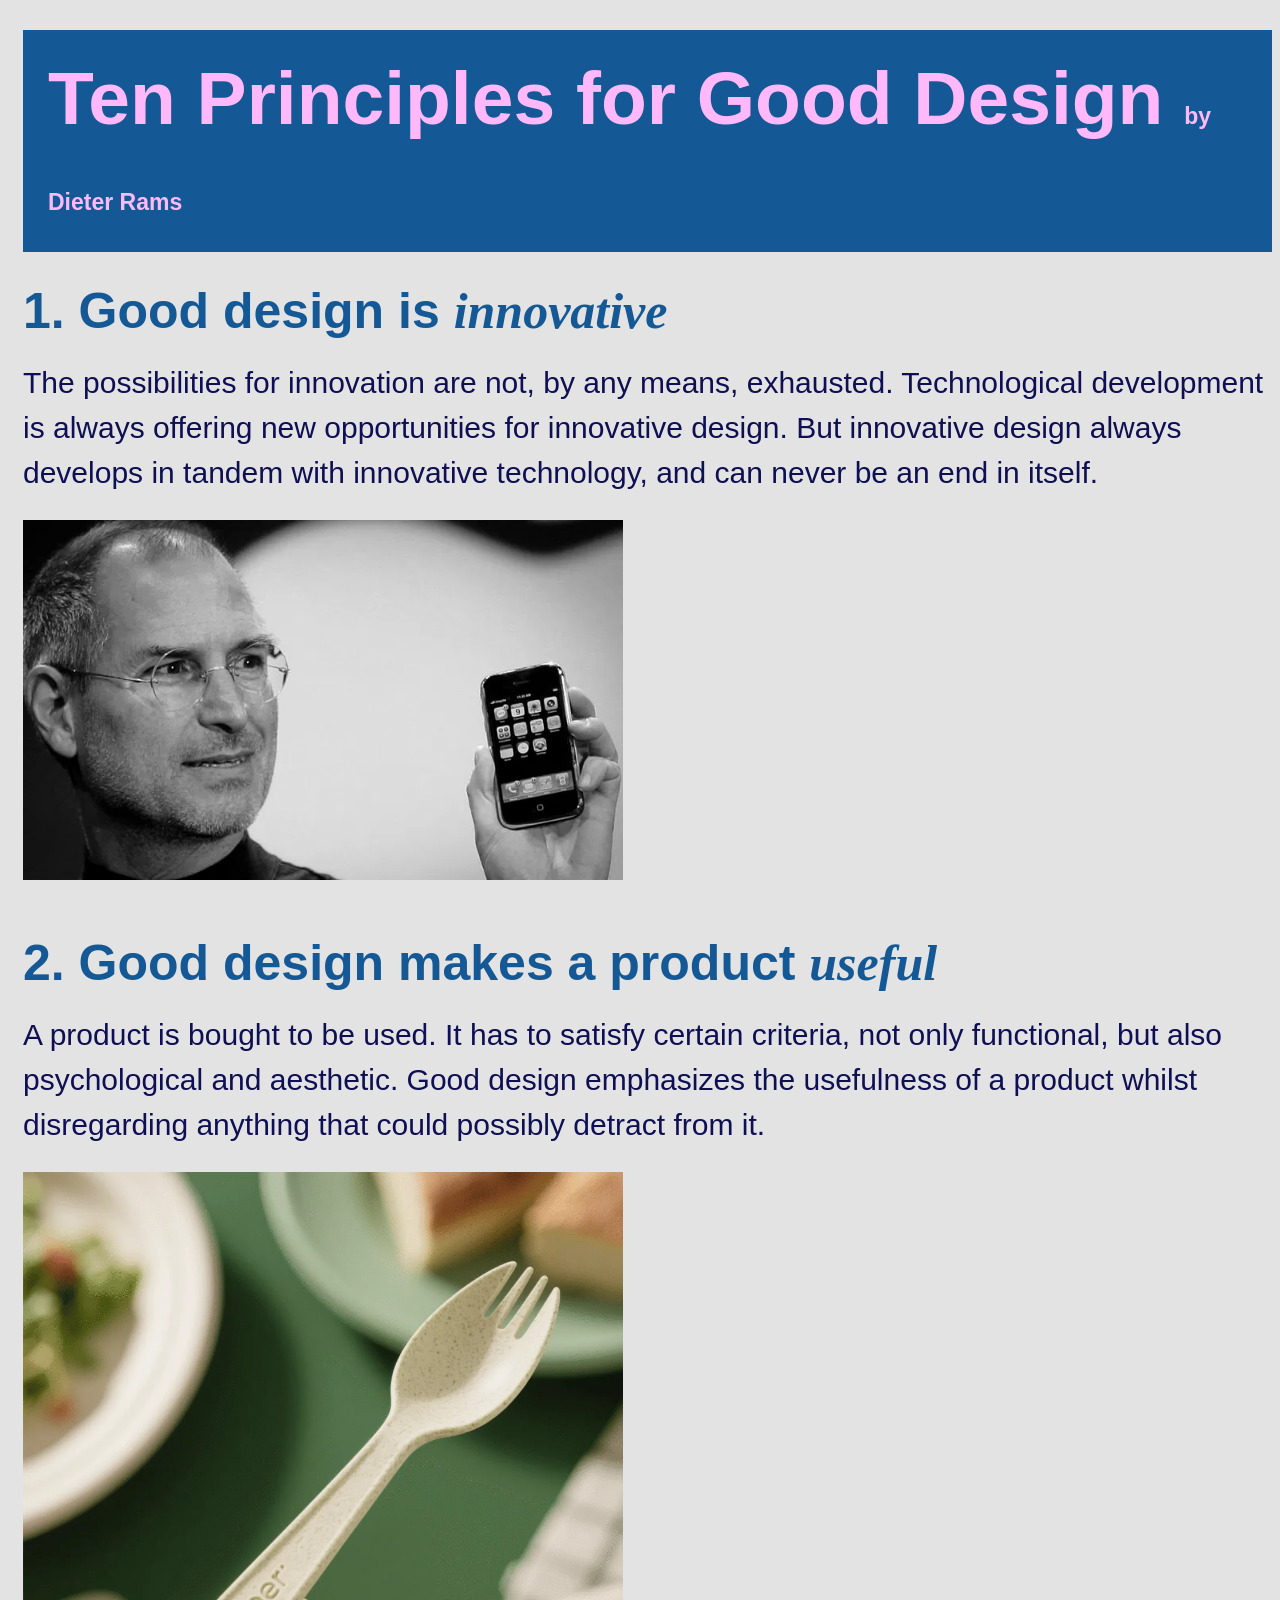
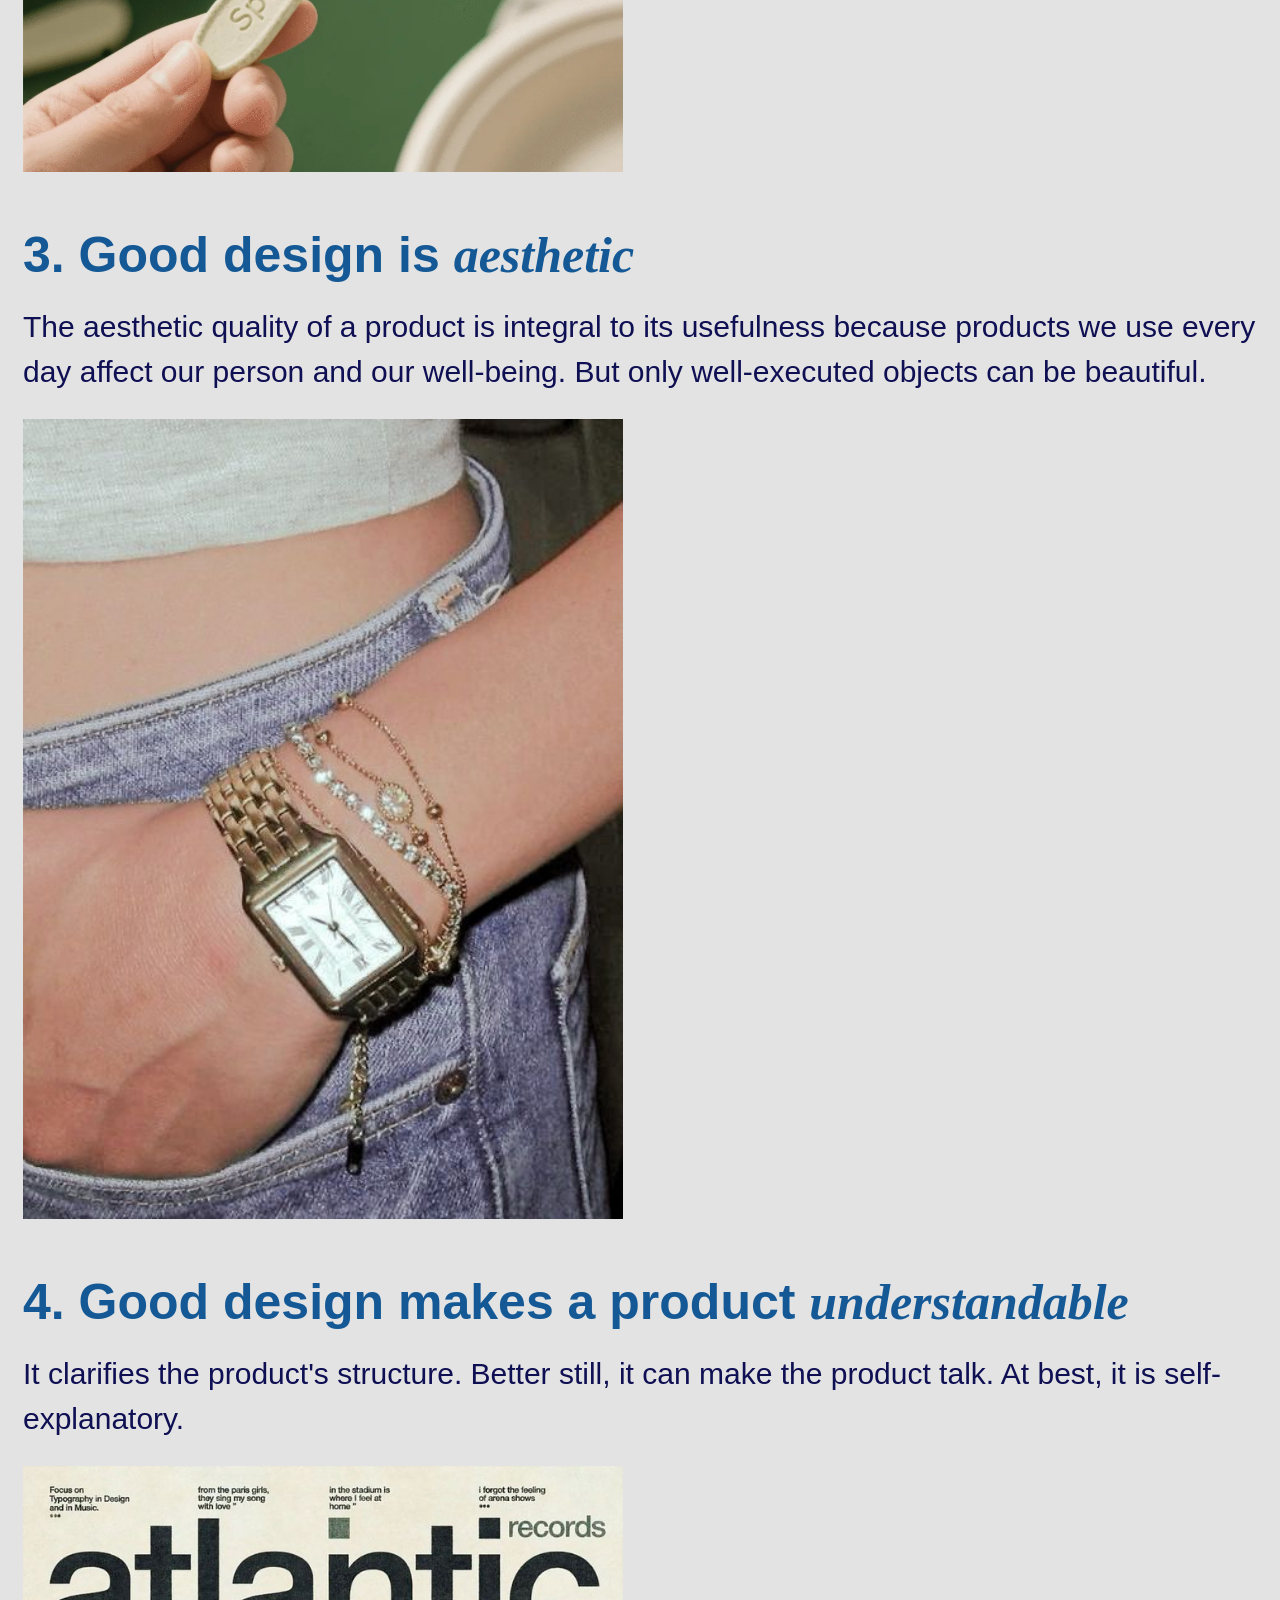
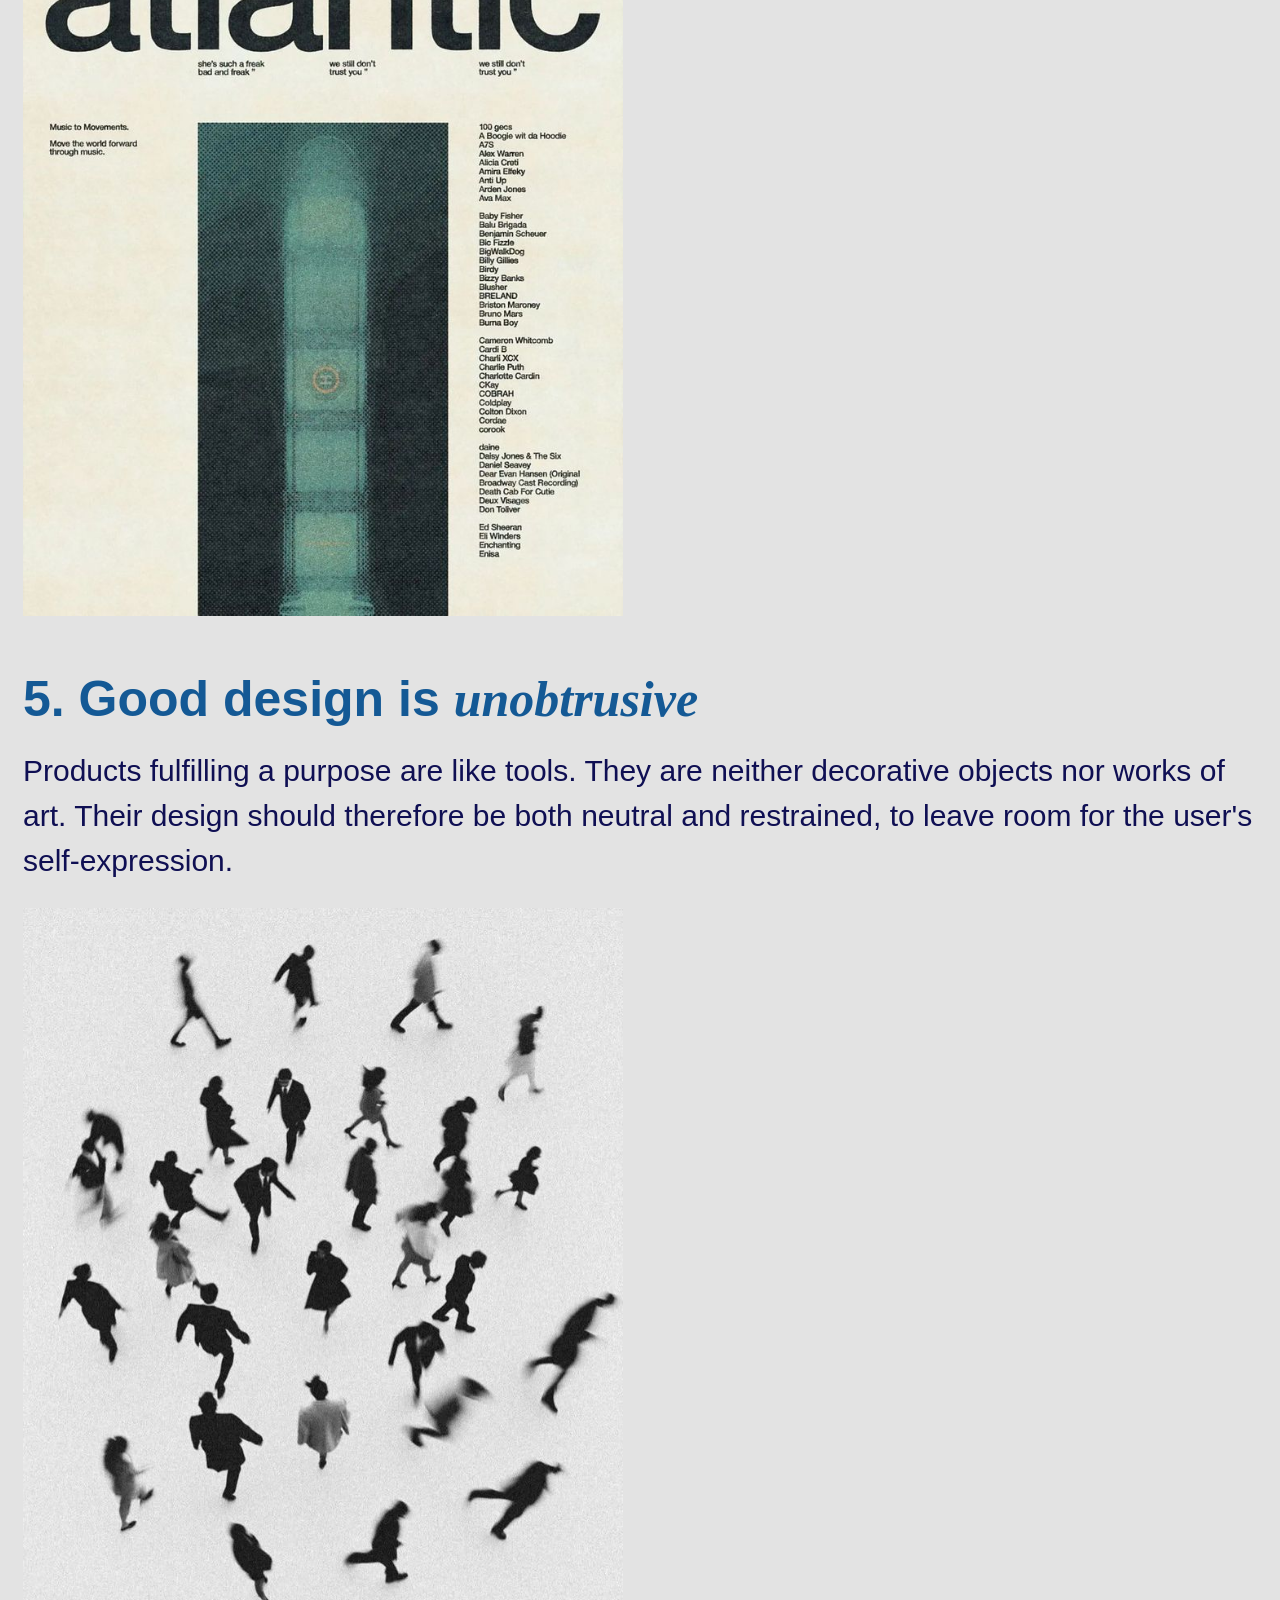
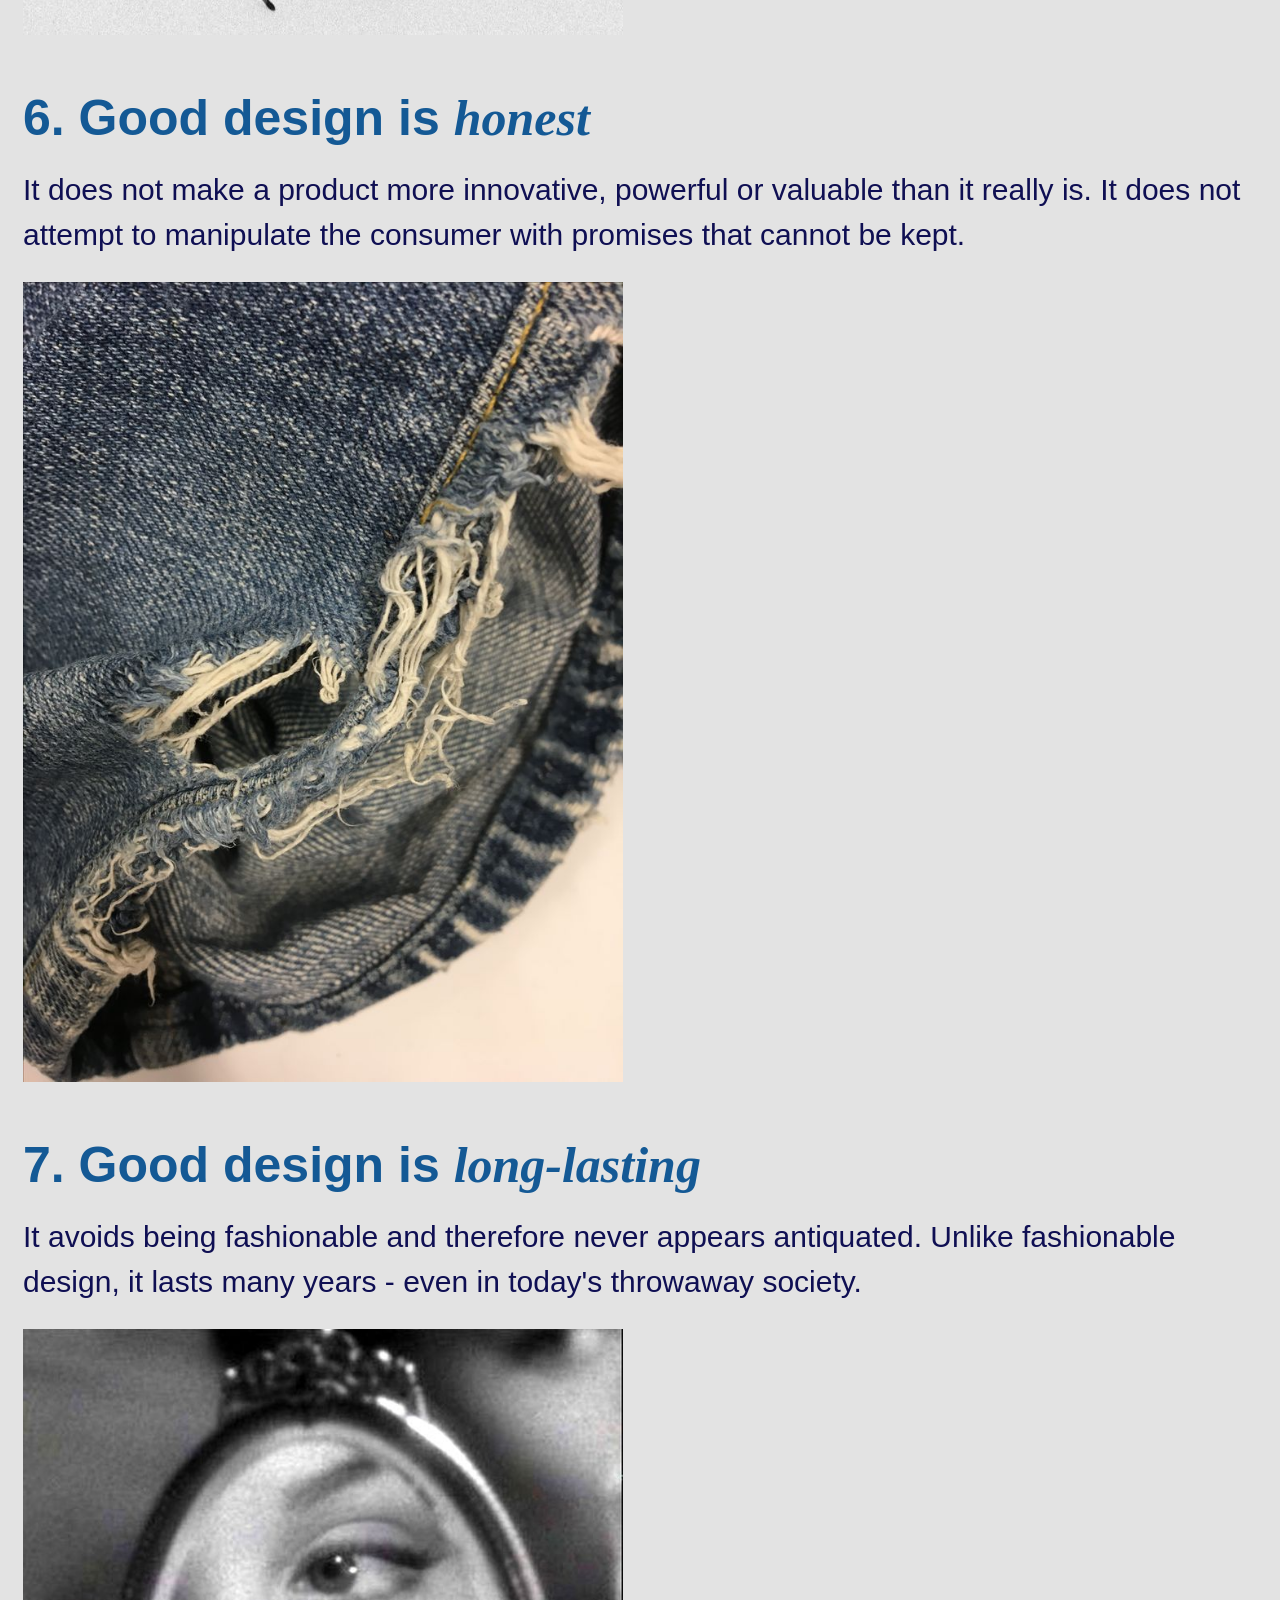
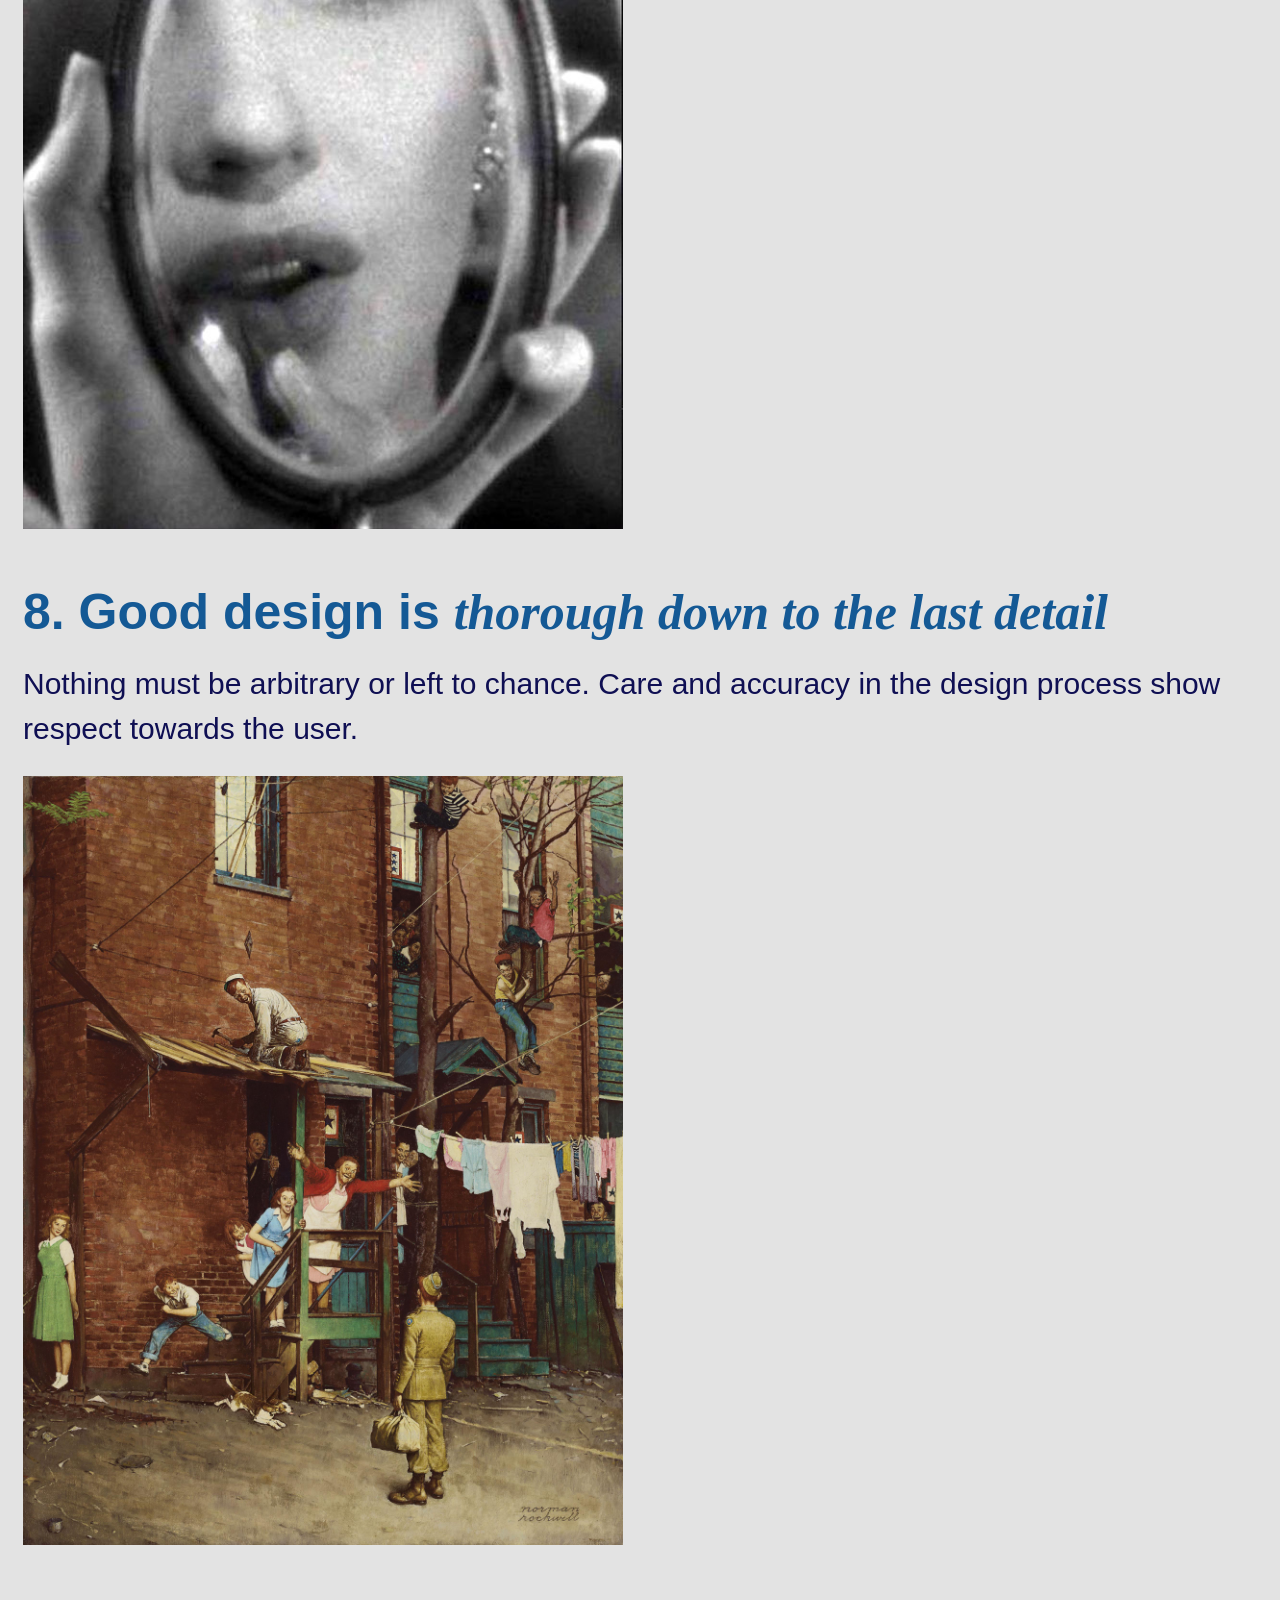
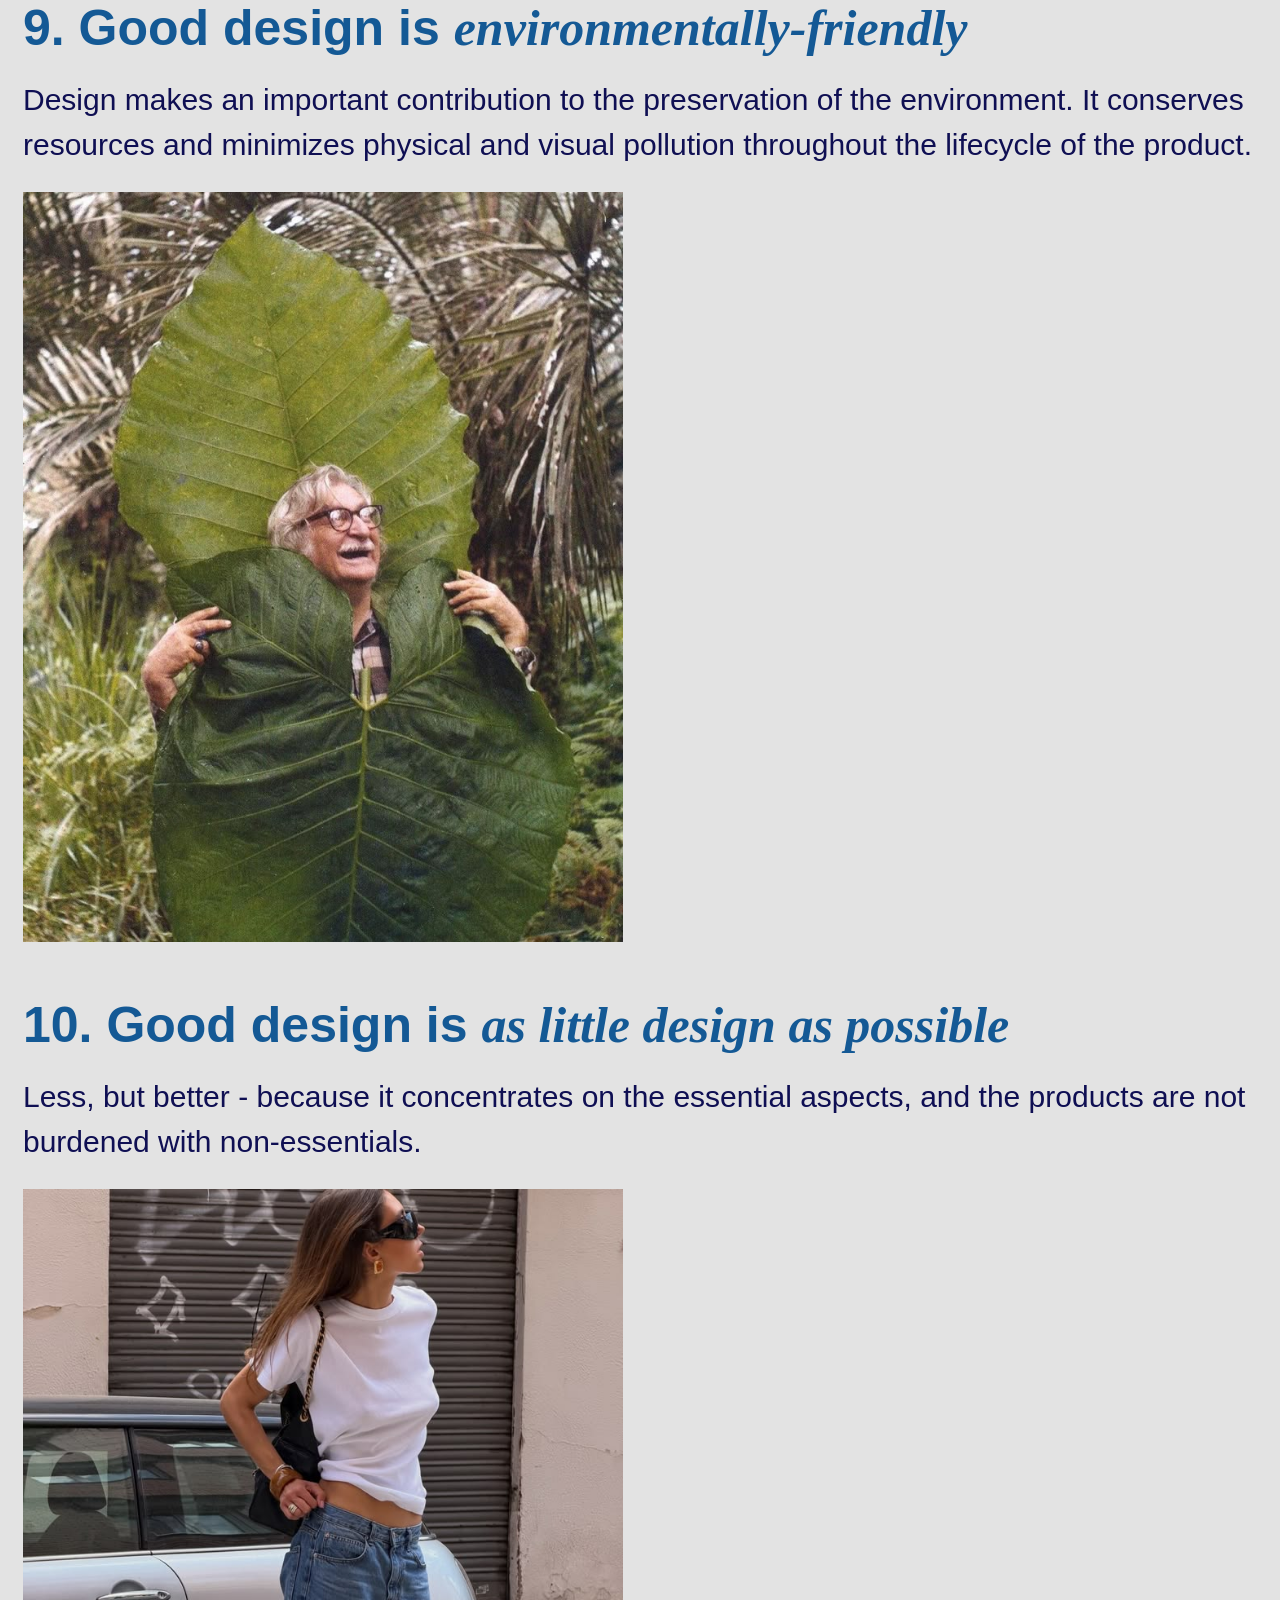
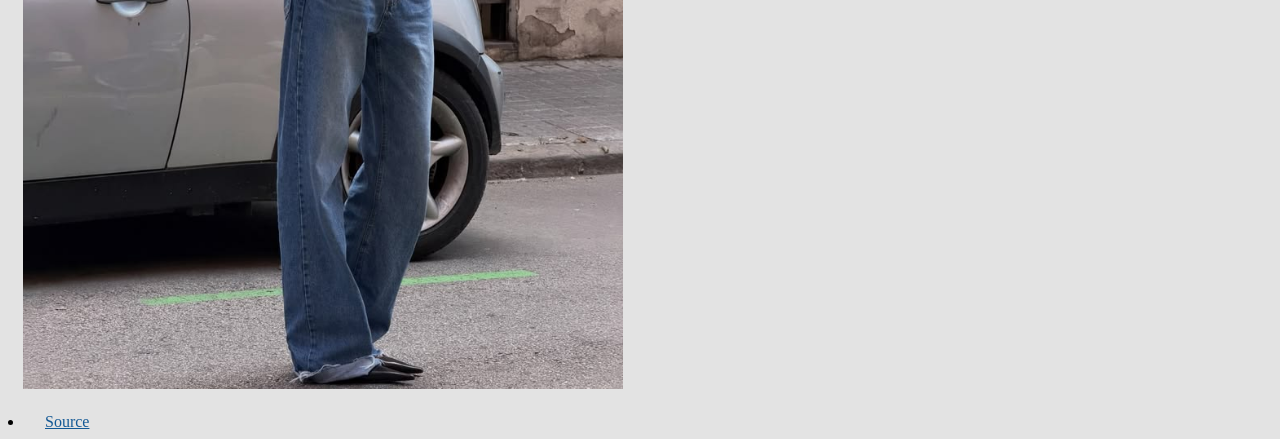
<file: Exercise 2/index.html>
<!DOCTYPE html>
<html>
    <head>
        <link rel="stylesheet" href="stylesheet.css">
        <title>Ten Principles for Good Design</title>
    </head>
    <body>
        <h1 id="header">Ten Principles for Good Design <span id="author">by Dieter Rams</span></h1>

        <h2 class="principle">1. Good design is <span class="italics">innovative</span></h2>
        <p class="details">The possibilities for innovation are not, by any means, exhausted. Technological development is always offering new opportunities for innovative design. But innovative design always develops in tandem with innovative technology, and can never be an end in itself.</p>
        <img class="img" src="img sources/steve jobs.jpg.webp" alt="Steve Jobs first iPhone">

        <h2 class="principle">2. Good design makes a product <span class="italics">useful</span></h2>
        <p class="details">A product is bought to be used. It has to satisfy certain criteria, not only functional, but also psychological and aesthetic. Good design emphasizes the usefulness of a product whilst disregarding anything that could possibly detract from it.</p>
        <img class="img" src="img sources/spork.webp" alt="spork">

        <h2 class="principle">3. Good design is <span class="italics">aesthetic</span></h2>
        <p class="details">The aesthetic quality of a product is integral to its usefulness because products we use every day affect our person and our well-being. But only well-executed objects can be beautiful.</p>
        <img class="img" src="img sources/bracelet layer.jpg" alt="iPhone 15 Pro" alt="bracelet layer">

        <h2 class="principle">4. Good design makes a product <span class="italics">understandable</span></h2>
        <p class="details">It clarifies the product's structure. Better still, it can make the product talk. At best, it is self-explanatory.</p>
        <img class="img" src="img sources/hierarchy.jpg" alt="hierarchy">

        <h2 class="principle">5. Good design is <span class="italics">unobtrusive</span></h2>
        <p class="details">Products fulfilling a purpose are like tools. They are neither decorative objects nor works of art. Their design should therefore be both neutral and restrained, to leave room for the user's self-expression.</p>
        <img class="img" src="img sources/unobtrusive.jpg" alt="unobtrusive">

        <h2 class="principle">6. Good design is <span class="italics">honest</span></h2>
        <p class="details">It does not make a product more innovative, powerful or valuable than it really is. It does not attempt to manipulate the consumer with promises that cannot be kept.</p>
        <img class="img" src="img sources/jean bottom.jpg" alt="jean bottom">

        <h2 class="principle">7. Good design is <span class="italics">long-lasting</span></h2>
        <p class="details">It avoids being fashionable and therefore never appears antiquated. Unlike fashionable design, it lasts many years - even in today's throwaway society.</p>
        <img class="img" src="img sources/long lasting.jpg" alt="long lasting">

        <h2 class="principle">8. Good design is <span class="italics">thorough down to the last detail</span></h2>
        <p class="details">Nothing must be arbitrary or left to chance. Care and accuracy in the design process show respect towards the user.</p>
        <img class="img" src="img sources/homecoming.jpeg" alt="homecoming">

        <h2 class="principle">9. Good design is <span class="italics">environmentally-friendly</span></h2>
        <p class="details">Design makes an important contribution to the preservation of the environment. It conserves resources and minimizes physical and visual pollution throughout the lifecycle of the product.</p>
        <img class="img" src="img sources/environment.jpg" alt="environmentally friendly">

        <h2 class="principle">10. Good design is <span class="italics">as little design as possible</span></h2>
        <p class="details">Less, but better - because it concentrates on the essential aspects, and the products are not burdened with non-essentials.</p>
        <img class="img" src="img sources/simple.jpg" alt="jeans and tshirt">

        <li><a href="https://www.vitsoe.com/us/about/good-design" target="_blank">Source</a></li>

    </body>
</html>
</file>
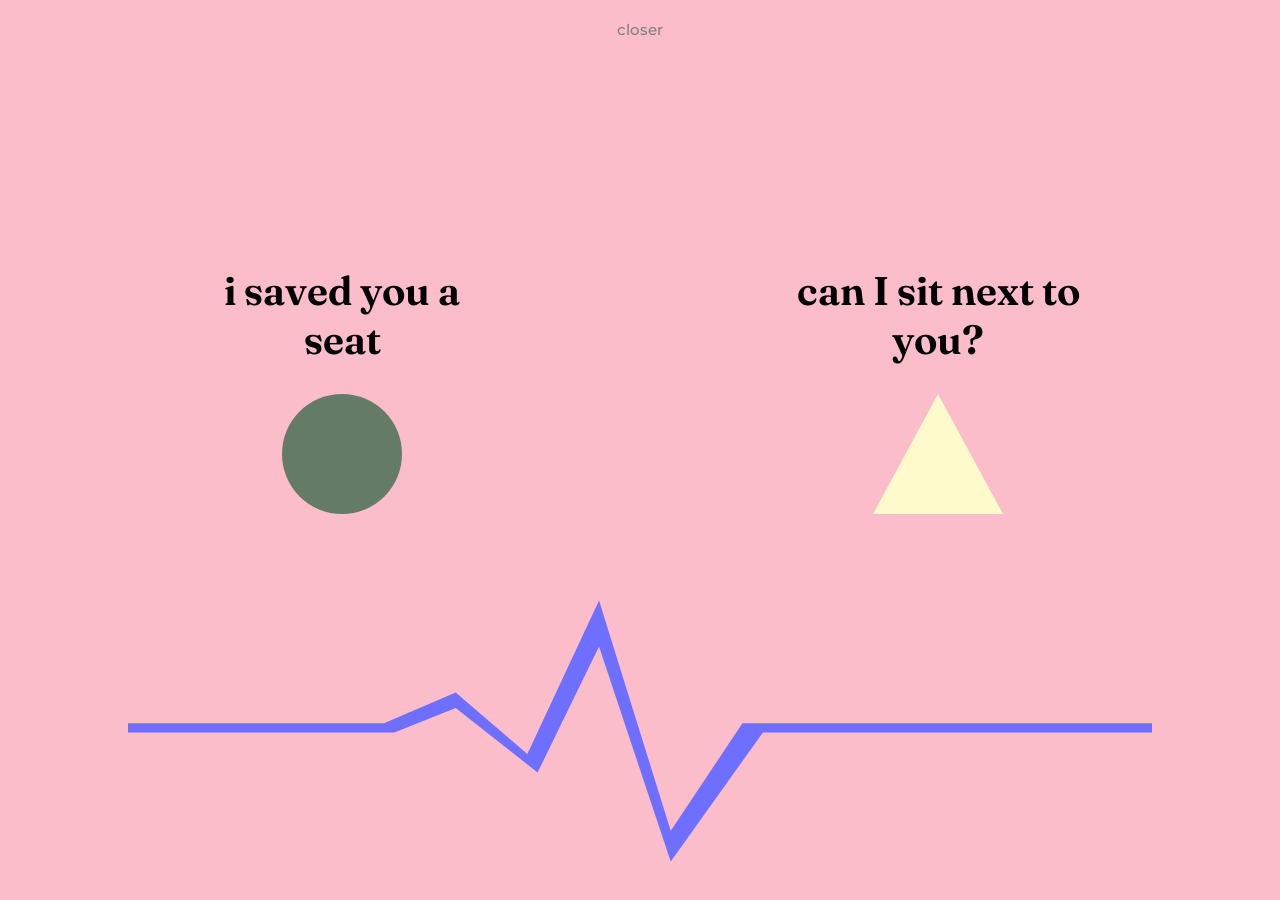
<file: Exercise 3/index.html>
<!DOCTYPE html>
<html>
    <head>
        <title>4 SEASONS</title>
        <link rel="stylesheet" href="style.css">

        <!-- google fonts -->
         <link rel="preconnect" href="https://fonts.googleapis.com">
        <link rel="preconnect" href="https://fonts.gstatic.com" crossorigin>
        <link href="https://fonts.googleapis.com/css2?family=Fraunces:ital,opsz,wght@0,9..144,100..900;1,9..144,100..900&family=Montserrat:ital,wght@0,100..900;1,100..900&display=swap" rel="stylesheet">

        <meta name="viewport" content="width=device-width, initial-scale=1.0">
    </head>
    <body>
        <section id="shapeandlines">
            <div class="lovers">
                <h2 class="cline1">i like your sweater</h2>
                <h2 class="cline2">i saved you a seat</h2>
                <h2 class="cline3">how was your day?</h2>
                <h2 class="cline4">take care</h2>
                <div class="circle"></div>
            </div>
            <div class="lovers">
                <h2 class="tline1">I like your dress</h2>
                <h2 class="tline2">can I sit next to you?
                </h2>
                <h2 class="tline3">I missed you
                </h2>
                <h2 class="tline4">will I see you again?</h2>
                <div class="triangle"></div>
            </div>
        </section>

        <section id="vital">
            <div class="heartbeat"></div>
        </section>

        <section id="instruction">
                <p class="instruction1">make them close</p>
                <p class="instruction2">closer</p>
                <p class="instruction3">closer !!</p>
                <p class="instruction4">there is a lot of intimacy in never speaking again</p>
        </section>



    </body>
</html>
</file>
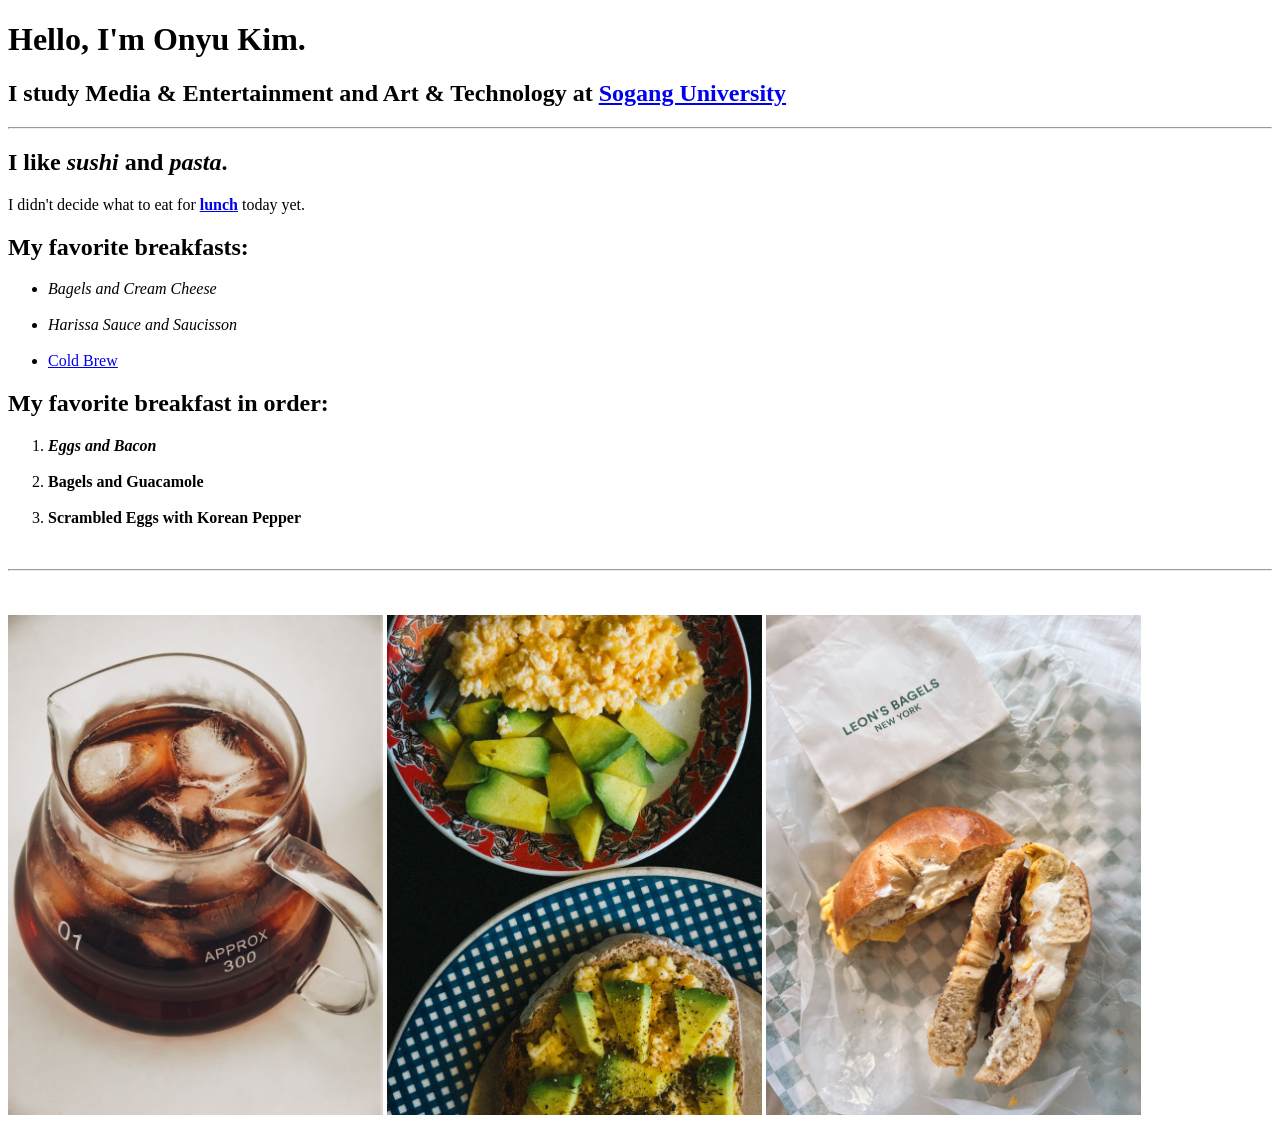
<file: First Page/index.html>
<!DOCTYPE html>
<html>
<head>
    <title>My First Page!!</title>
</head>
<body>
    <h1>Hello, I'm Onyu Kim.</h1>
    <h2>I study Media & Entertainment and Art & Technology at <a href="https://www.sogang.ac.kr/en/home" target="_blank">Sogang University</a></h2>
    <hr>
    <h2>I like <em>sushi</em> and <em>pasta</em>.</h2>
    <p>I didn't decide what to eat for <strong><a href="https://www.momofuku.com/pages/noodle-bar" target="_blank">lunch</a></strong> today yet.</p>

    <h2>My favorite breakfasts:</h2>
    <ul>
        <li><em>Bagels and Cream Cheese</em></li>
        <br>
        <li><em>Harissa Sauce and Saucisson</em></li>
        <br>
        <li><a href="https://chamberlaincoffee.com/?srsltid=AfmBOoqhoOMaIbOCcRHMEWUI_D5rPAX3jEYF0bBLpUZ8sRLnEYMD-oTo" target="_blank">Cold Brew</a></li>
    </ul>
    <h2>My favorite breakfast in order:</h2>
    <ol>
        <li><em><strong>Eggs and Bacon</strong></em></li>
        <br>
        <li><strong>Bagels and Guacamole</strong></li>
        <br>
        <li><strong>Scrambled Eggs with Korean Pepper</strong></li>
    </ol>
    <br>
    <hr>
    <br>
    <br>
    <img src="pexels-esranurkalay-13302015.jpg" height="500" alt="cold brew">
    <img src="pexels-mel-g-290426165-18277226.jpg" height="500" alt="scrambled egg">
    <img src="pexels-vince-28962758.jpg" height="500" alt="bagels and cream cheese">
</body>

</html>
</file>
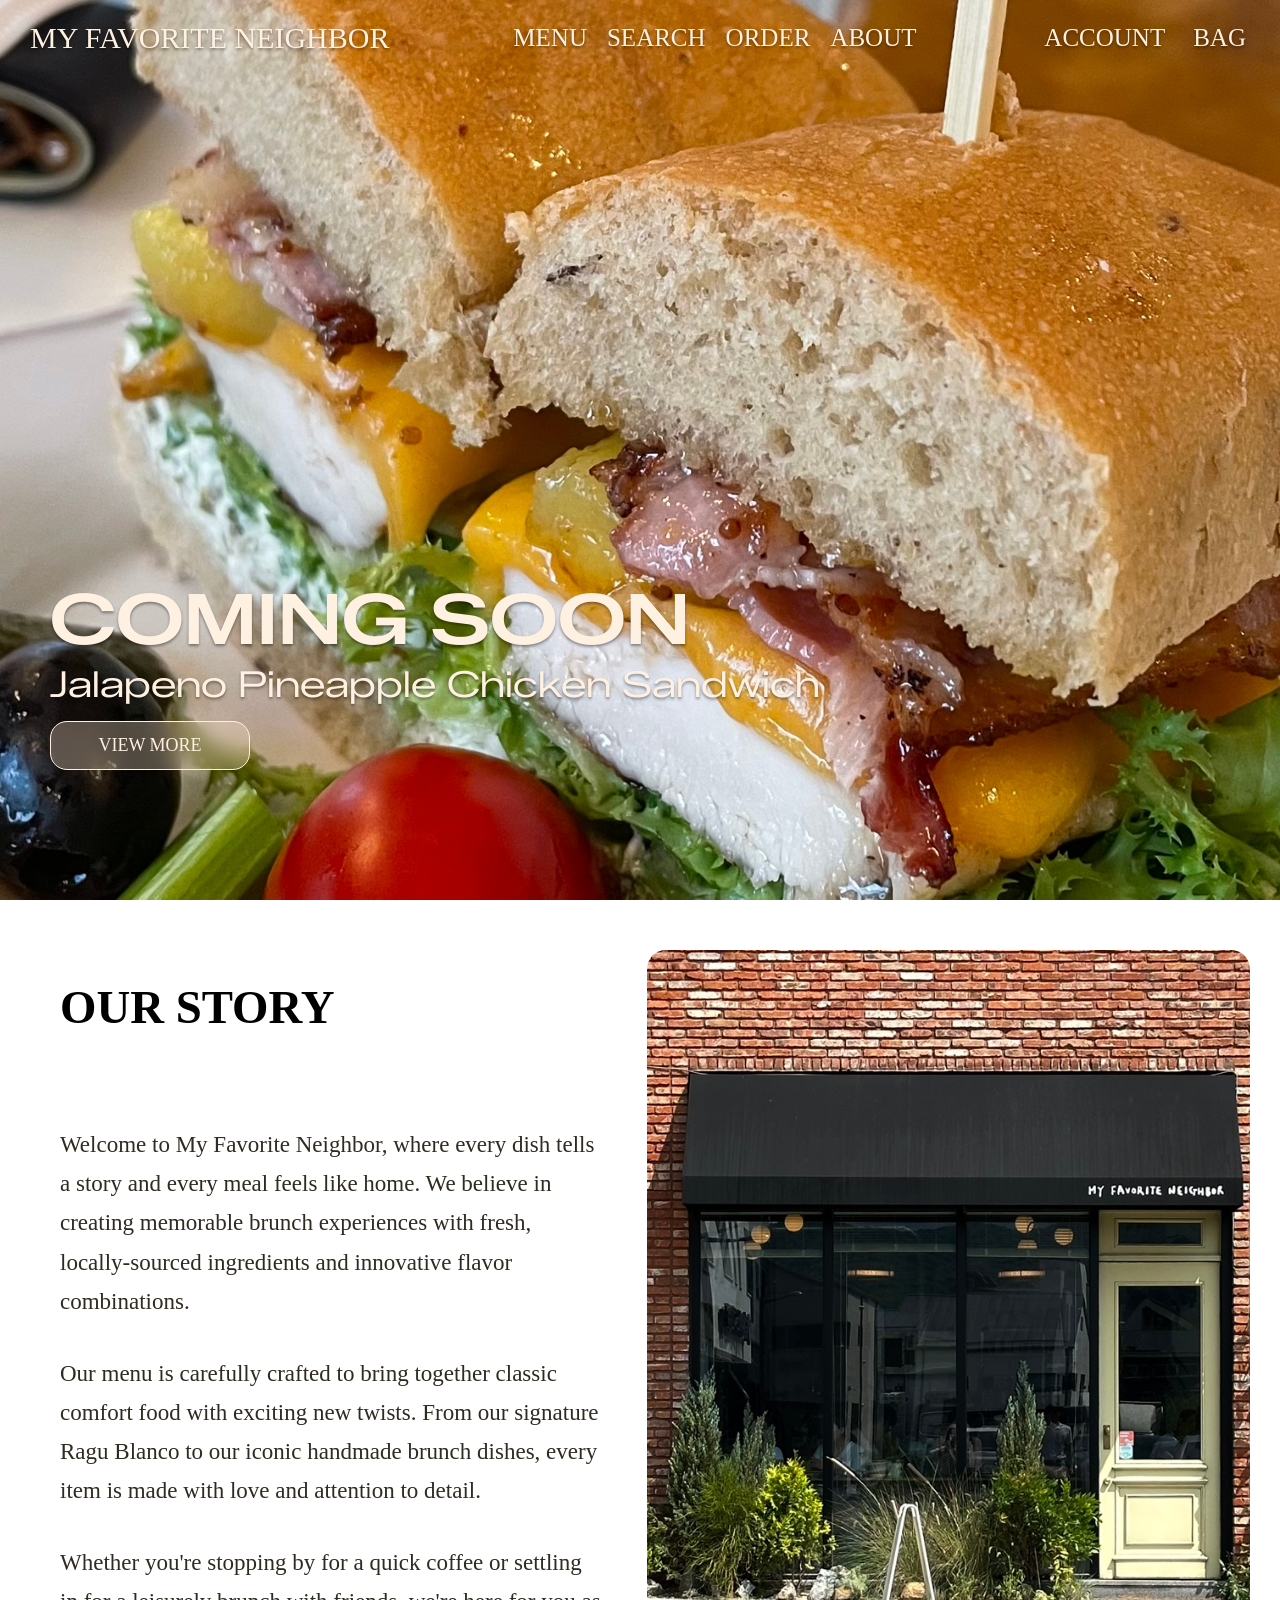
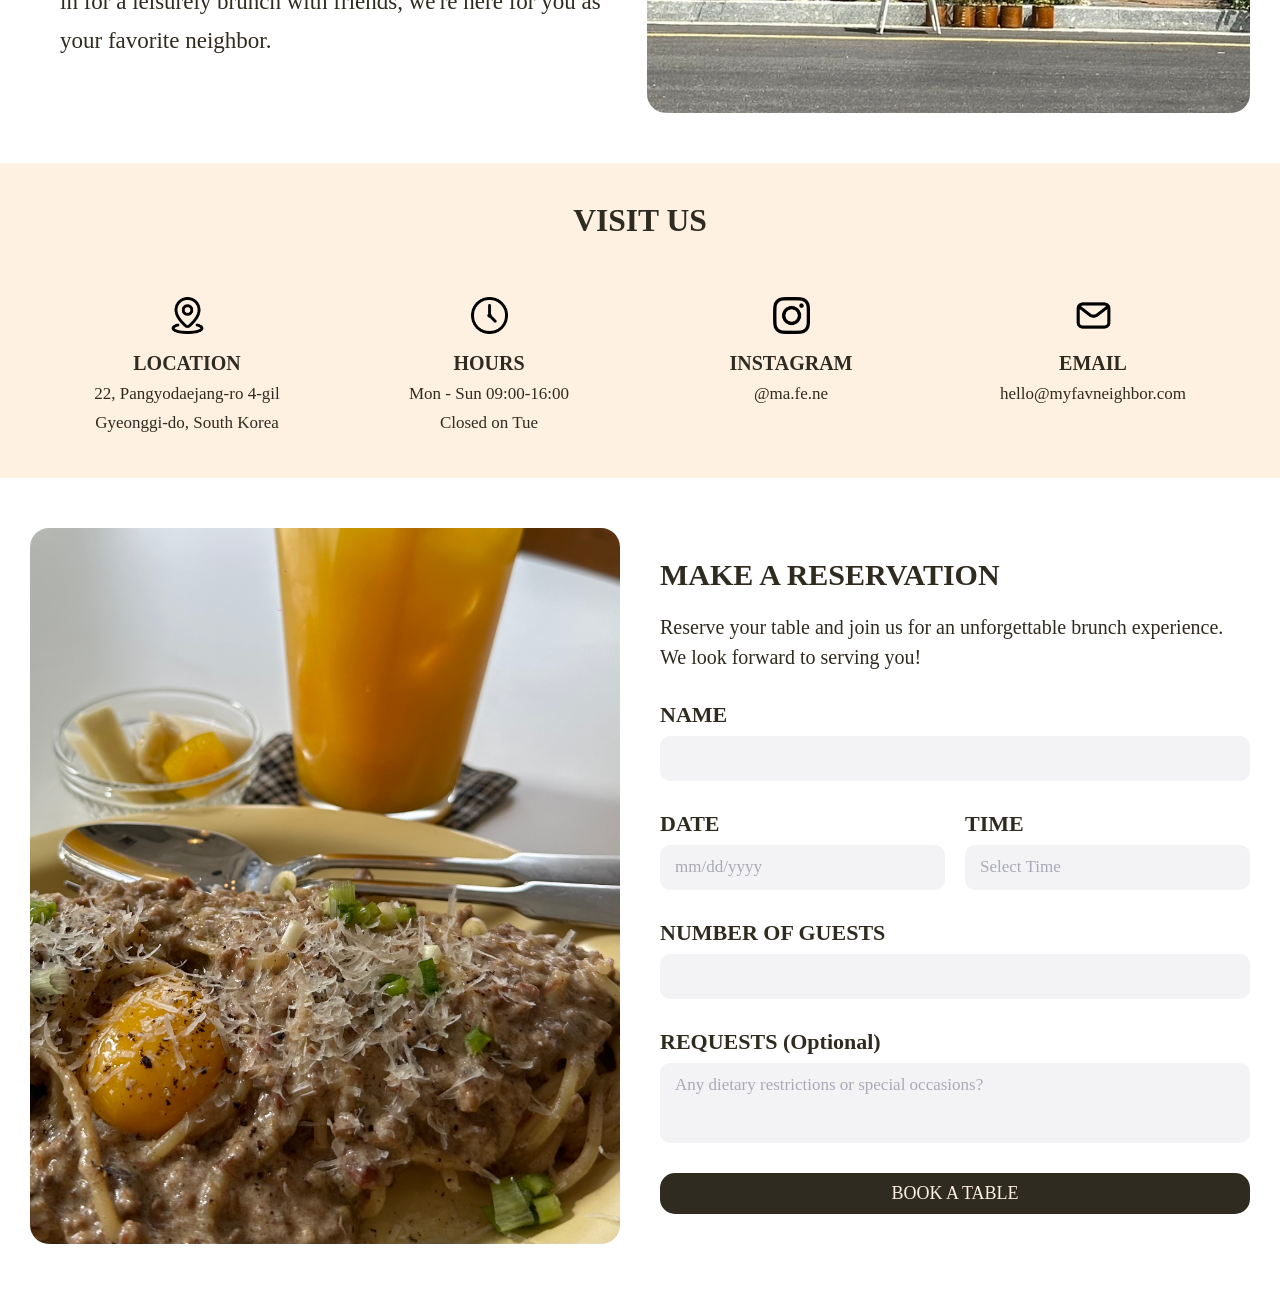
<file: Project 1/index.html>
<!DOCTYPE html>
<html>
    <head>
        <title> MY FAVORITE NEIGHBOR</title>
        <link rel="stylesheet" href="sytle.css">
        <!--fonts-->
        <link rel="preconnect" href="https://fonts.googleapis.com">
        <link rel="preconnect" href="https://fonts.gstatic.com" crossorigin>
        <link href="https://fonts.googleapis.com/css2?family=IBM+Plex+Sans+Condensed:ital,wght@0,100;0,200;0,300;0,400;0,500;0,600;0,700;1,100;1,200;1,300;1,400;1,500;1,600;1,700&family=Libre+Caslon+Condensed:ital,wght@0,400..700;1,400..700&family=Zalando+Sans+Expanded:ital,wght@0,200..900;1,200..900&display=swap" rel="stylesheet">
    </head>
    <body>
        <!-- hero -->
        <section class="hero">
        <header>
                <div class="title">
                    <h1>MY FAVORITE NEIGHBOR</h1>
                </div>

                <div class="categories">
                    <div class="MENU">
                        MENU

                        <div class="menu-dropdown">
                            <div class="menu-column">
                                <h4>SANDWICH / TOAST</h4>
                                <p>French Toast</p>
                                <p>Pecan Cranberry Chicken S/W</p>
                                <p>Fresh Italian Baguette S/W</p>
                                <p>Jalapeno Cream Cheese S/W</p>
                                <p>Season Fruit Cream Cheese Bagel</p>
                                <p>Apple Brie Open Toast</p>
                            </div>

                            <div class="menu-column">
                                <h4>PASTA</h4>
                                <p>Ragu Bolognese</p>
                                <p>Ragu Blanco</p>
                                <p>Garlic Mushroom Pasta</p>
                                <p>Anchovy Pasta</p>
                                <p>Rose Tteokbokki</p>
                            </div>

                            <div class="menu-column">
                                <h4>SALAD / RICE</h4>
                                <p>Som Tam Salad</p>
                                <p>Summer Salad</p>
                                <p>Greek Hummus</p>
                                <p>Okinawa Taco Rice</p>
                            </div>

                            <div class="menu-column">
                                <h4>DESSERT</h4>
                                <p>Granola Banana Pudding</p>
                                <p>Home-made Tiramisu</p>
                                <p>MFN Cheese Platter</p>
                            </div>
                        </div>
                    </div>
                    <div class="SEARCH">SEARCH

                        <div class="search-dropdown">
                            <div class="search-box">Search...</div>

                        </div>
                    </div>
                    <div class="ORDER">ORDER</div>
                    <div class="ABOUT">ABOUT</div>
                </div>

                <div class="bag">
                    <div class="ACCOUNT">ACCOUNT</div>
                    <div class="BAG">BAG</div>
                </div>
        </header>
            <section id="comingsoon">
                <div class="herotitle">
                    <div class="zalando-sans-expanded-600 COMINGSOON">COMING SOON</div>
                    <div class="zalando-sans-expanded-400 jalapeno-sandwich">Jalapeno Pineapple Chicken Sandwich</div>
                    <button class="libre-caslon-condensed-400 viewmore">VIEW MORE</button>
                </div>
            </section>
        </section>

        <!-- our story -->
        <section id="ourstory" class="storygrid">
            <div class="storytitle">
                <h3 class="libre-caslon-condensed-600">OUR STORY</h3>
            </div>
            
            <div class="storycontent">
                <p class="story1">Welcome to My Favorite Neighbor, where every dish tells a story and every meal feels like home. We believe in creating memorable brunch experiences with fresh, locally-sourced ingredients and innovative flavor combinations.
                </p>
           
                <p class="story2">Our menu is carefully crafted to bring together classic comfort food with exciting new twists. From our signature Ragu Blanco to our iconic handmade brunch dishes, every item is made with love and attention to detail.
                </p>
  
                <p class="story3">
                Whether you're stopping by for a quick coffee or settling in for a leisurely brunch with friends, we're here for you as your favorite neighbor.
                </p>
            </div>

            <div class="storyimage">
                <img src="image/ourstory.jpg" alt="store image">
            </div>

        </section>

        <!--contact info-->
        <section id="contactsection">
            <div class="visitus">
                <h3>VISIT US</h3>
            </div>
            <div class="icon1">
                <img src="image/location.png" alt="location icon">
            </div>
            <div class="icon2">
                <img src="image/clock.png" alt="clock icon">
            </div>
            <div class="icon3">
                <img src="image/instagram.png" alt="instagram icon">
            </div>
            <div class="icon4">
                <img src="image/mail.png" alt="mail icon">
            </div>
            <div class="location">
                <h4>LOCATION</h4>
                <p><a href="https://maps.app.goo.gl/x8FZWHifxL43h9bLA" target="_blank">22, Pangyodaejang-ro 4-gil<br>
                    Gyeonggi-do, South Korea</a></p>
            </div>
            <div class="hours">
                <h4>HOURS
                </h4>
                <p>Mon - Sun 09:00-16:00</p>
                <p>Closed on Tue</p>
            </div>
            <div class="instagram">
                <h4>INSTAGRAM</h4>
                <p><a href="https://www.instagram.com/ma.fe.ne?utm_source=ig_web_button_share_sheet&cplk=ZDNlZDc0MzIxNw==@ma.fe.ne" target="_blank">@ma.fe.ne</a></p>
            </div>
            <div class="email">
                <h4>EMAIL</h4>
                <p>hello@myfavneighbor.com</p>
            </div>
        </section>

        <!--reservation-->
        <section id="reservation">
            <div class="reservation-image">
                <img src="image/reservation.jpeg" alt="reservation image">
            </div>

            <div class="reservation-description">
                <h3>MAKE A RESERVATION</h3>
                <p>Reserve your table and join us for an unforgettable brunch experience. We look forward to serving you!
                </p>

                <div class="reservation-content">
                    <h4>NAME</h4>
                    <div class="input"></div>
                </div>

                <div class="reservation-content-date-time">
                    <div class="date">
                        <h4>DATE</h4>
                        <div class="input">mm/dd/yyyy</div>
                    </div>

                    <div class="time">
                        <h4>TIME</h4>
                        <div class="input">Select Time</div>
                    </div>
                </div>

                <div class="reservation-content">
                    <h4>NUMBER OF GUESTS</h4>
                    <div class="input"></div>
                </div>

                <div class="reservation-content">
                    <h4>REQUESTS (Optional)</h4>
                    <div class="input-request">
                        Any dietary restrictions or special occasions?
                    </div>
                </div>

                <div class="book-table">
                    BOOK A TABLE
                </div>
            </div>
        </section>
    </body>
</html>
</file>
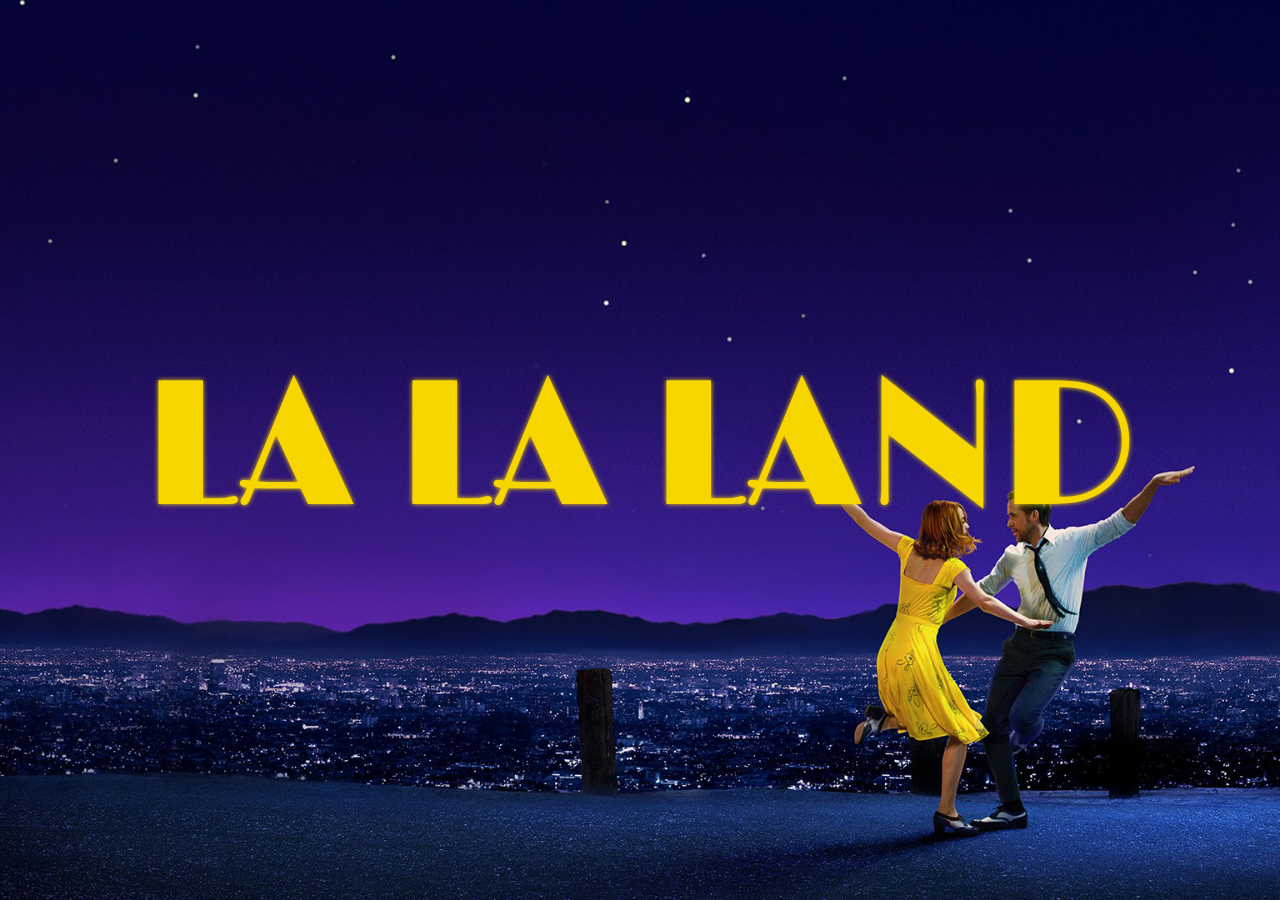
<file: Project 2/index.html>
<!DOCTYPE html>
<html>
    <head>
        <title>La La Land</title>
        <link rel="stylesheet" href="style.css">

        <link rel="preconnect" href="https://fonts.googleapis.com">
        <link rel="preconnect" href="https://fonts.gstatic.com" crossorigin>
        <link href="https://fonts.googleapis.com/css2?family=Limelight&display=swap" rel="stylesheet">
        <link href="https://fonts.googleapis.com/css2?family=Pinyon+Script&display=swap" rel="stylesheet">
        <link href="https://fonts.googleapis.com/css2?family=Courier+Prime:ital,wght@0,400;0,700;1,400;1,700&display=swap" rel="stylesheet">
        <link href="https://fonts.googleapis.com/css2?family=Plus+Jakarta+Sans:ital,wght@0,200..800;1,200..800&display=swap" rel="stylesheet">

        <meta name="viewport" content="width=device-width,initial-scale=1.0">
    </head>
    <body>
        <section class="introbutton">
            <a href=page2.html>LA LA LAND</a>
        </section>

    </body>
</html>
</file>
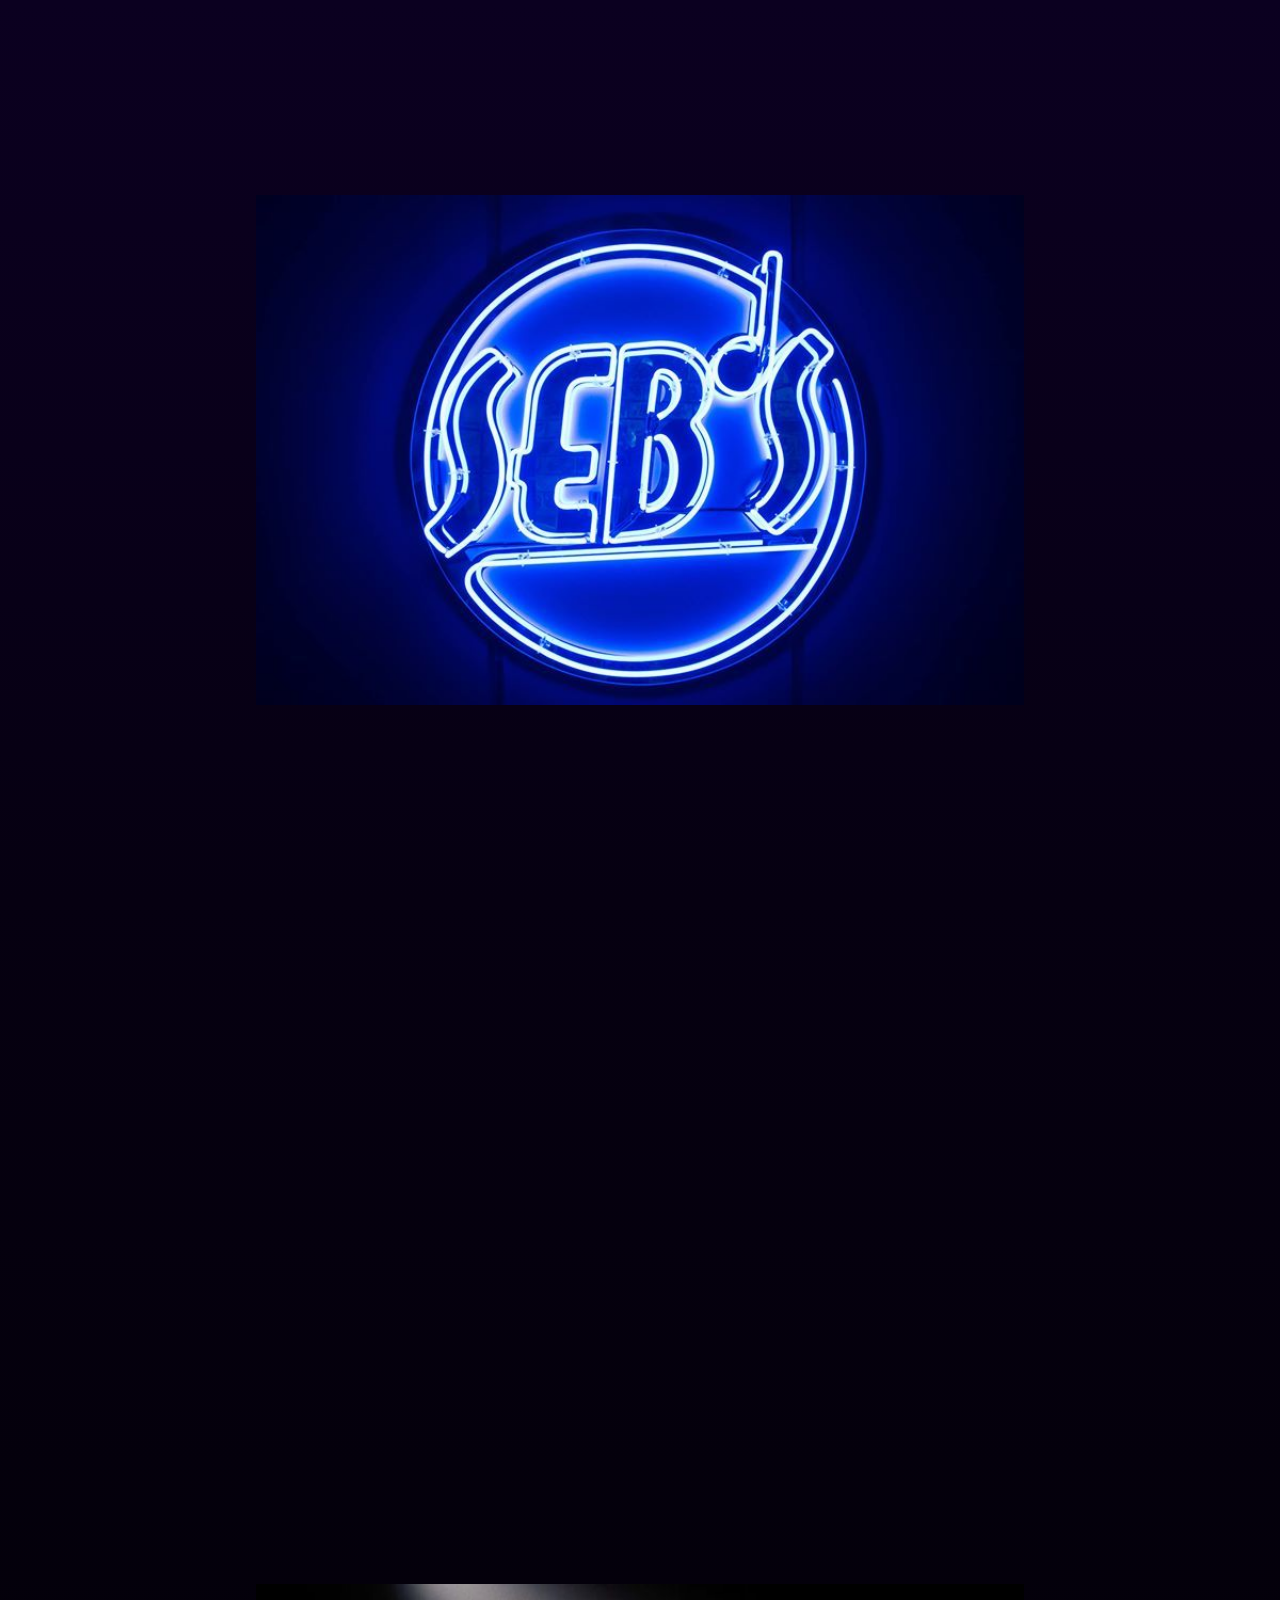
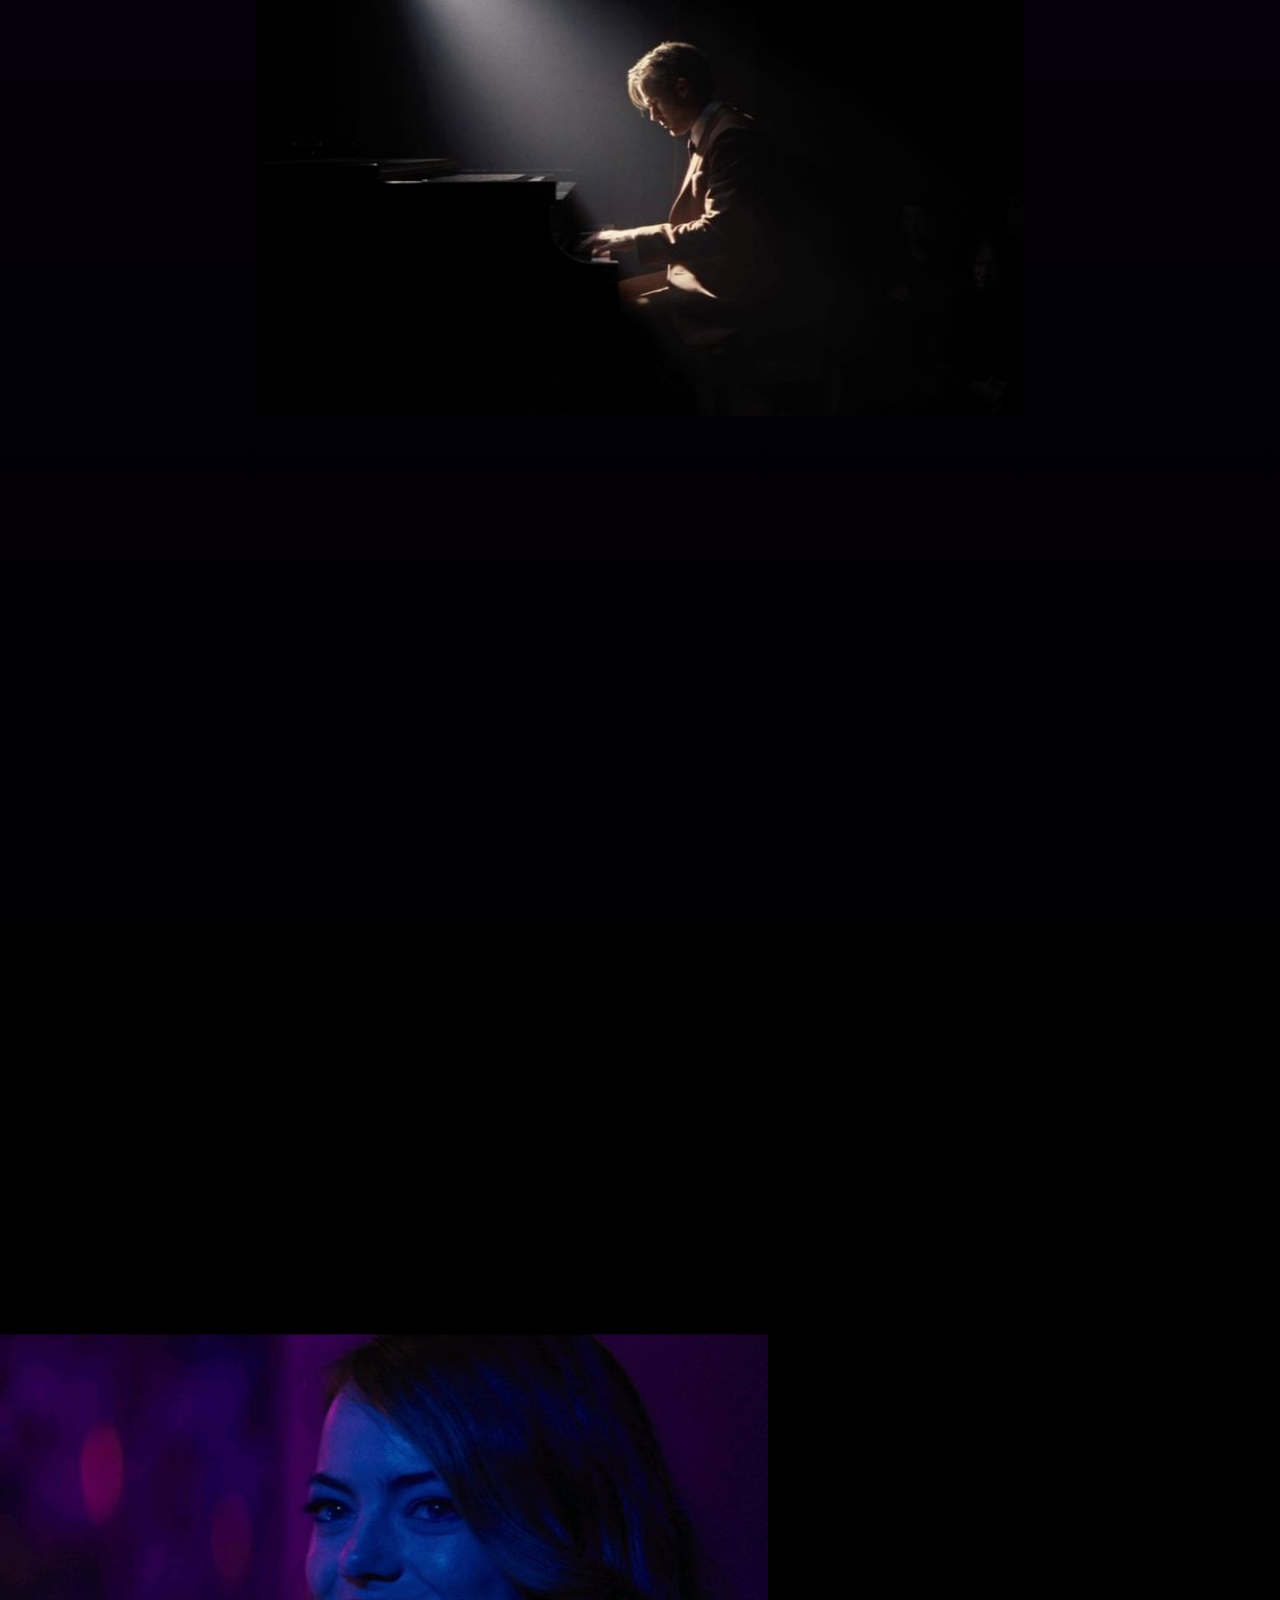
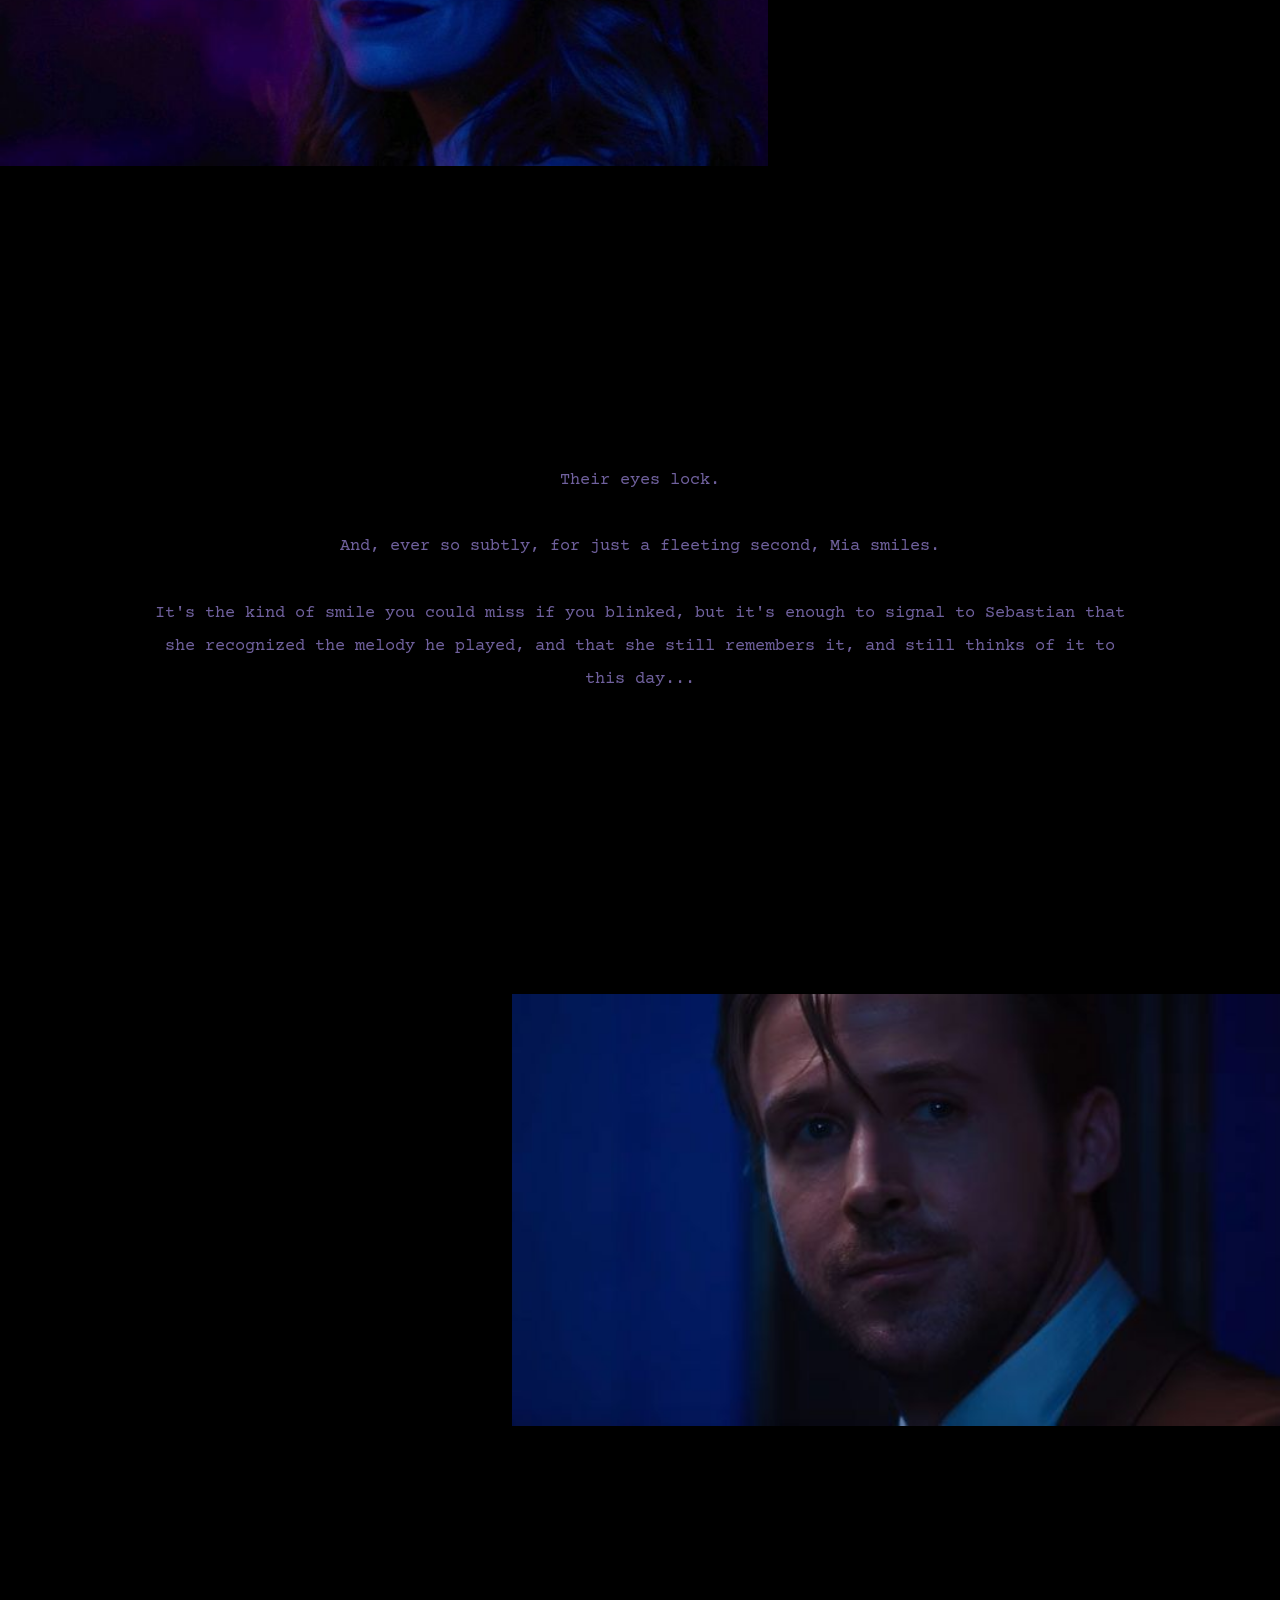
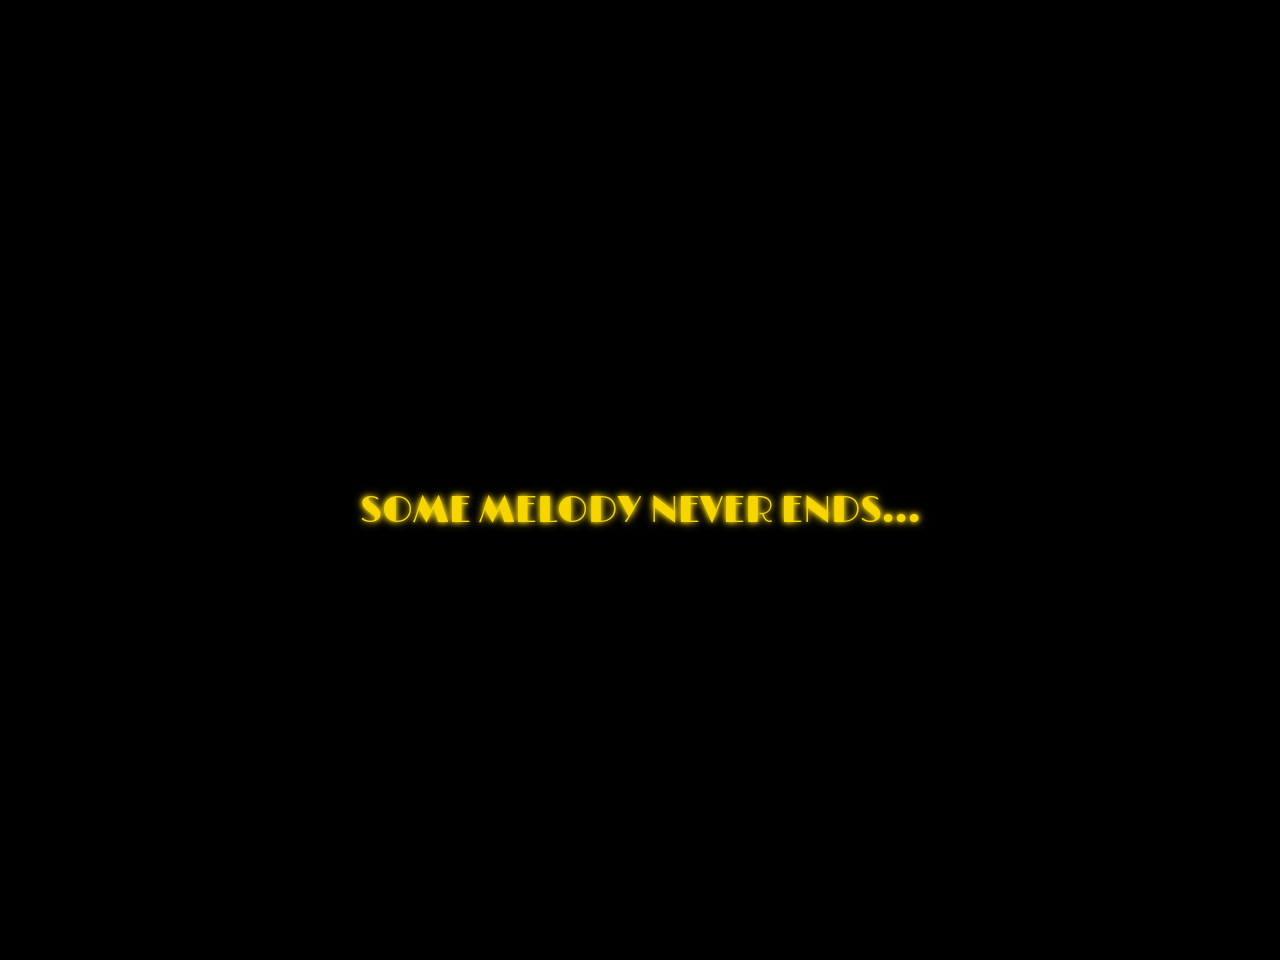
<file: Project 2/last.html>
<!DOCTYPE html>
<html>
    <head>
        <title>La La Land</title>
        <link rel="stylesheet" href="style.css">

        <link rel="preconnect" href="https://fonts.googleapis.com">
        <link rel="preconnect" href="https://fonts.gstatic.com" crossorigin>
        <link href="https://fonts.googleapis.com/css2?family=Limelight&display=swap" rel="stylesheet">
        <link href="https://fonts.googleapis.com/css2?family=Pinyon+Script&display=swap" rel="stylesheet">
        <link href="https://fonts.googleapis.com/css2?family=Courier+Prime:ital,wght@0,400;0,700;1,400;1,700&display=swap" rel="stylesheet">
        <link href="https://fonts.googleapis.com/css2?family=Plus+Jakarta+Sans:ital,wght@0,200..800;1,200..800&display=swap" rel="stylesheet">

        <meta name="viewport" content="width=device-width,initial-scale=1.0">
    </head>
    <body>
        <section class="sebslast">
            <img src="images/sebs.jpg">
        </section>

        <section class="pianolast">
            <img src="images/piano.jpg">
        </section>

        <section class="lastlookmia">
            <img src="images/lastlookmia.png">
        </section>

        <section class="script">
            <p>Their eyes lock.<br><br>And, ever so subtly, for just a fleeting second, Mia smiles.<br><br>It's the kind of smile you could miss if you blinked, but it's enough to signal to Sebastian that she recognized the melody he played, and that she still remembers it, and still thinks of it to this day...</p>
        </section>

        <section class="lastlookseb">
            <img src="images/lastlookseb.png">
        </section>

        <section class="end">
            <a href="index.html">SOME MELODY NEVER ENDS...</a>
        </section>
    </body>
</file>
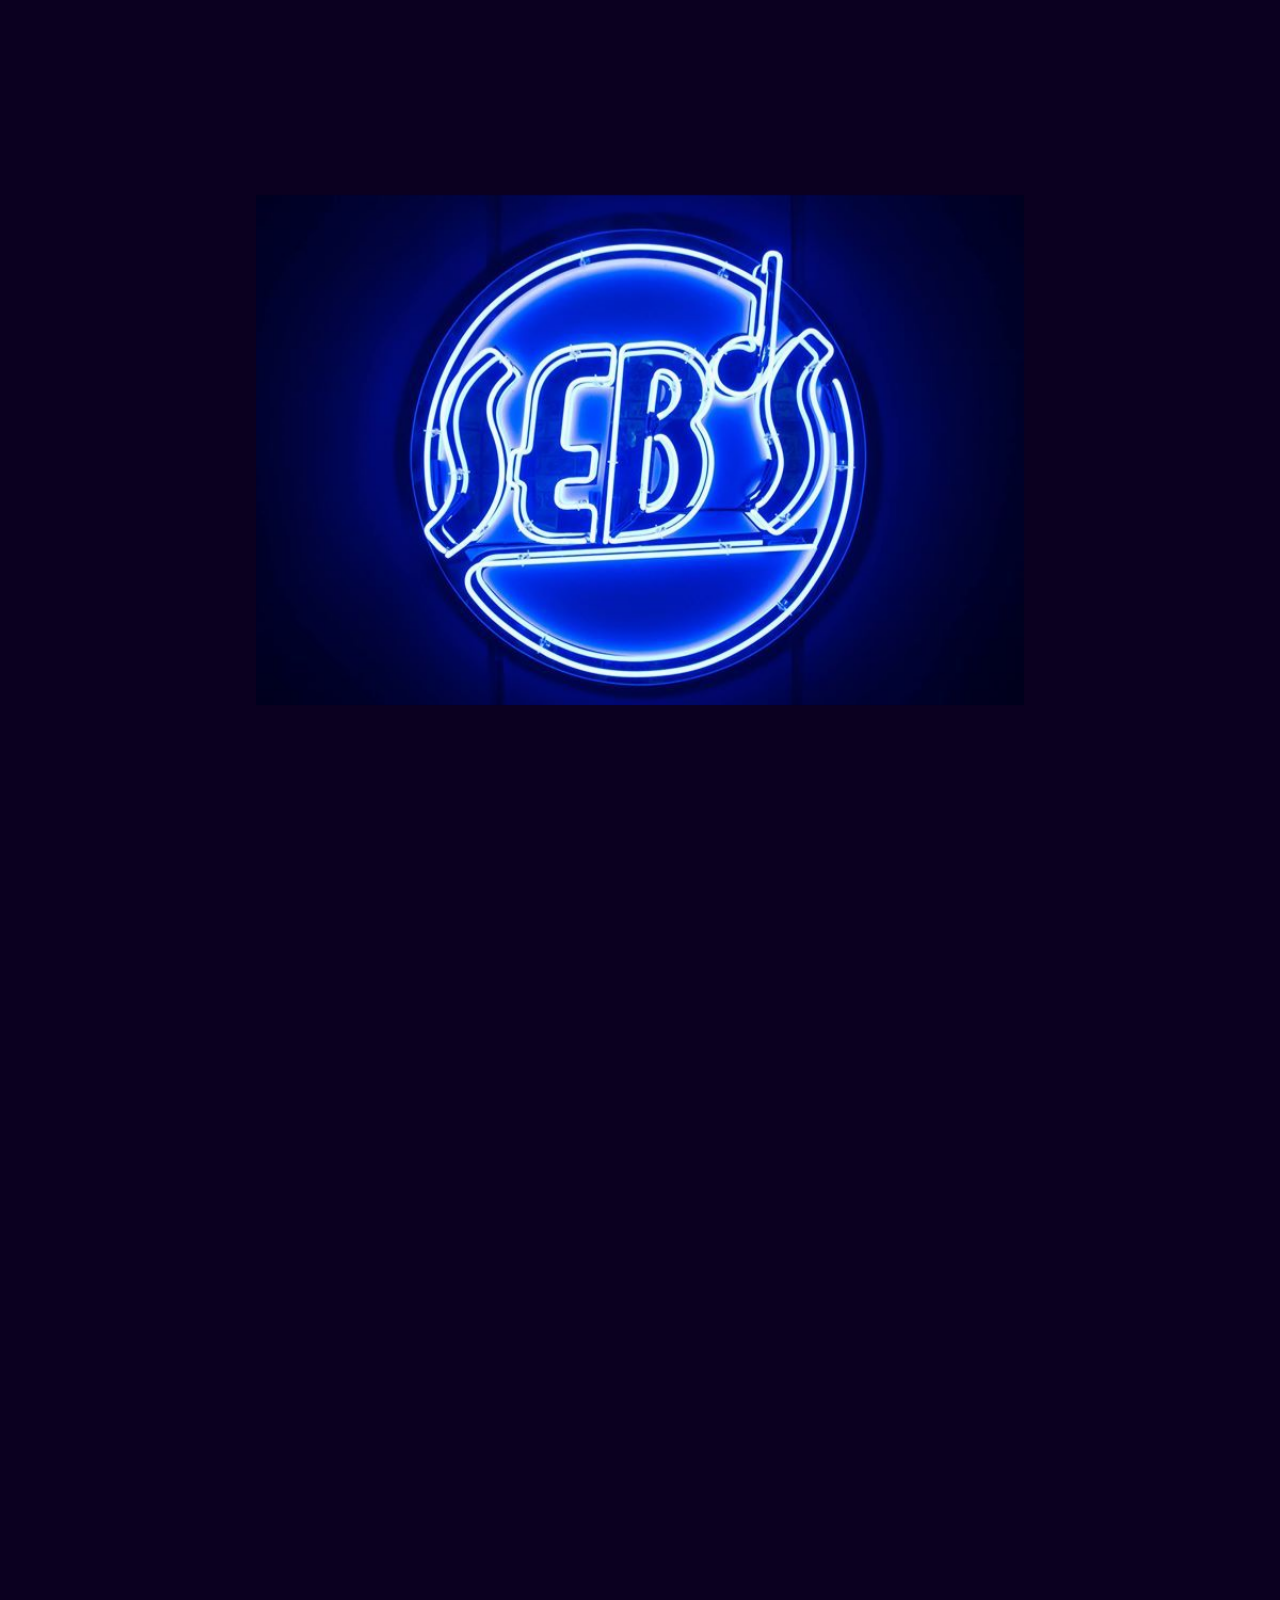
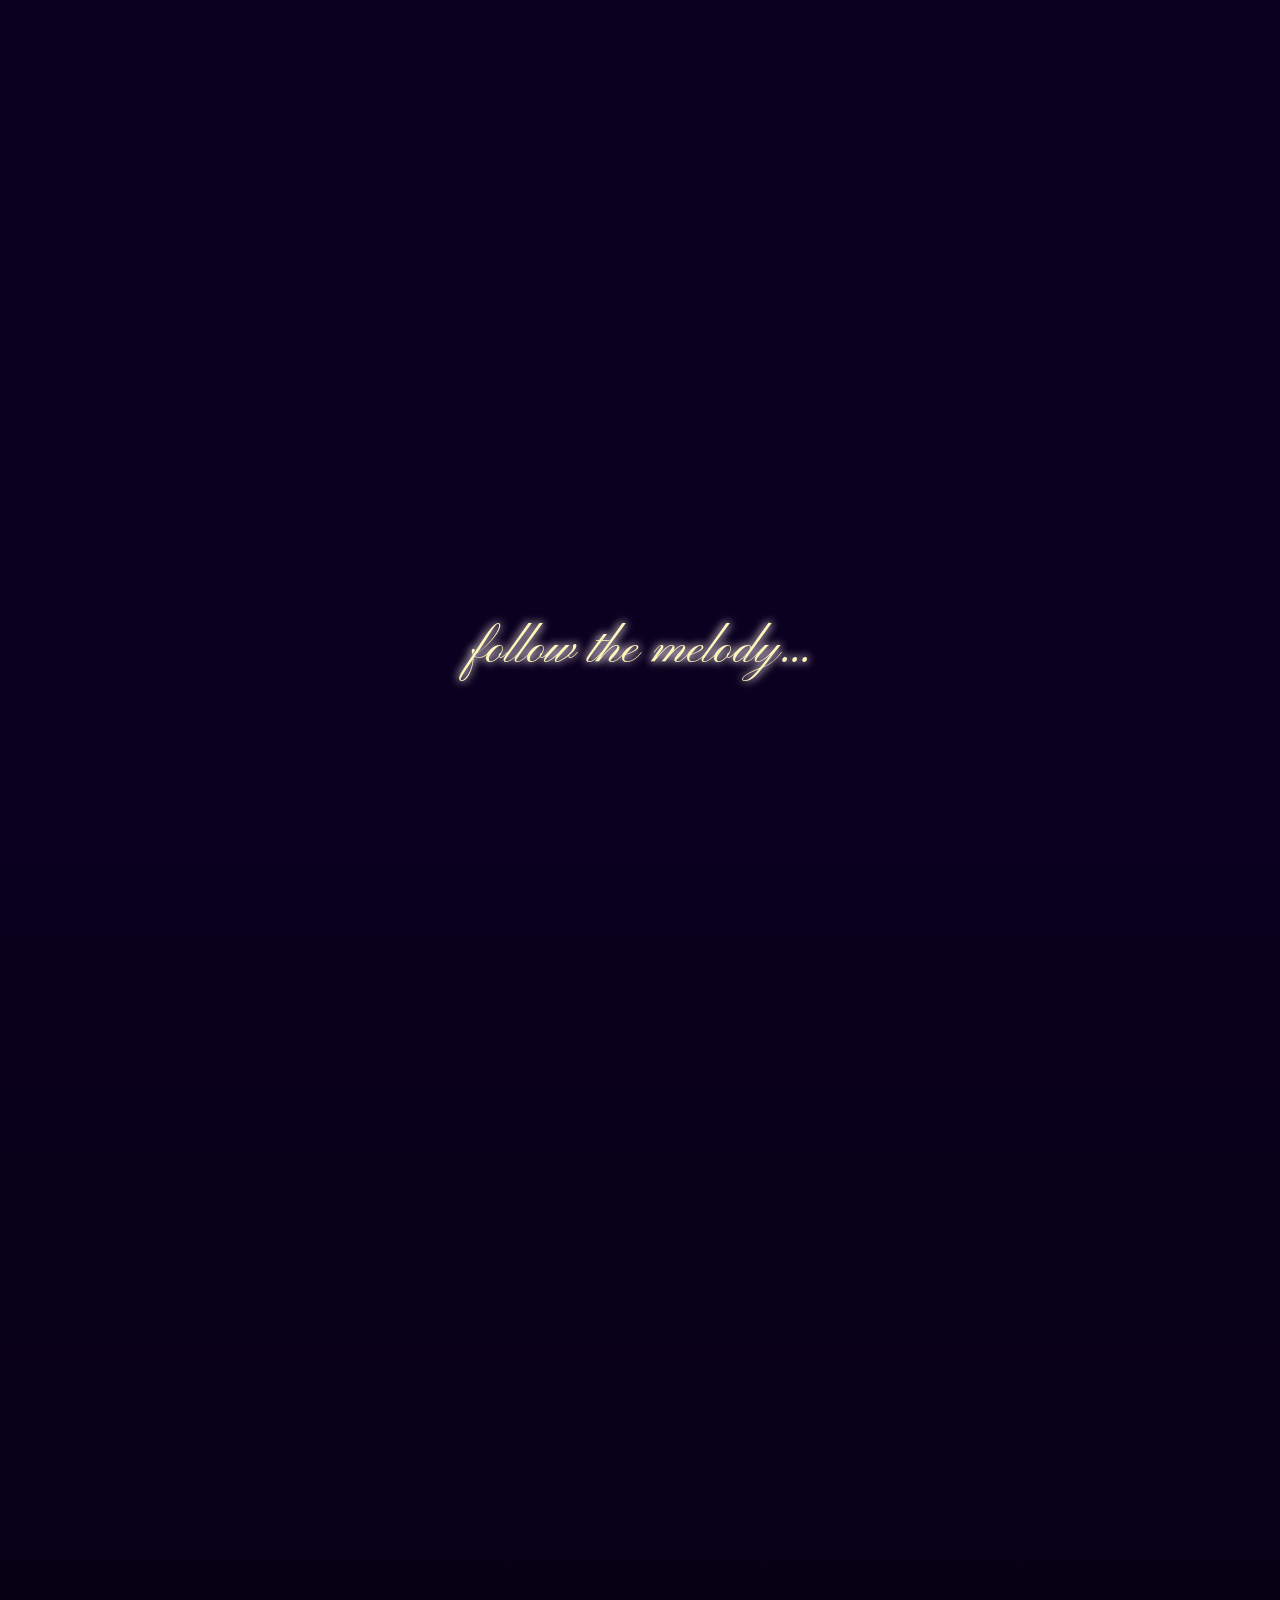
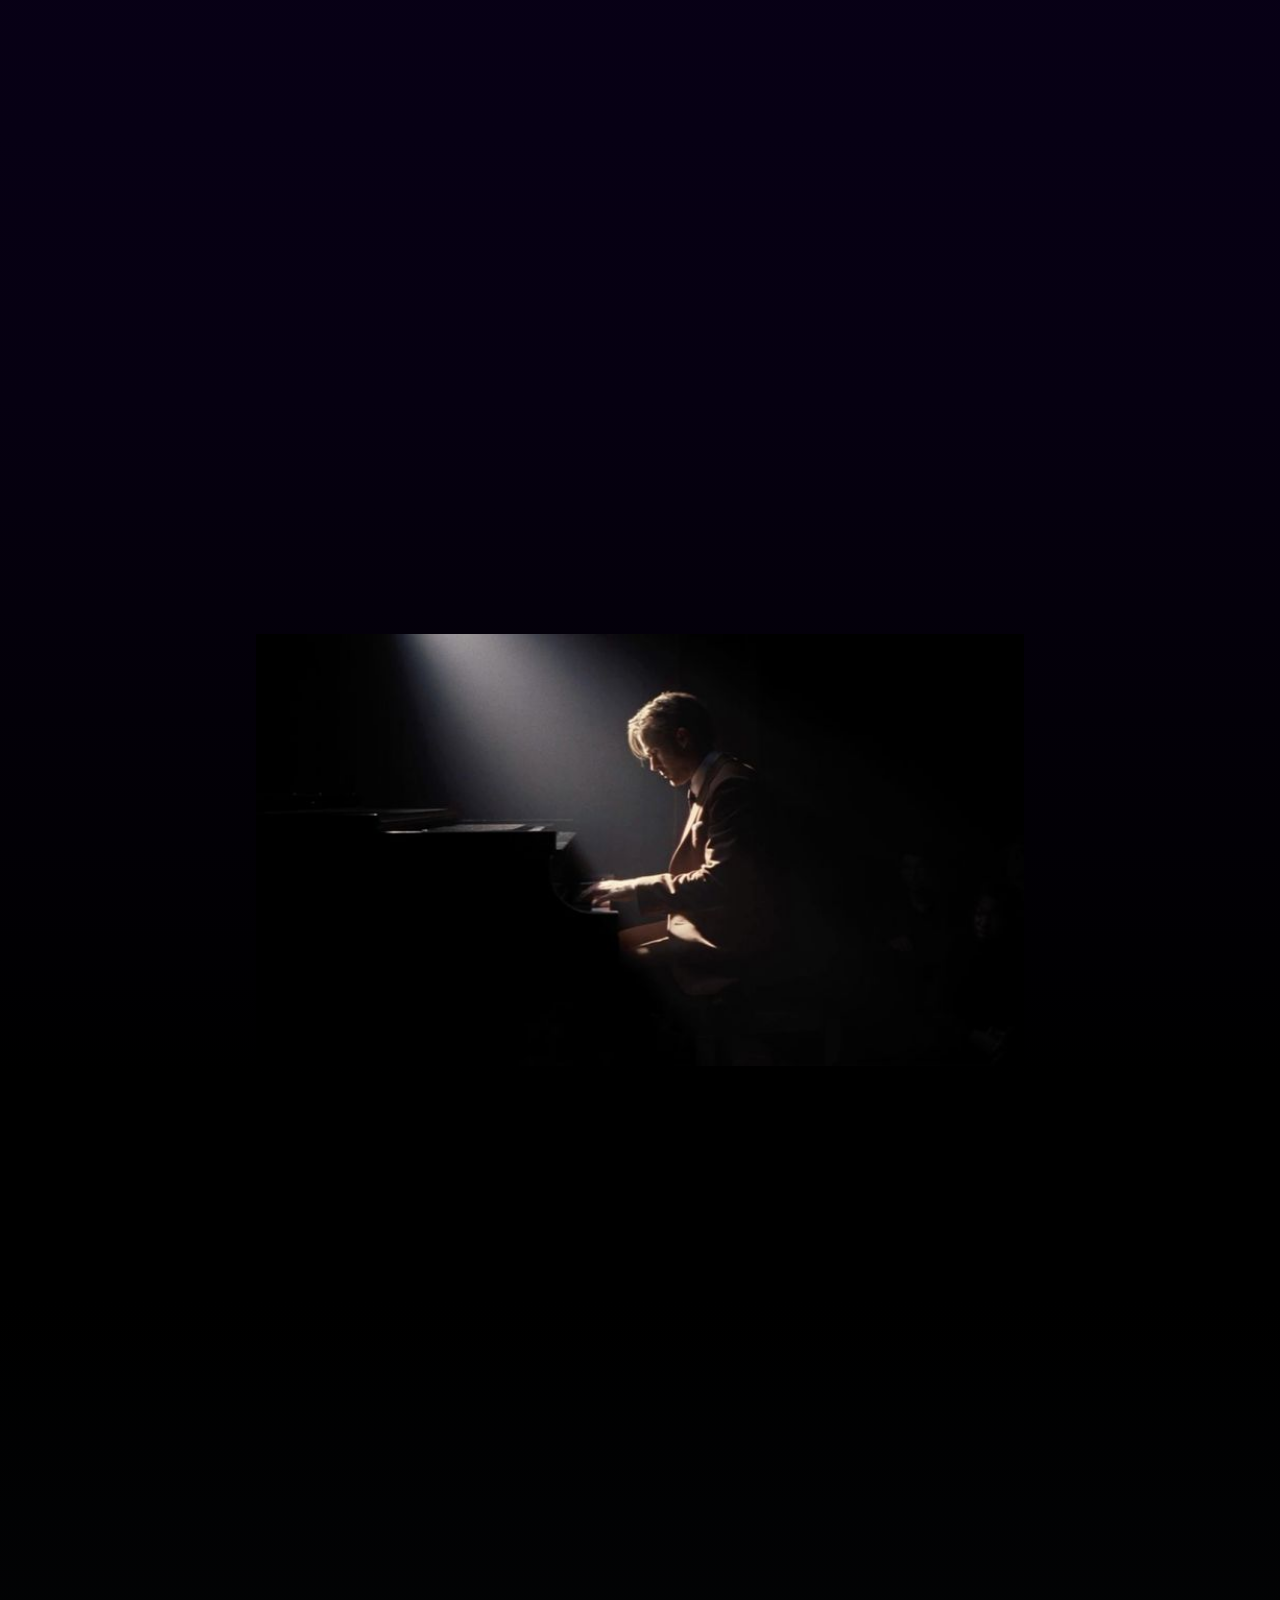
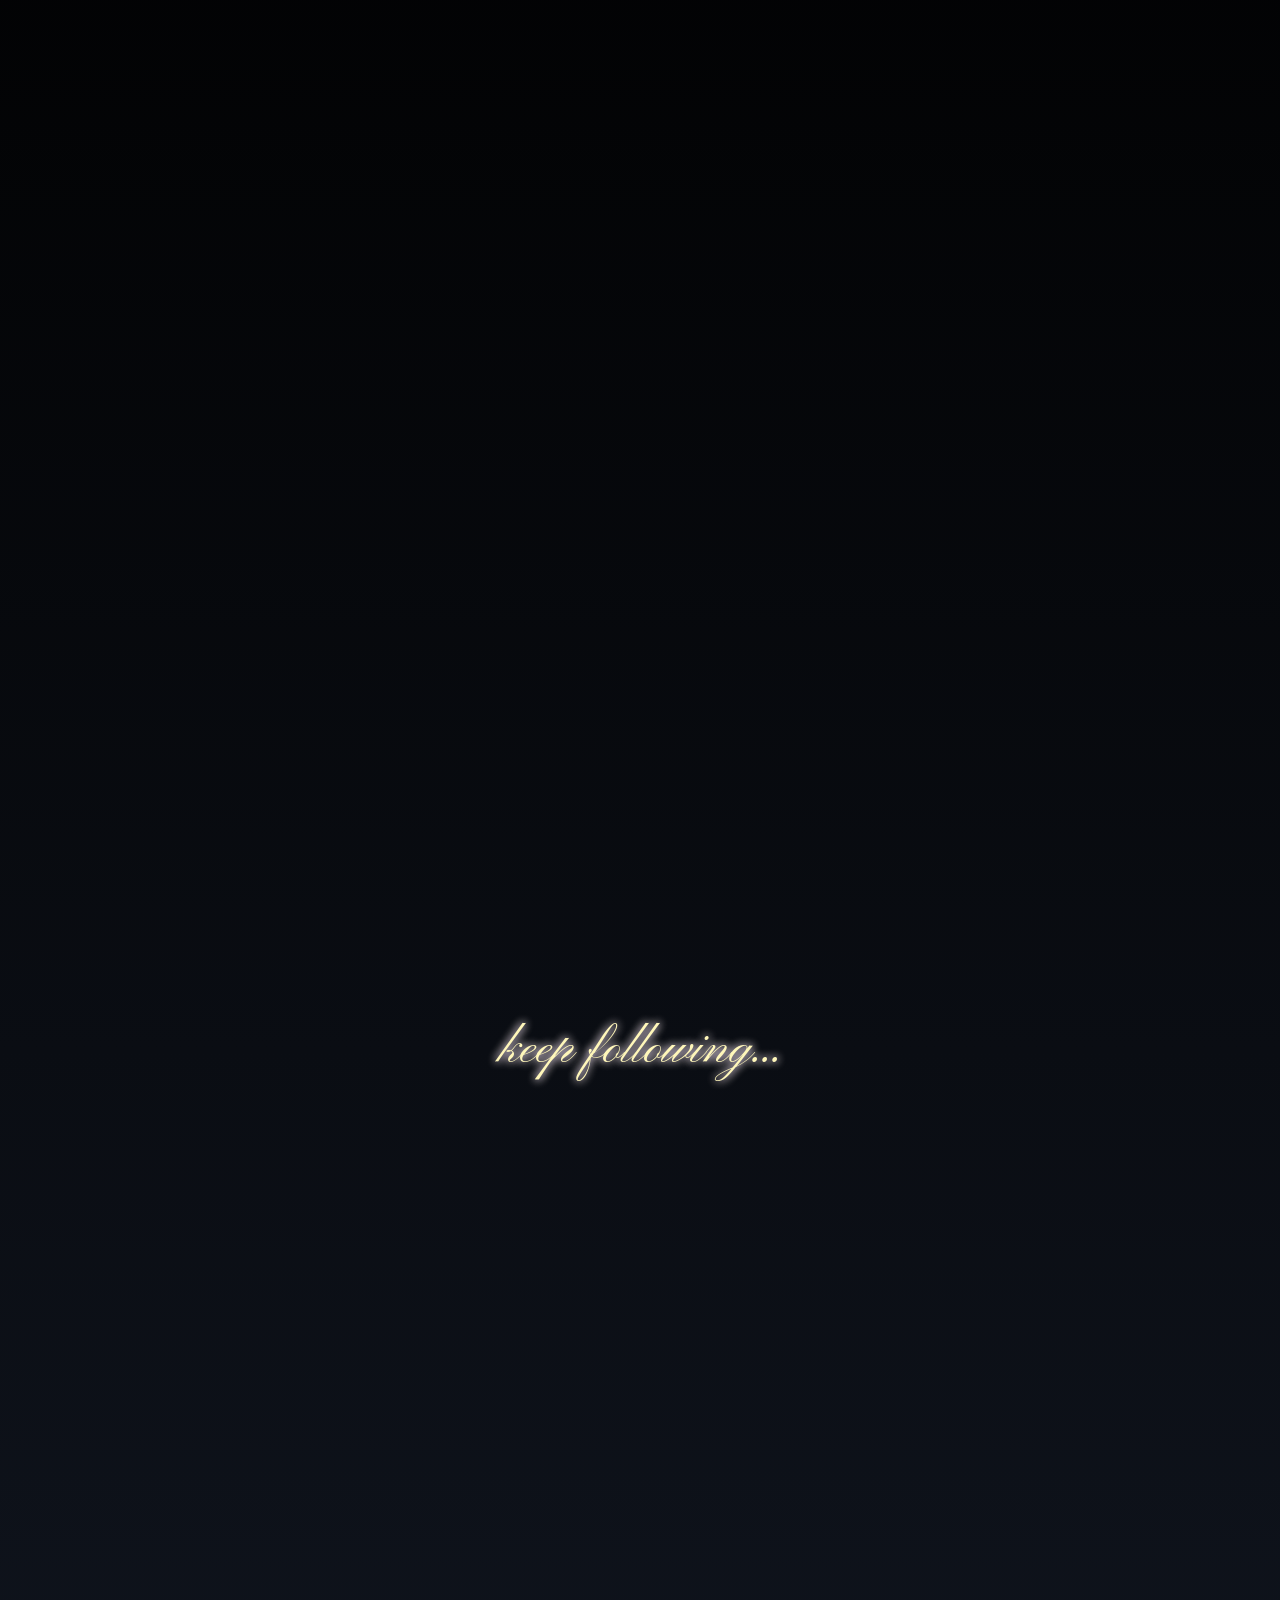
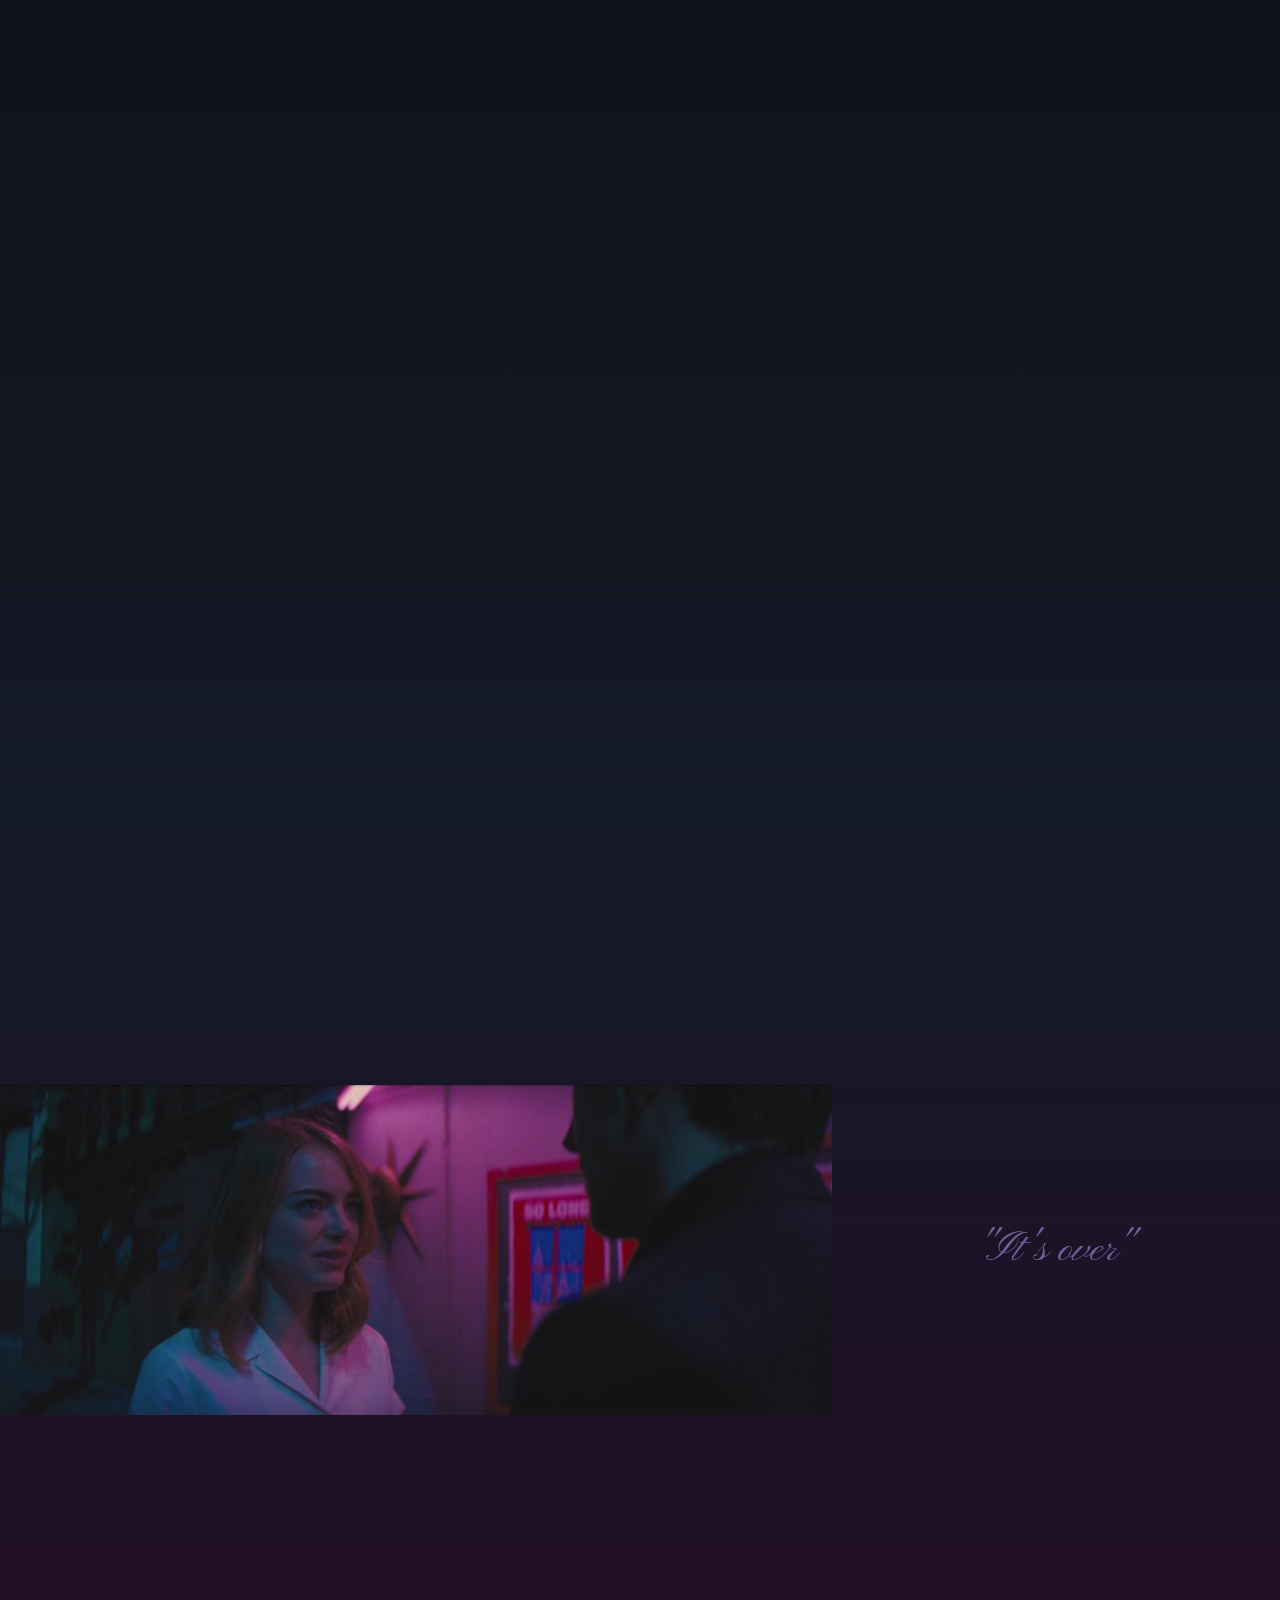
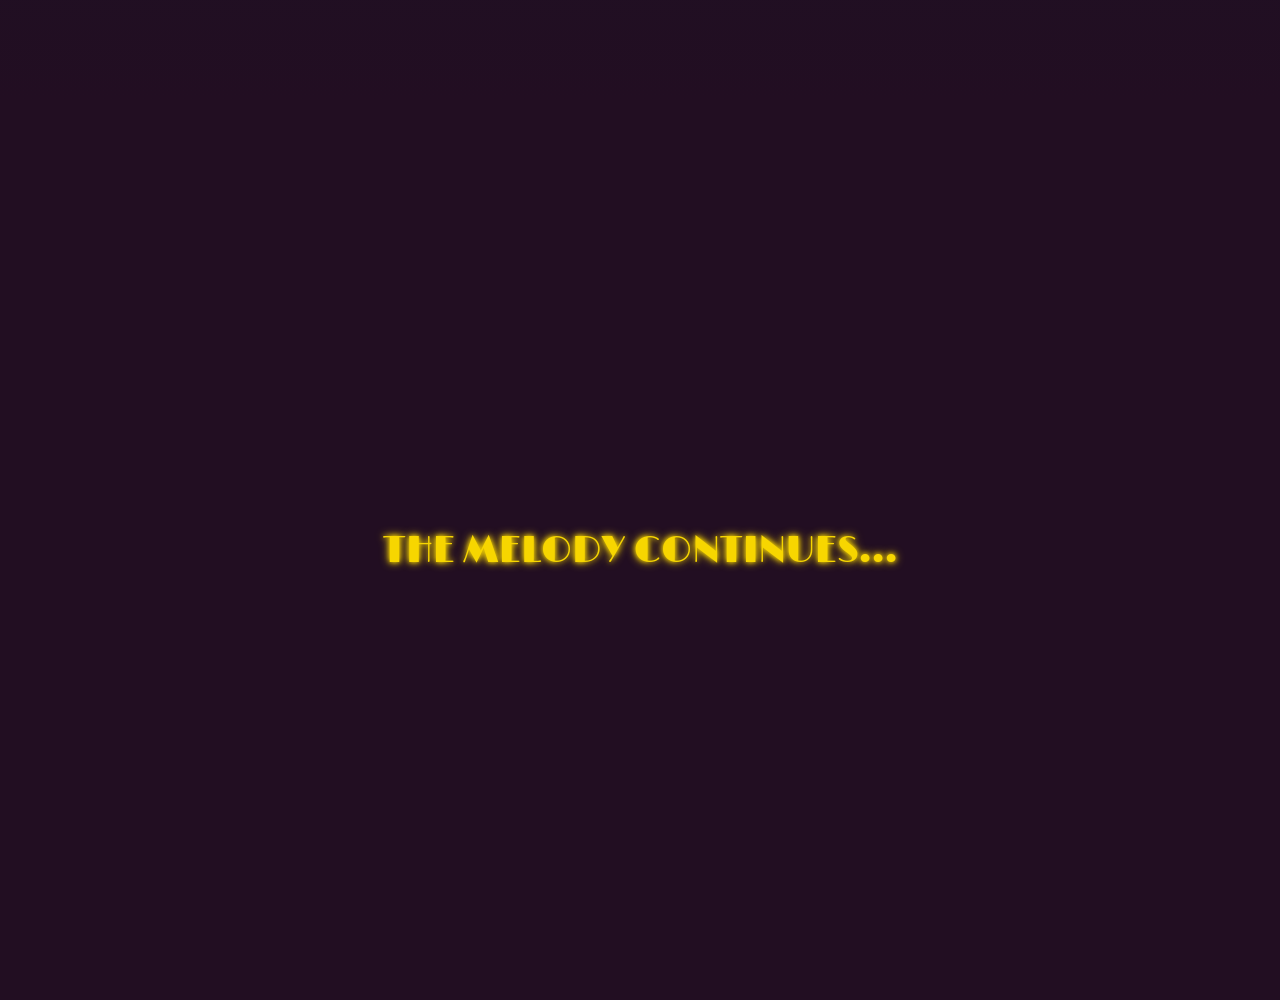
<file: Project 2/page2.html>
<!DOCTYPE html>
<html>
    <head>
        <title>La La Land</title>
        <link rel="stylesheet" href="style.css">

        <link rel="preconnect" href="https://fonts.googleapis.com">
        <link rel="preconnect" href="https://fonts.gstatic.com" crossorigin>
        <link href="https://fonts.googleapis.com/css2?family=Limelight&display=swap" rel="stylesheet">
        <link href="https://fonts.googleapis.com/css2?family=Pinyon+Script&display=swap" rel="stylesheet">
        <link href="https://fonts.googleapis.com/css2?family=Courier+Prime:ital,wght@0,400;0,700;1,400;1,700&display=swap" rel="stylesheet">
        <link href="https://fonts.googleapis.com/css2?family=Plus+Jakarta+Sans:ital,wght@0,200..800;1,200..800&display=swap" rel="stylesheet">

        <meta name="viewport" content="width=device-width,initial-scale=1.0">
    </head>
    <body>
        <section class="sebs">
            <img src="images/sebs.jpg">
        </section>

        <section class="followmelody">
            <p>follow the melody...</p>
        </section>

        <section class="piano">
            <img src="images/piano.jpg">
        </section>

        <section class="followmelody2">
            <p>keep following...</p>
        </section>

        <section class="itsover">
            <img src="images/itsover.jpg">
            <p>"It's over"</p>
        </section>

        <section class="button2">
            <a href="page3.html">THE MELODY CONTINUES...</a>
        </section>

    </body>
</html>
</file>
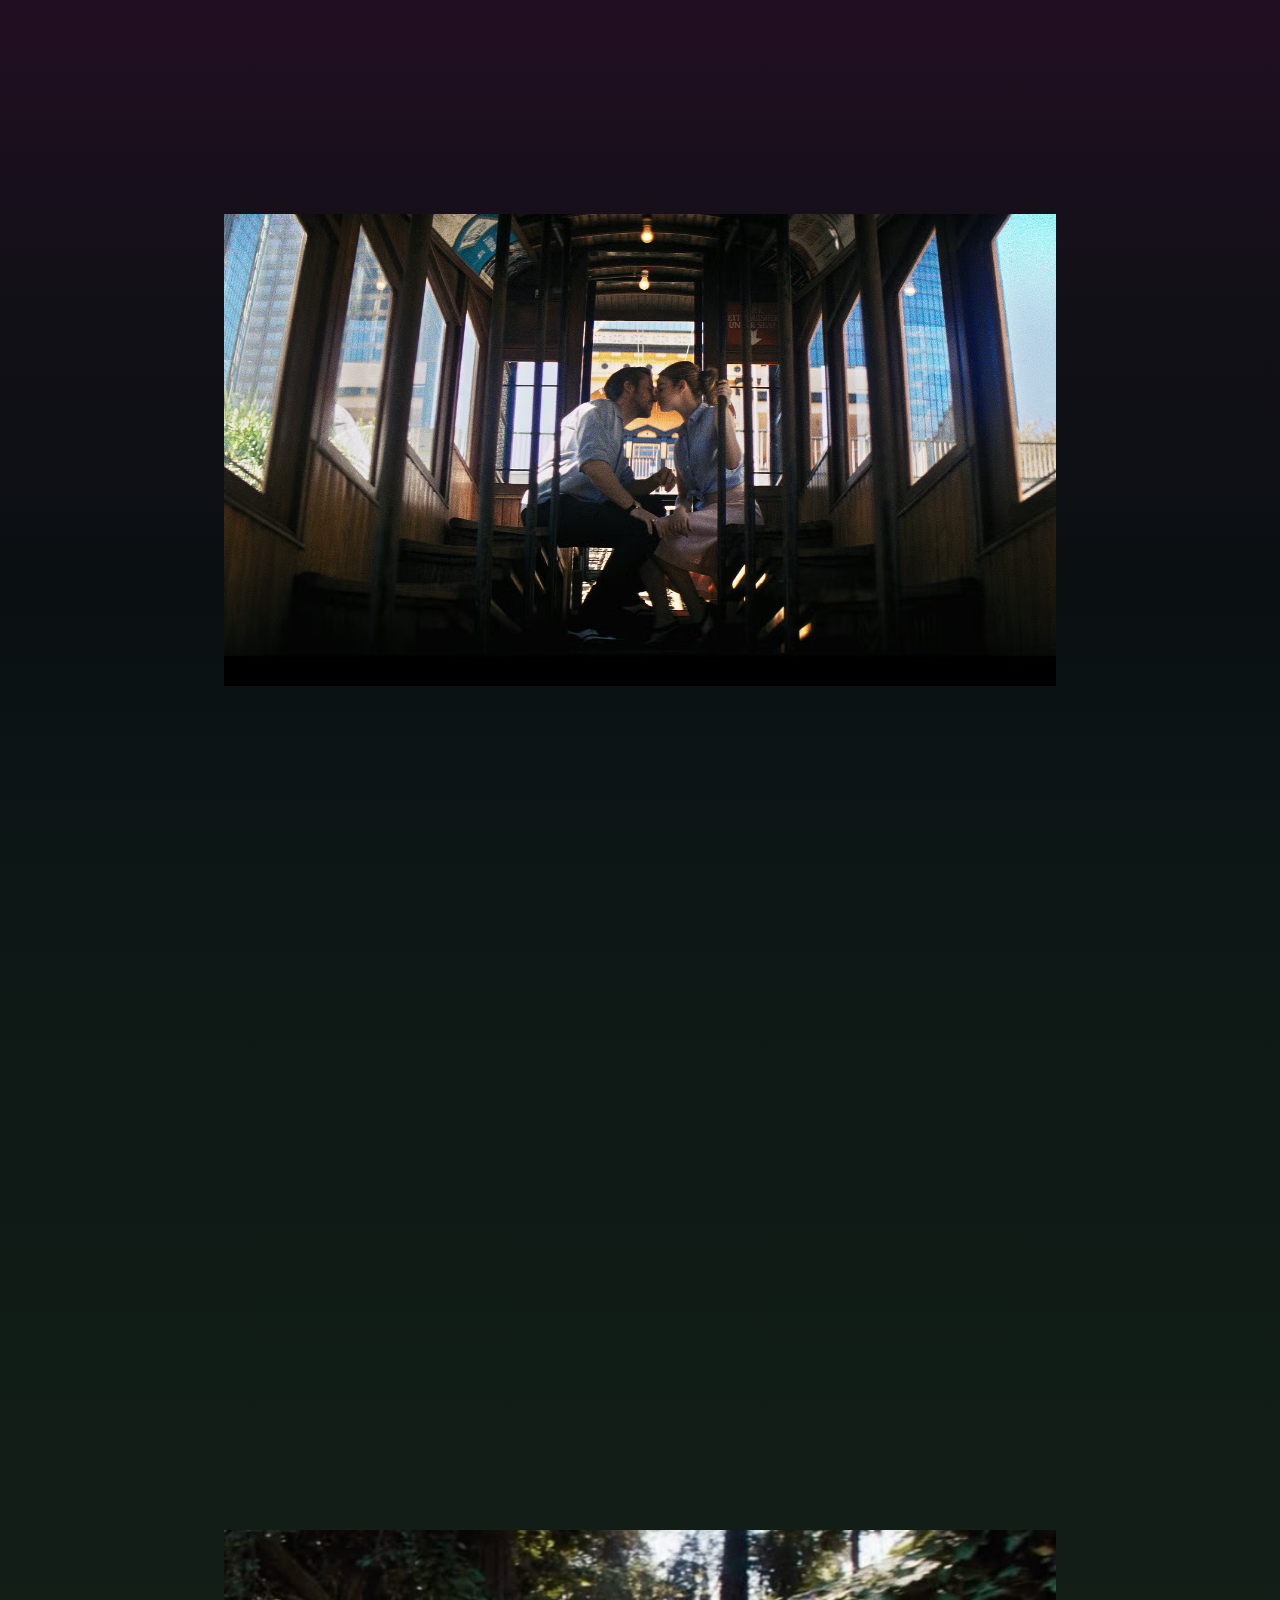
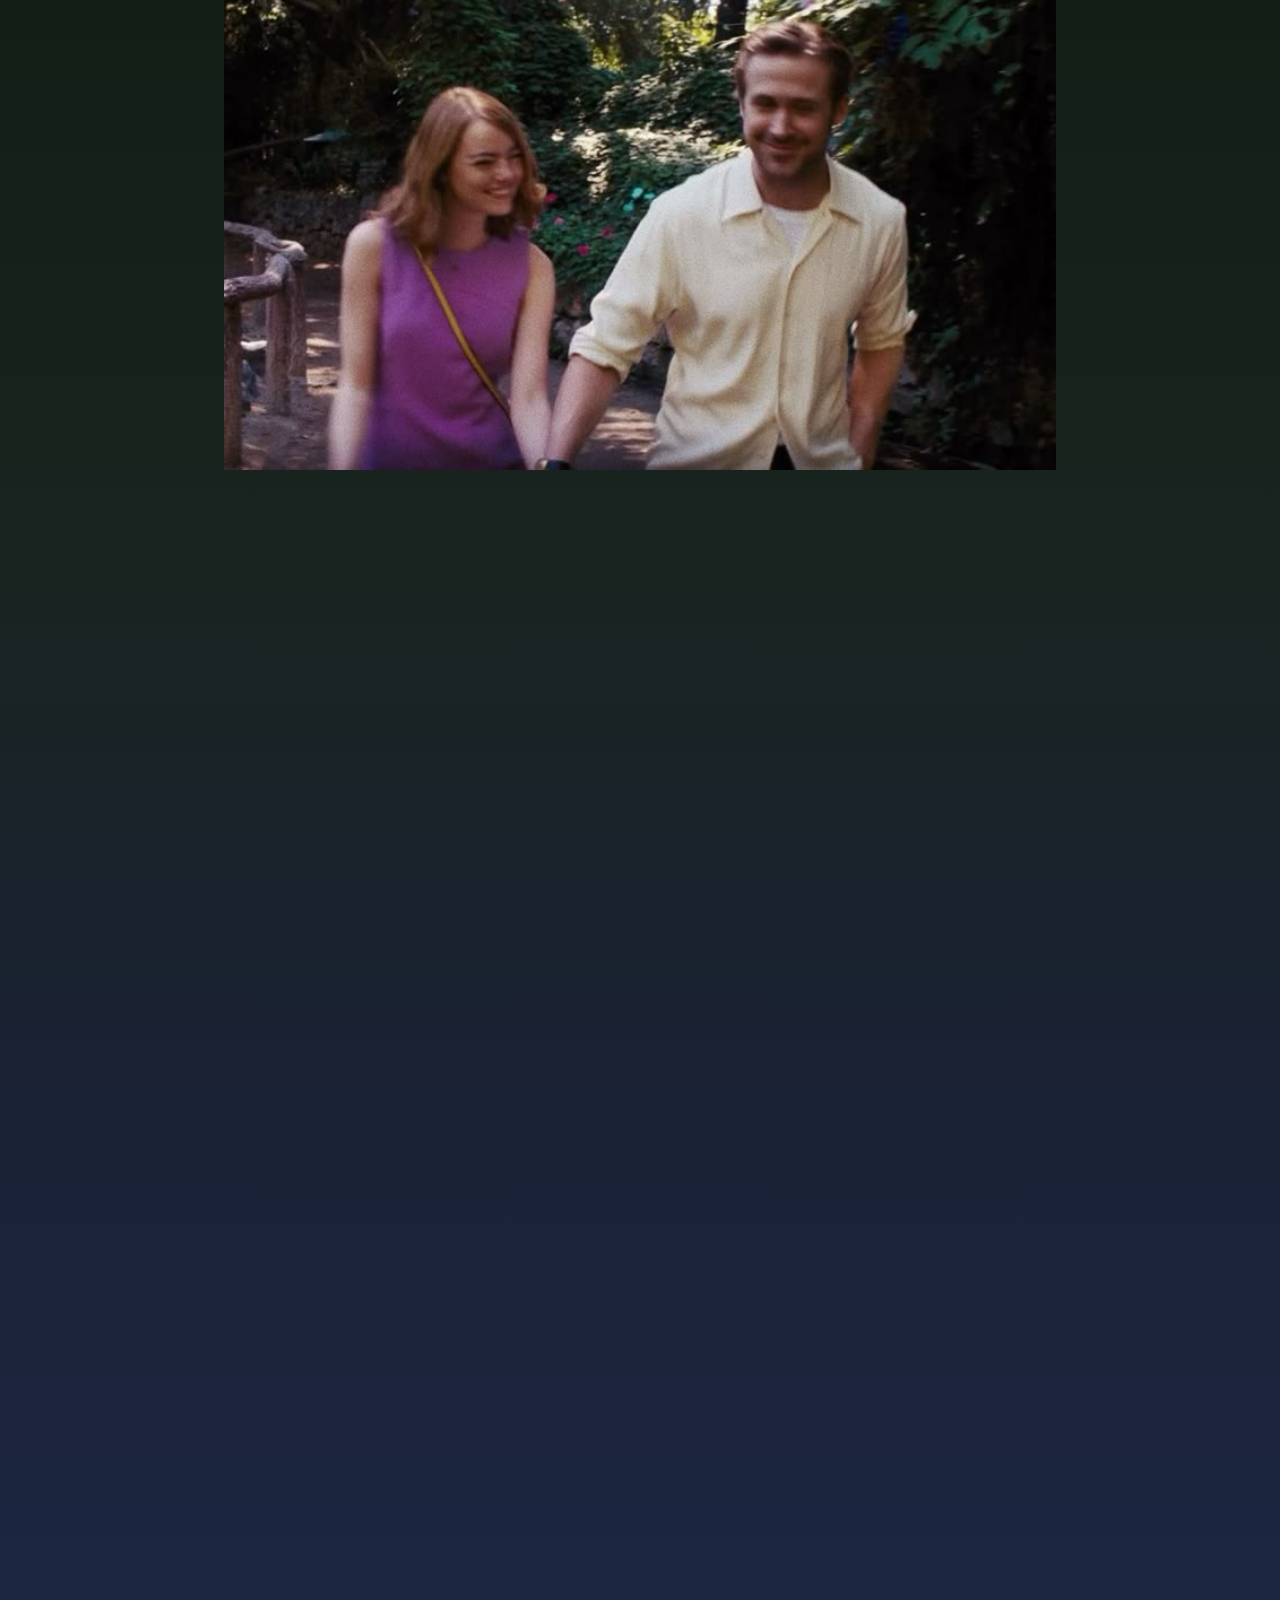
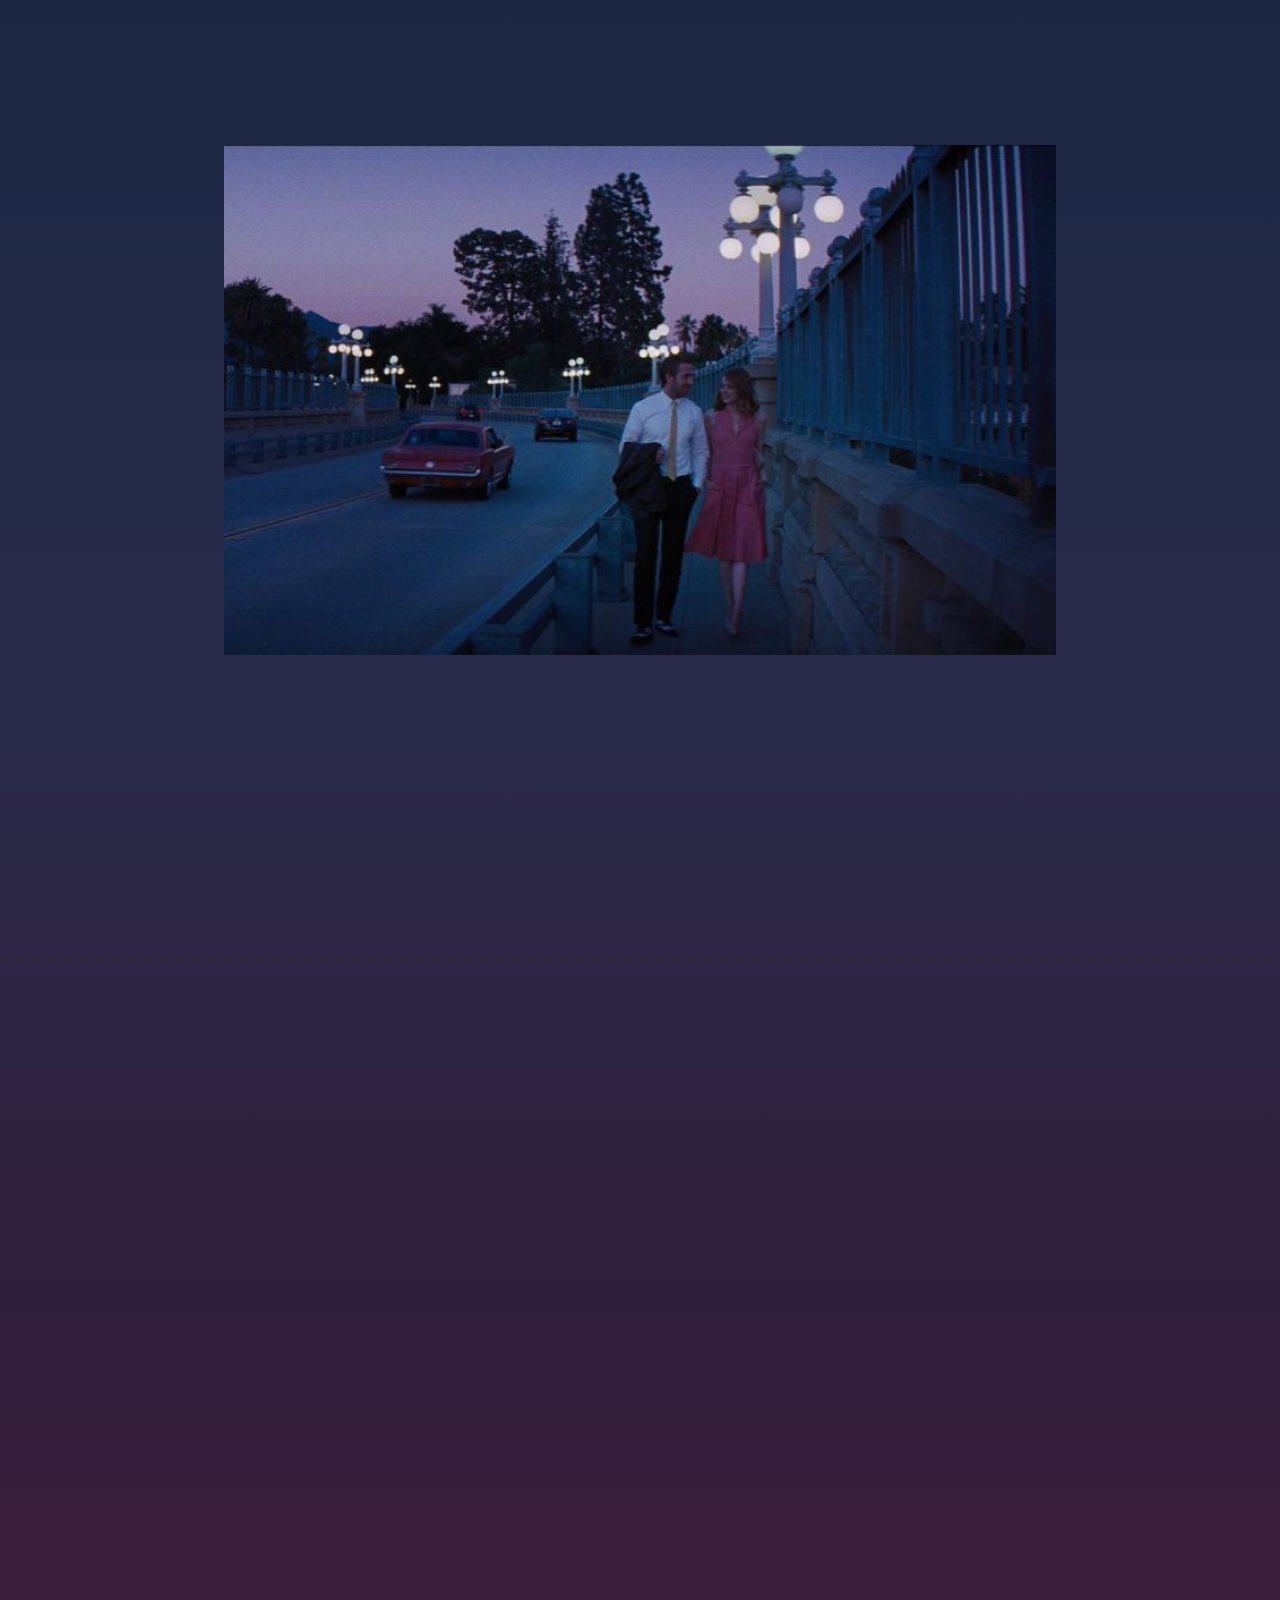
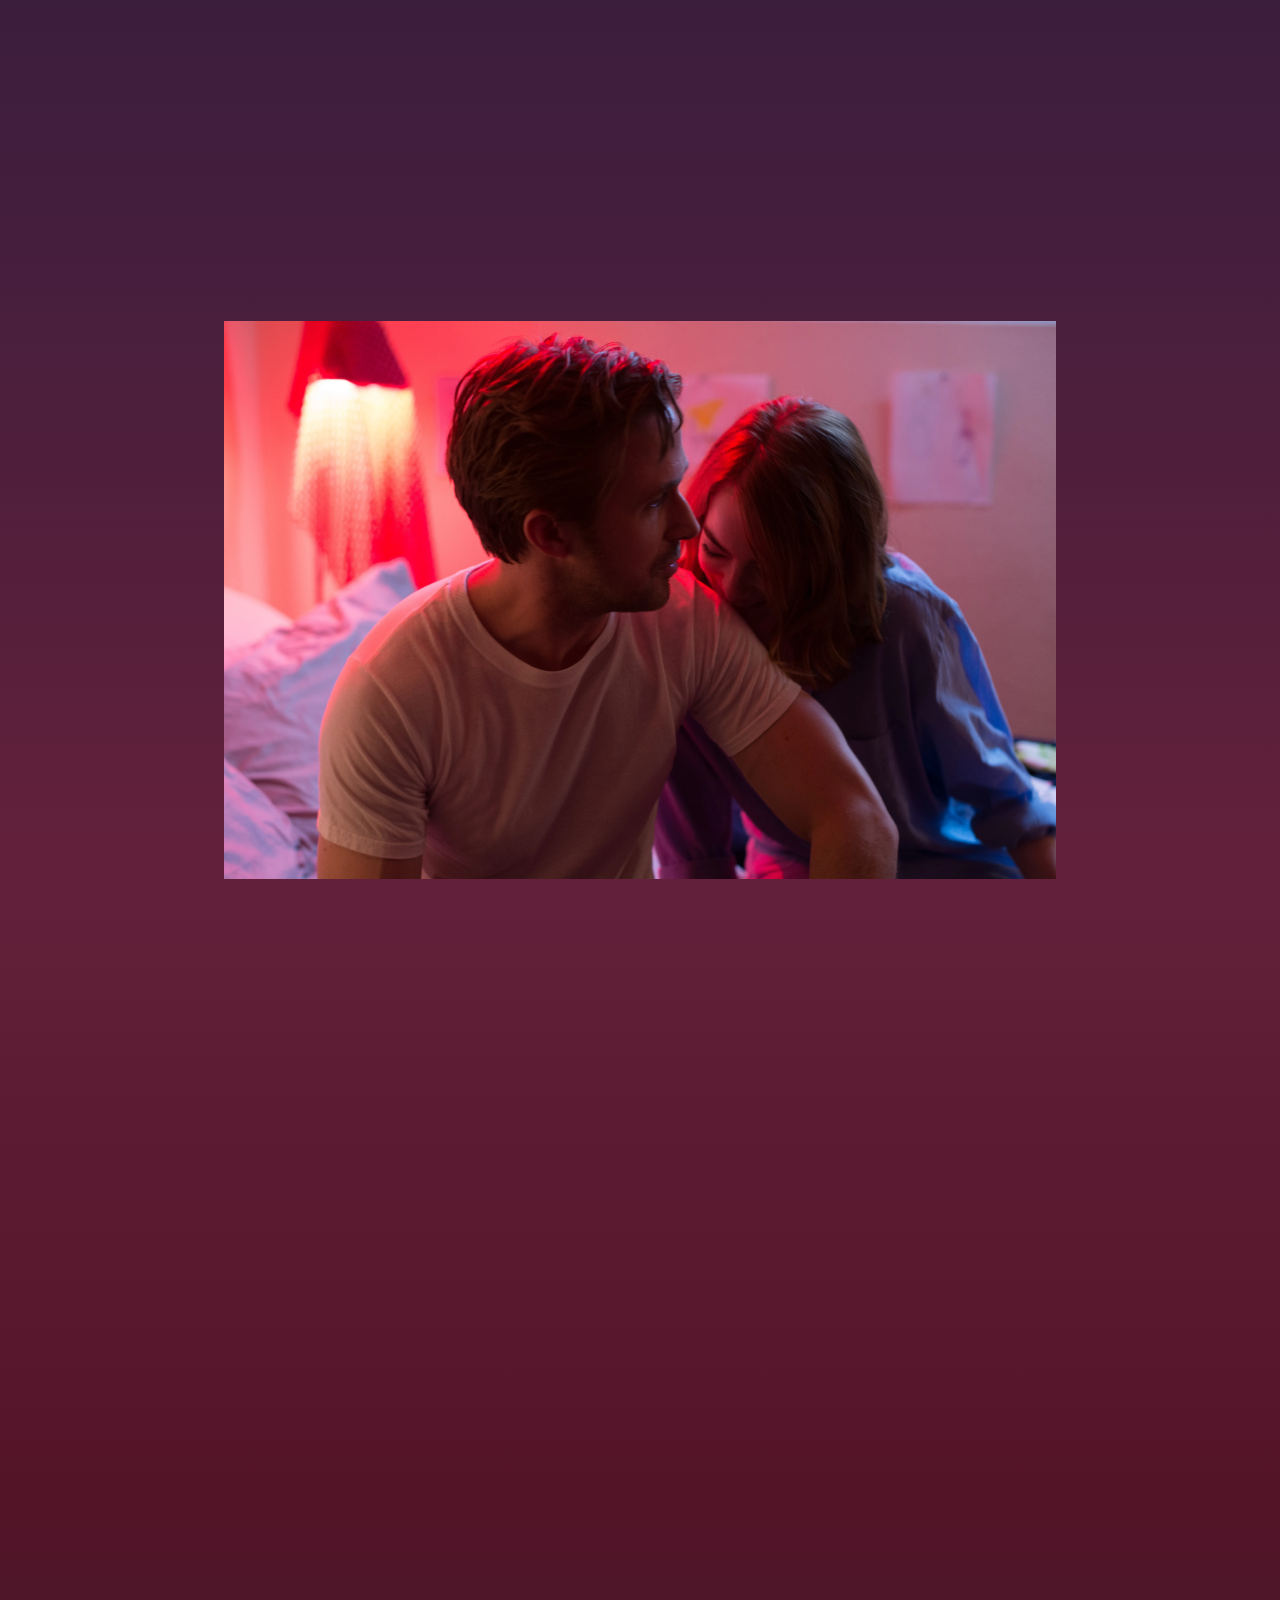
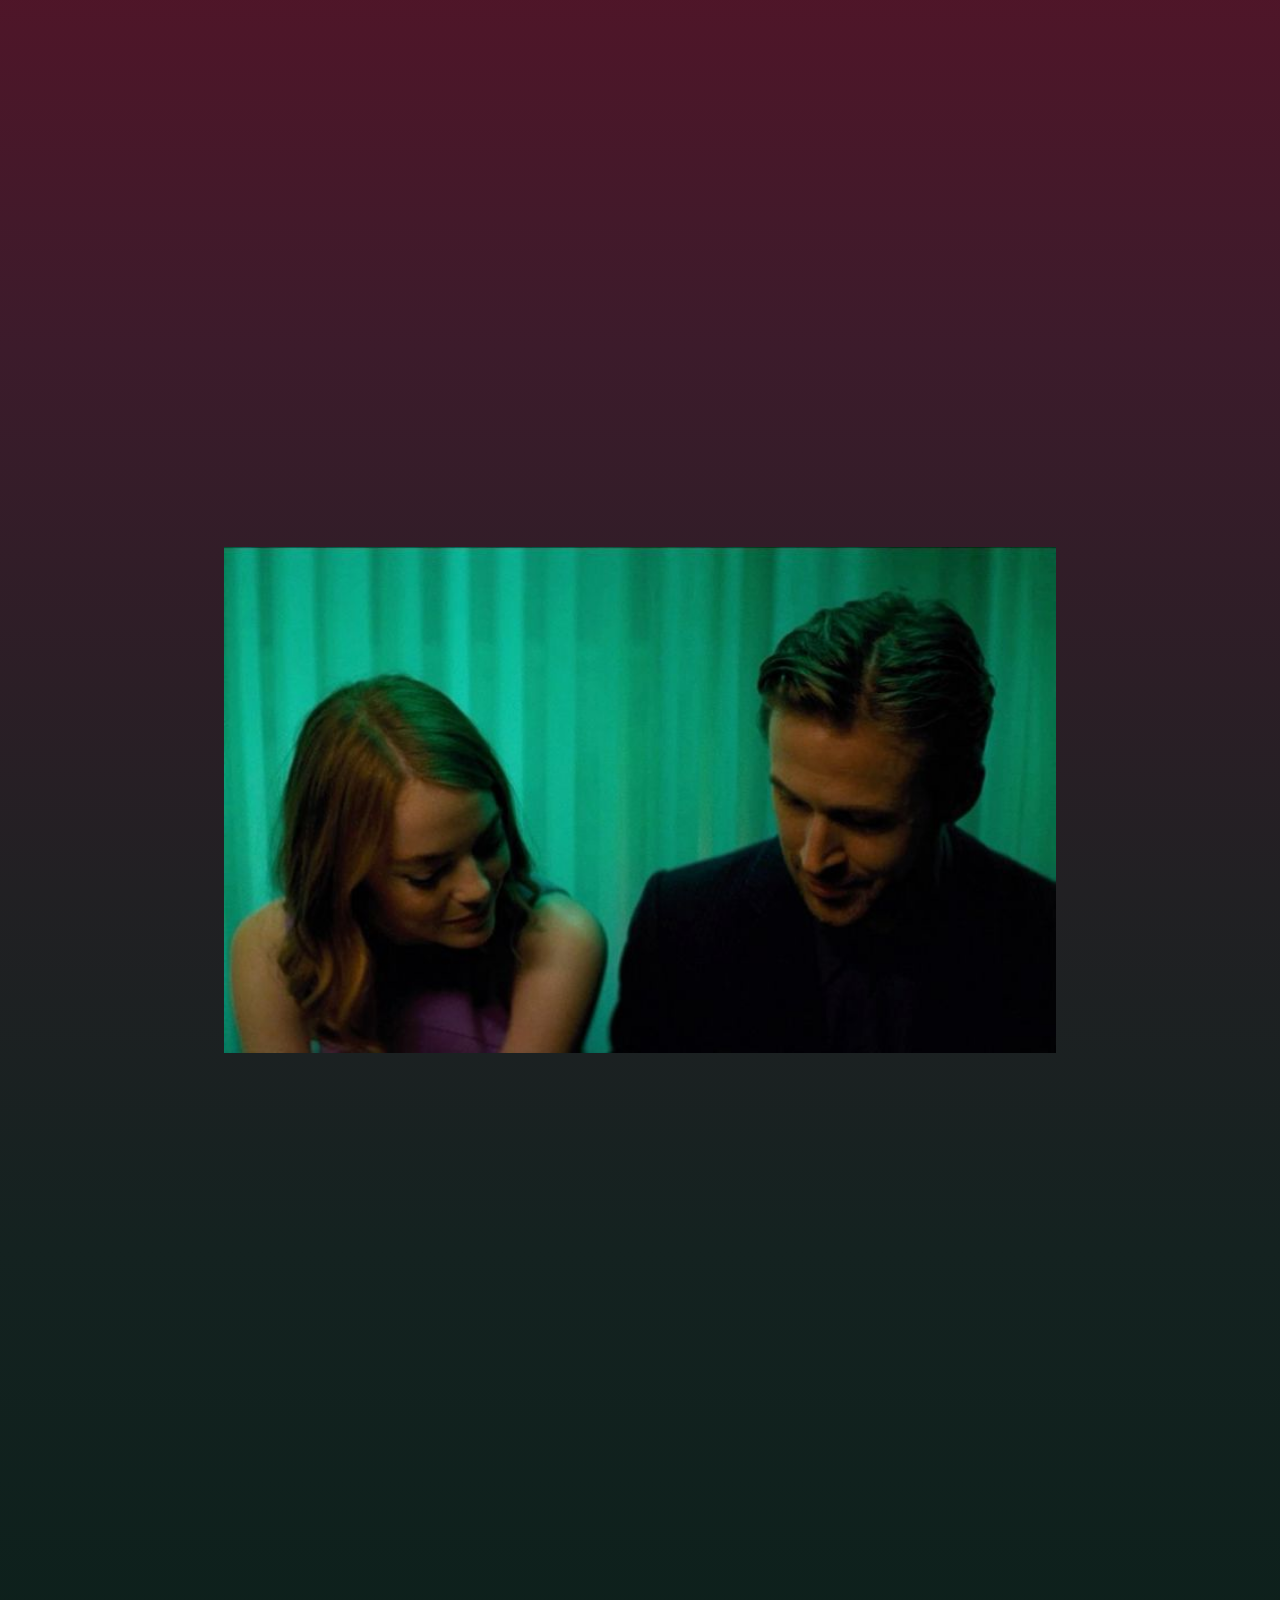
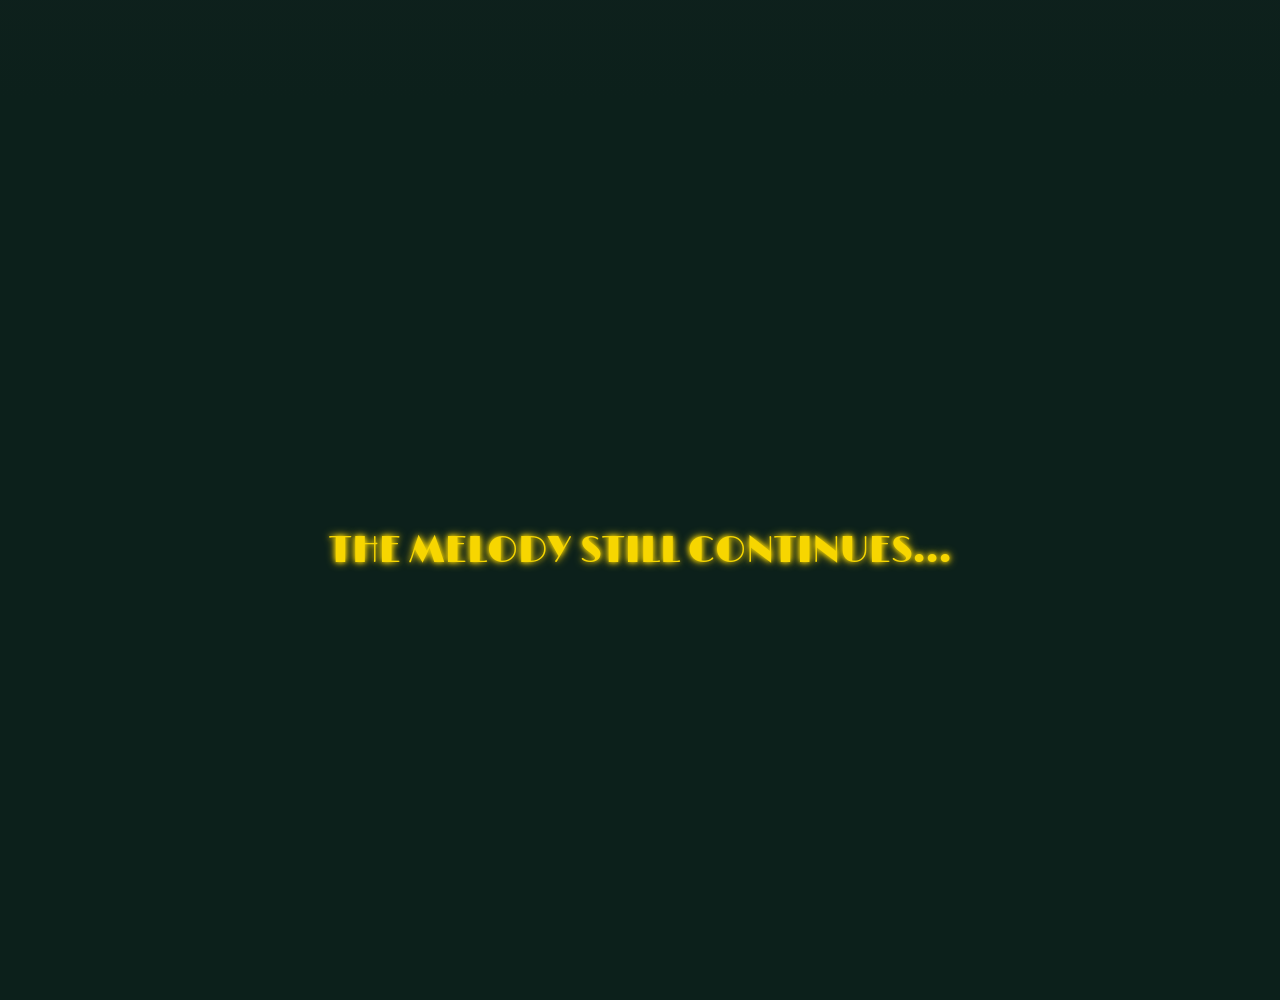
<file: Project 2/page3.html>
<!DOCTYPE html>
<html>
    <head>
        <title>La La Land</title>
        <link rel="stylesheet" href="style.css">

        <link rel="preconnect" href="https://fonts.googleapis.com">
        <link rel="preconnect" href="https://fonts.gstatic.com" crossorigin>
        <link href="https://fonts.googleapis.com/css2?family=Limelight&display=swap" rel="stylesheet">
        <link href="https://fonts.googleapis.com/css2?family=Pinyon+Script&display=swap" rel="stylesheet">
        <link href="https://fonts.googleapis.com/css2?family=Courier+Prime:ital,wght@0,400;0,700;1,400;1,700&display=swap" rel="stylesheet">
        <link href="https://fonts.googleapis.com/css2?family=Plus+Jakarta+Sans:ital,wght@0,200..800;1,200..800&display=swap" rel="stylesheet">

        <meta name="viewport" content="width=device-width,initial-scale=1.0">
    </head>
    <body>
        <section class="latrain">
            <img src="images/latrain.png">
        </section>

        <section class="zoo">
            <img src="images/zoo.png">
        </section>

        <section class="walk">
            <img src="images/walk.png">
        </section>

        <section class="bedroom">
            <img src="images/bedroom.png">
        </section>

        <section class="cityofstars">
            <img src="images/cityofstars.png">
        </section>

        <section class="button3">
            <a href="page4.html">THE MELODY STILL CONTINUES...</a>
        </section>
    </body>
</html>
</file>
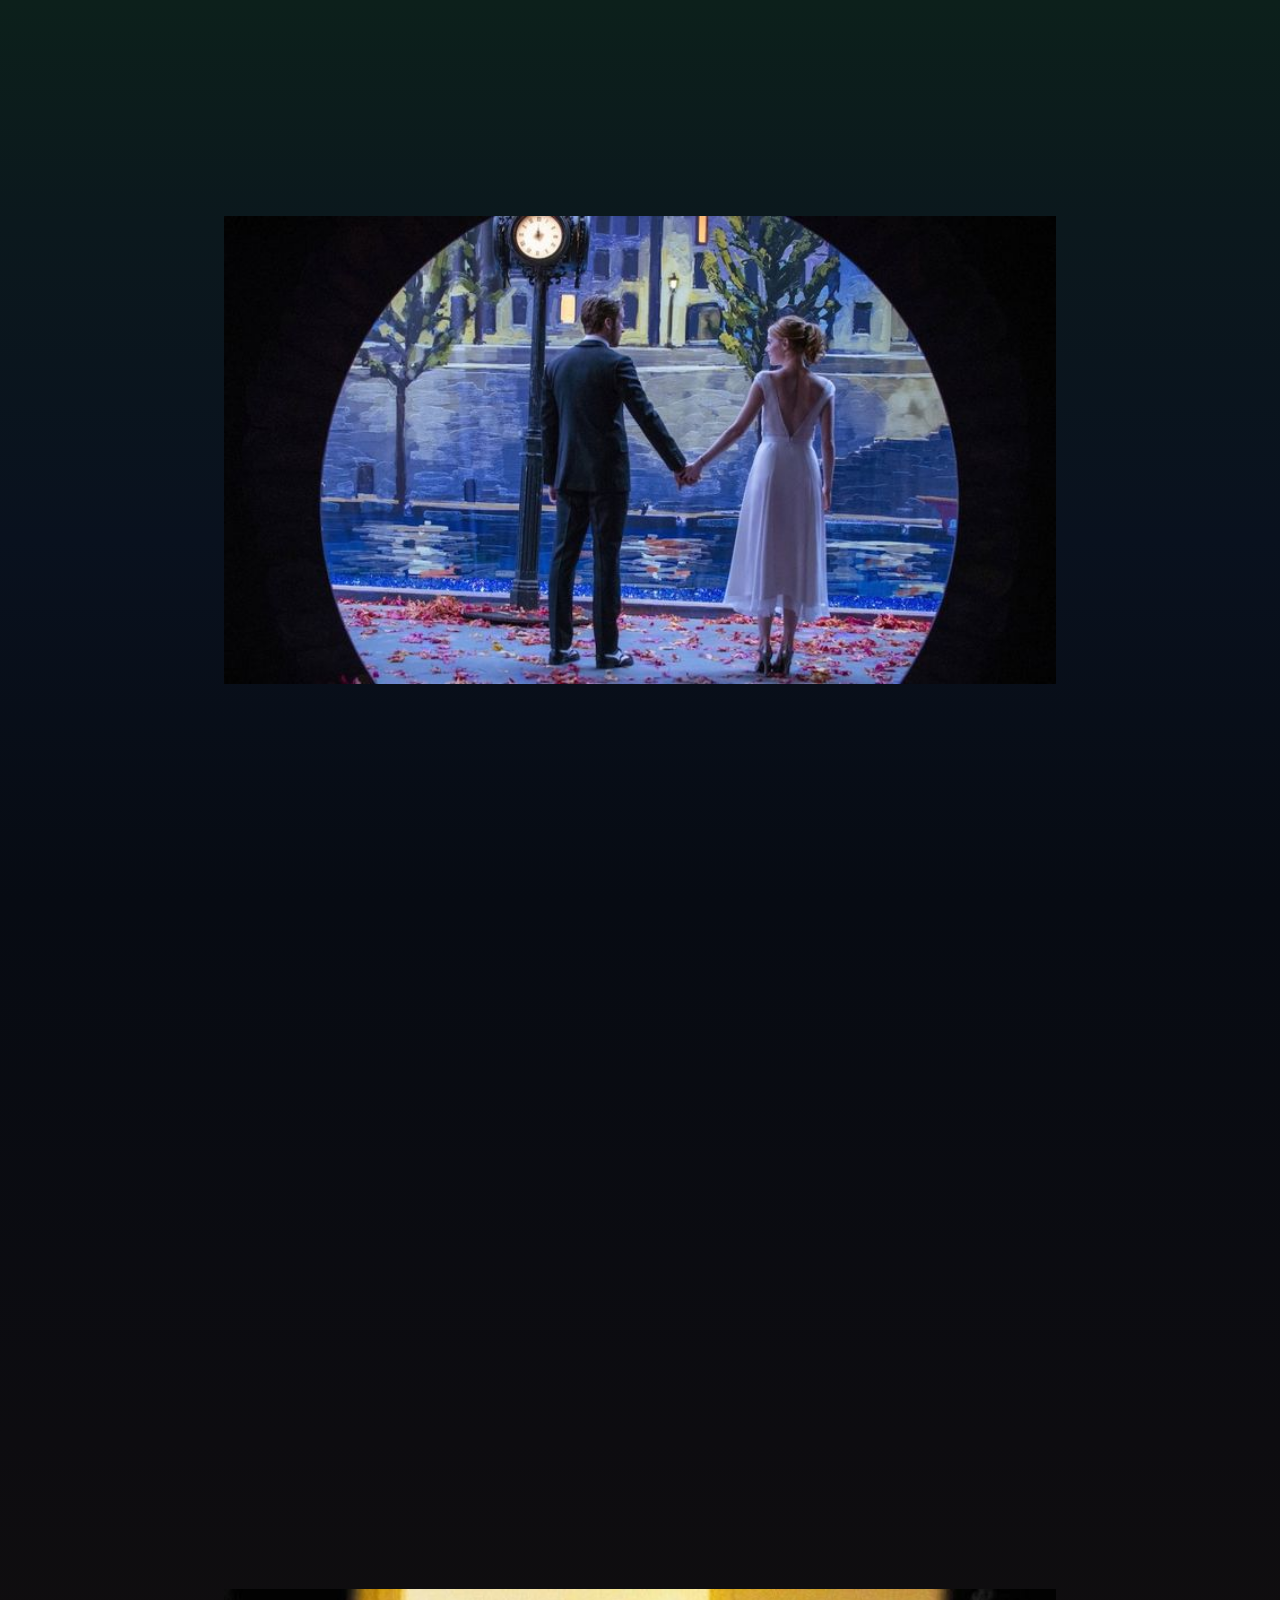
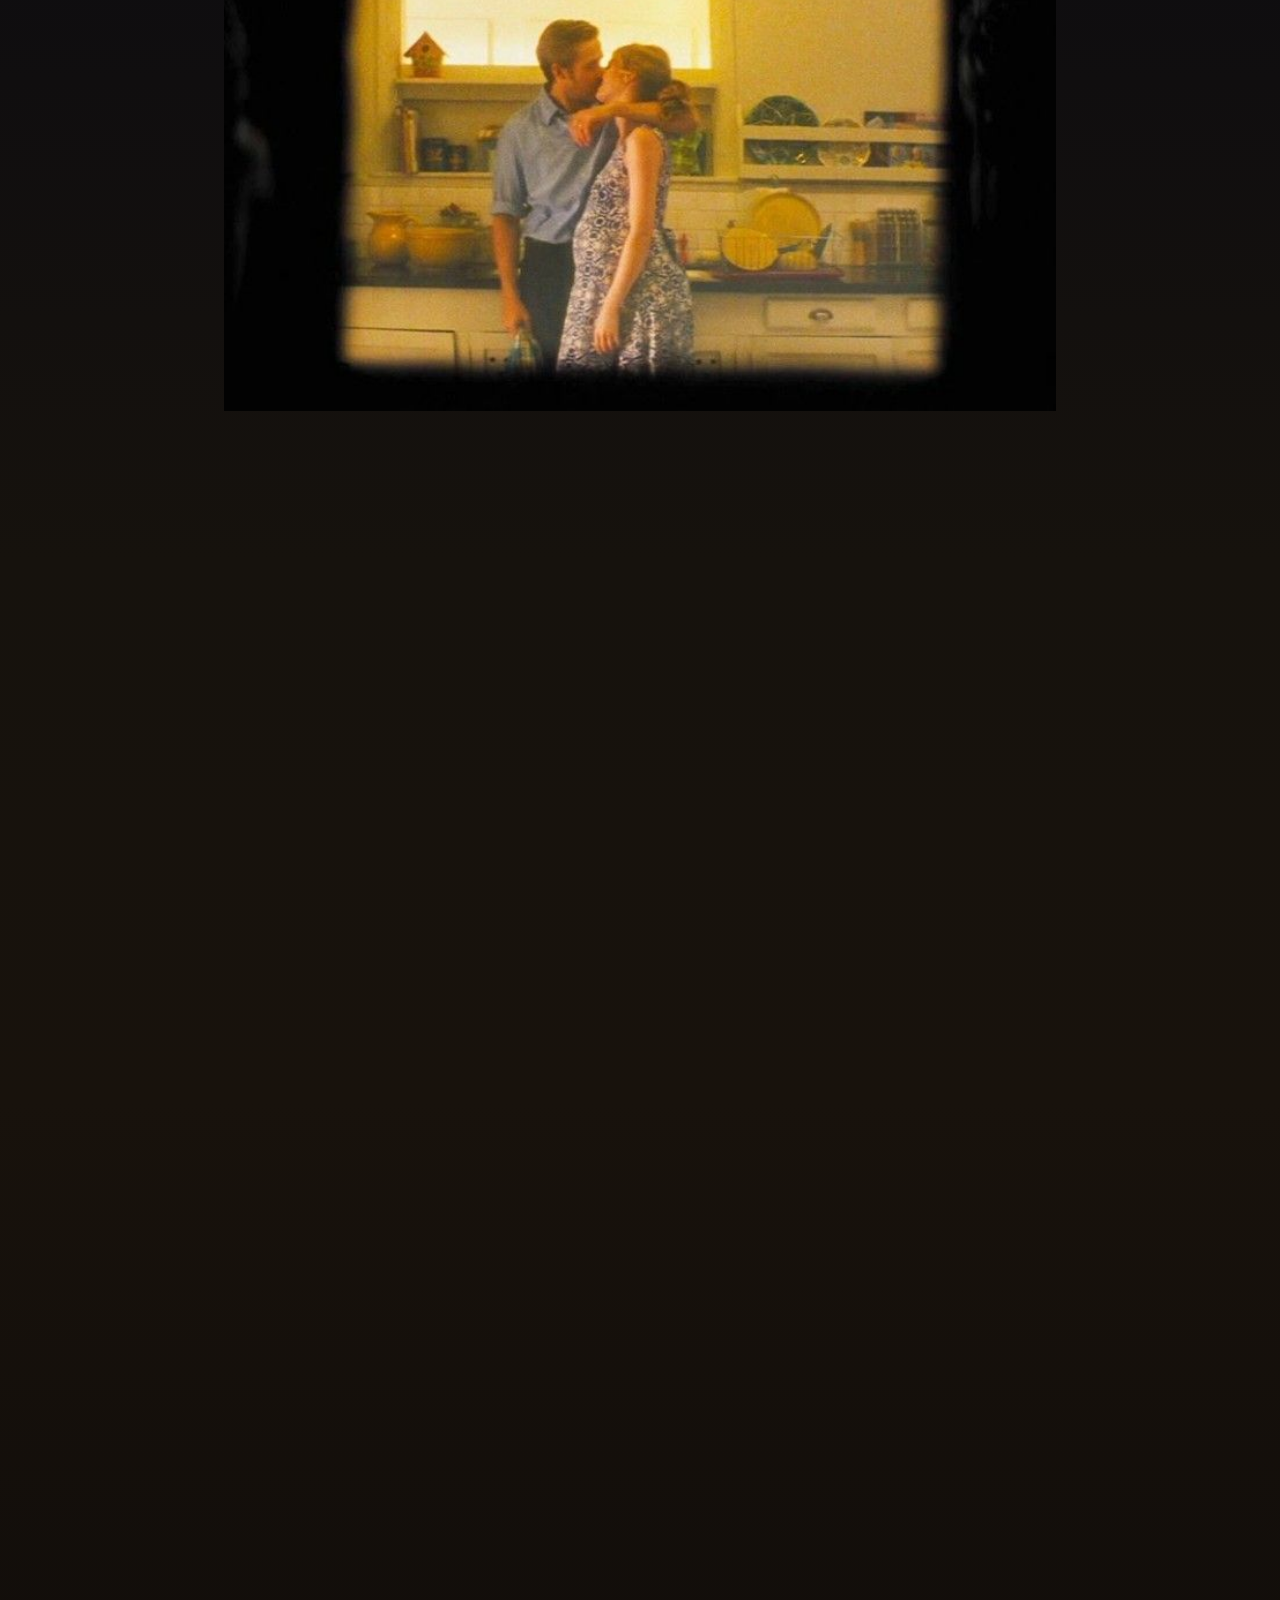
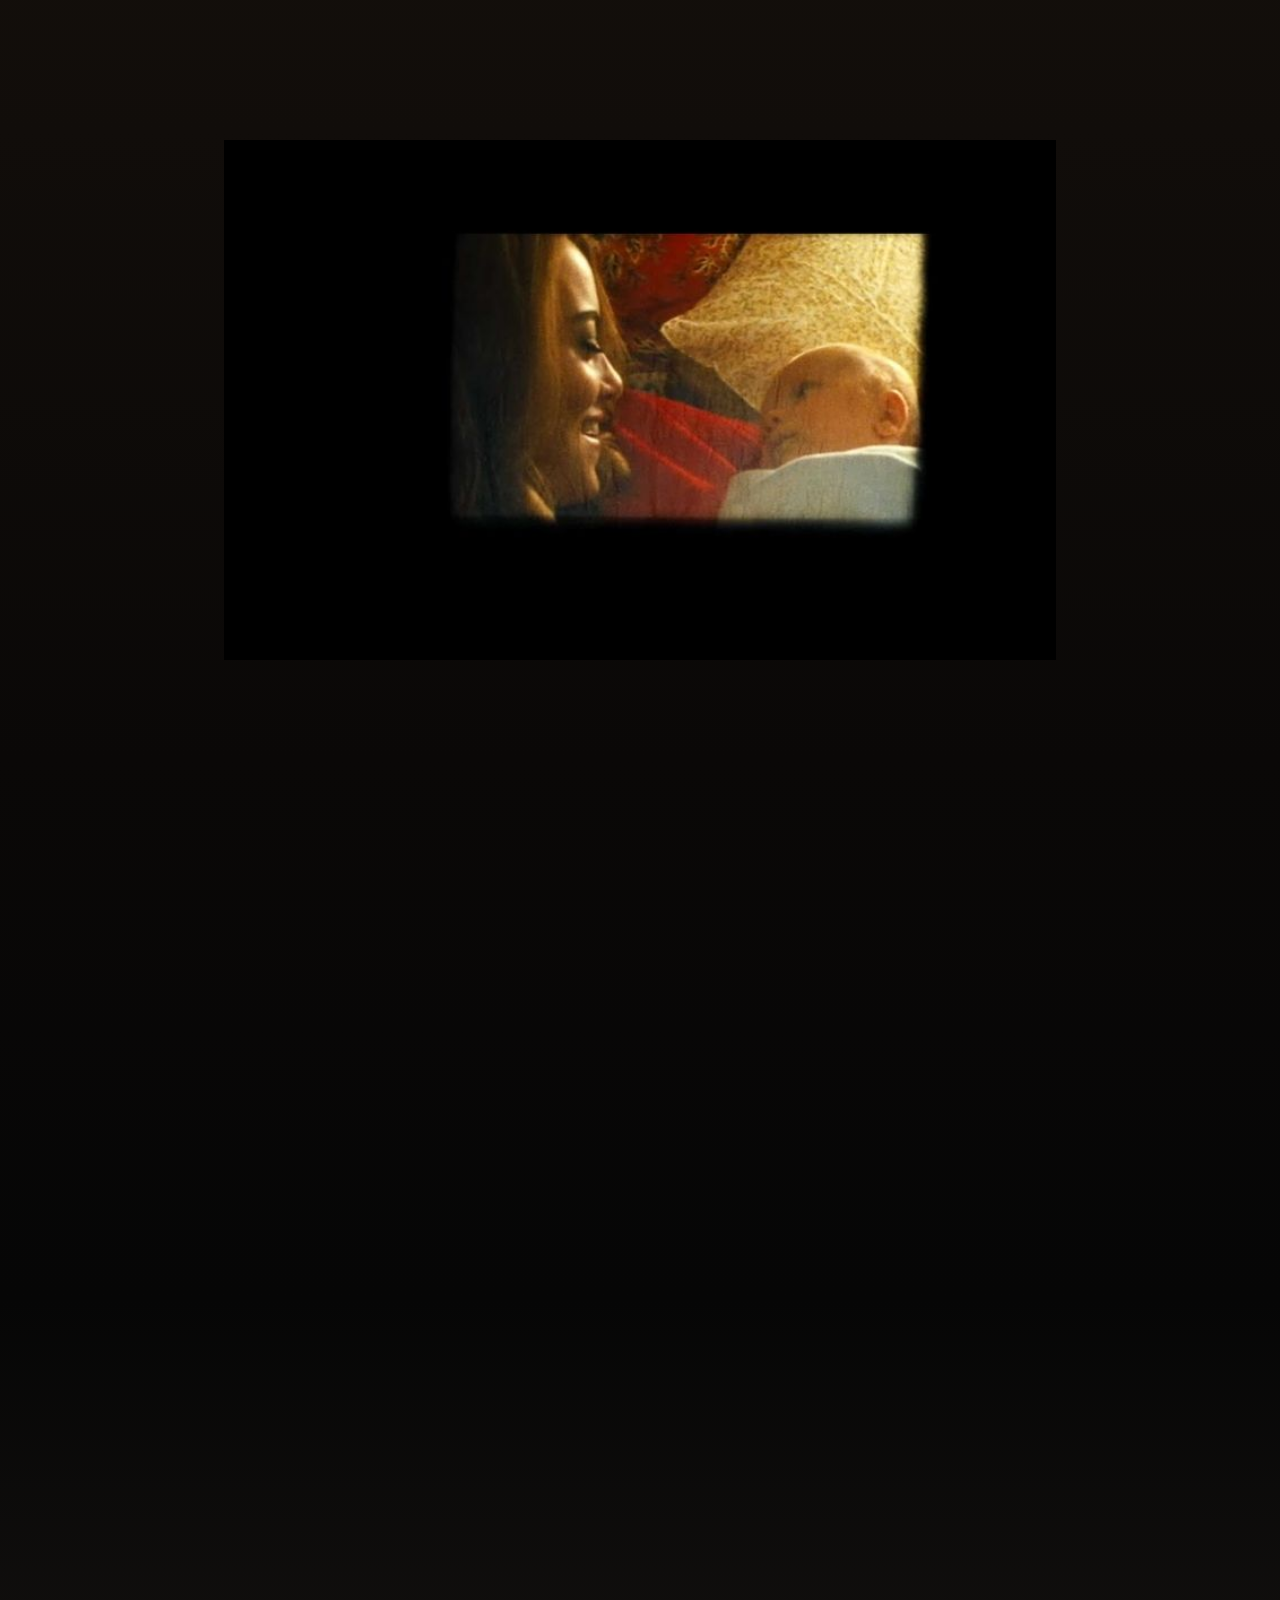
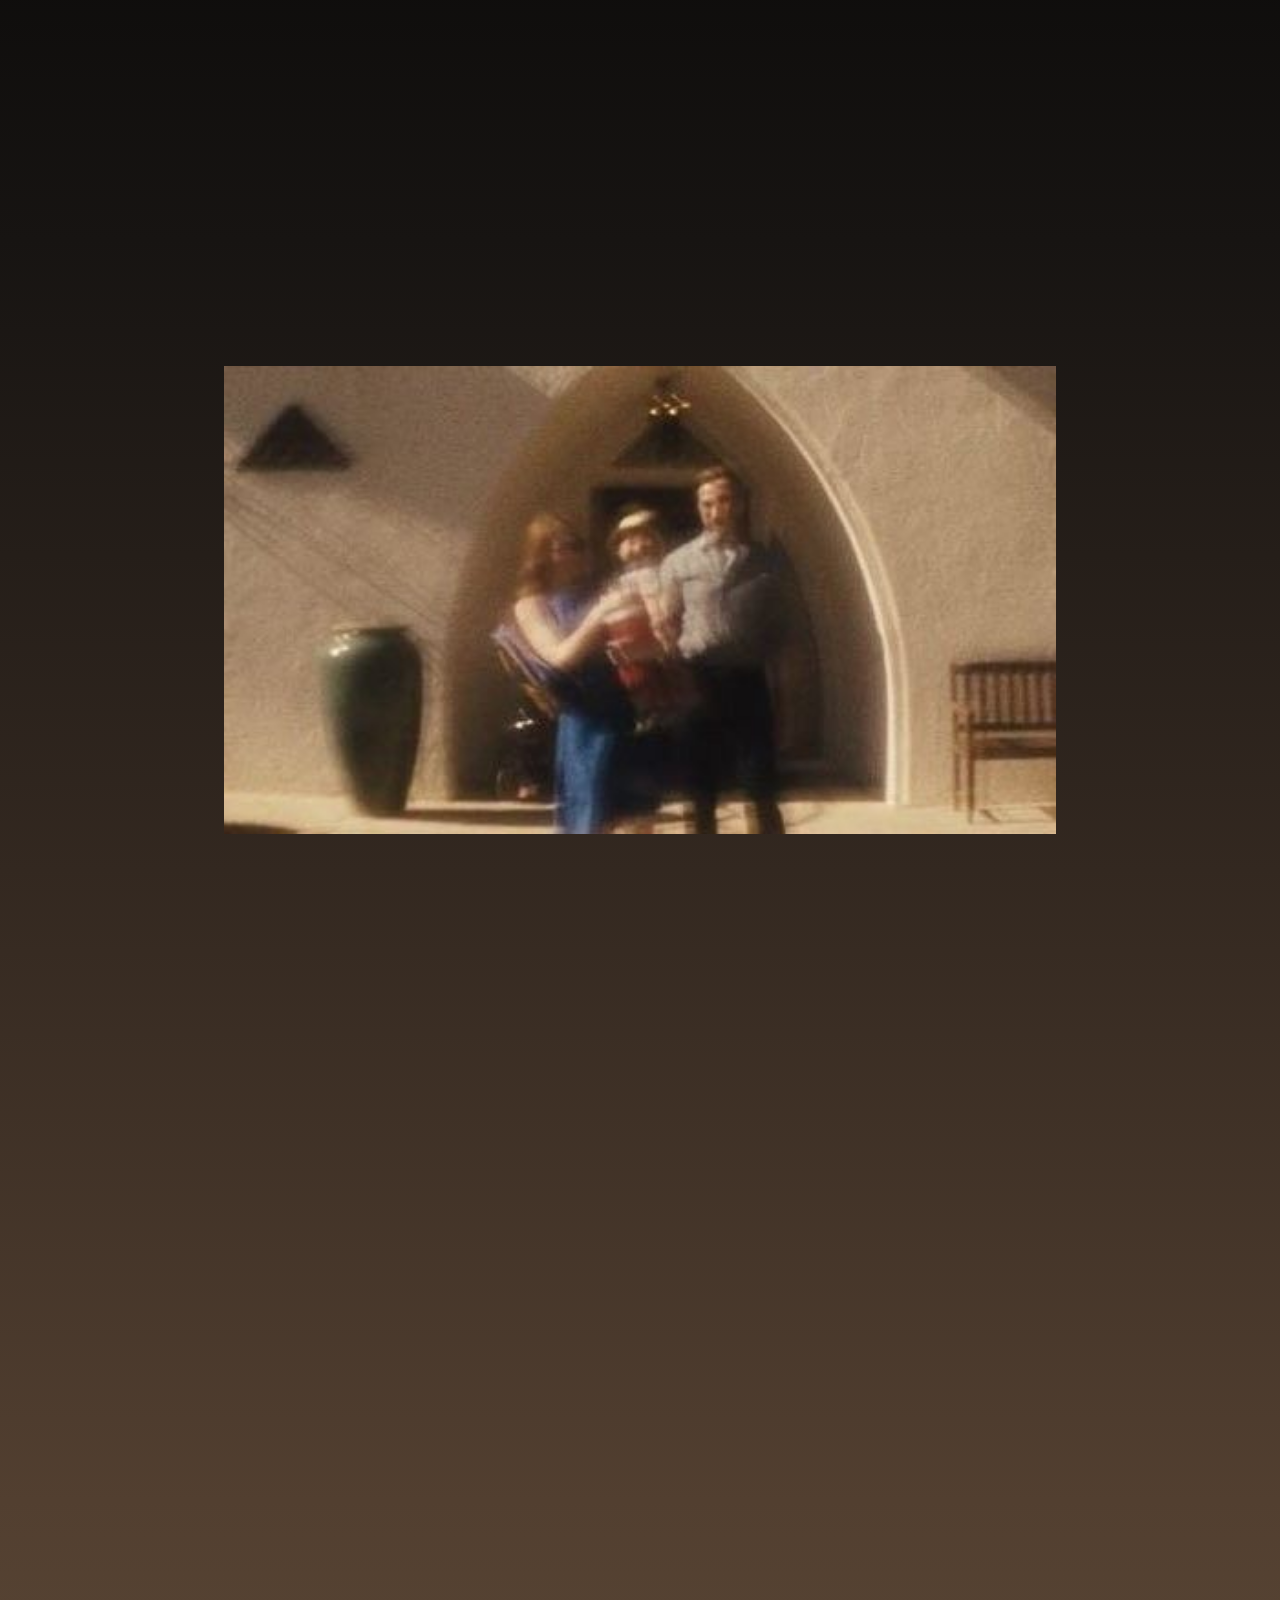
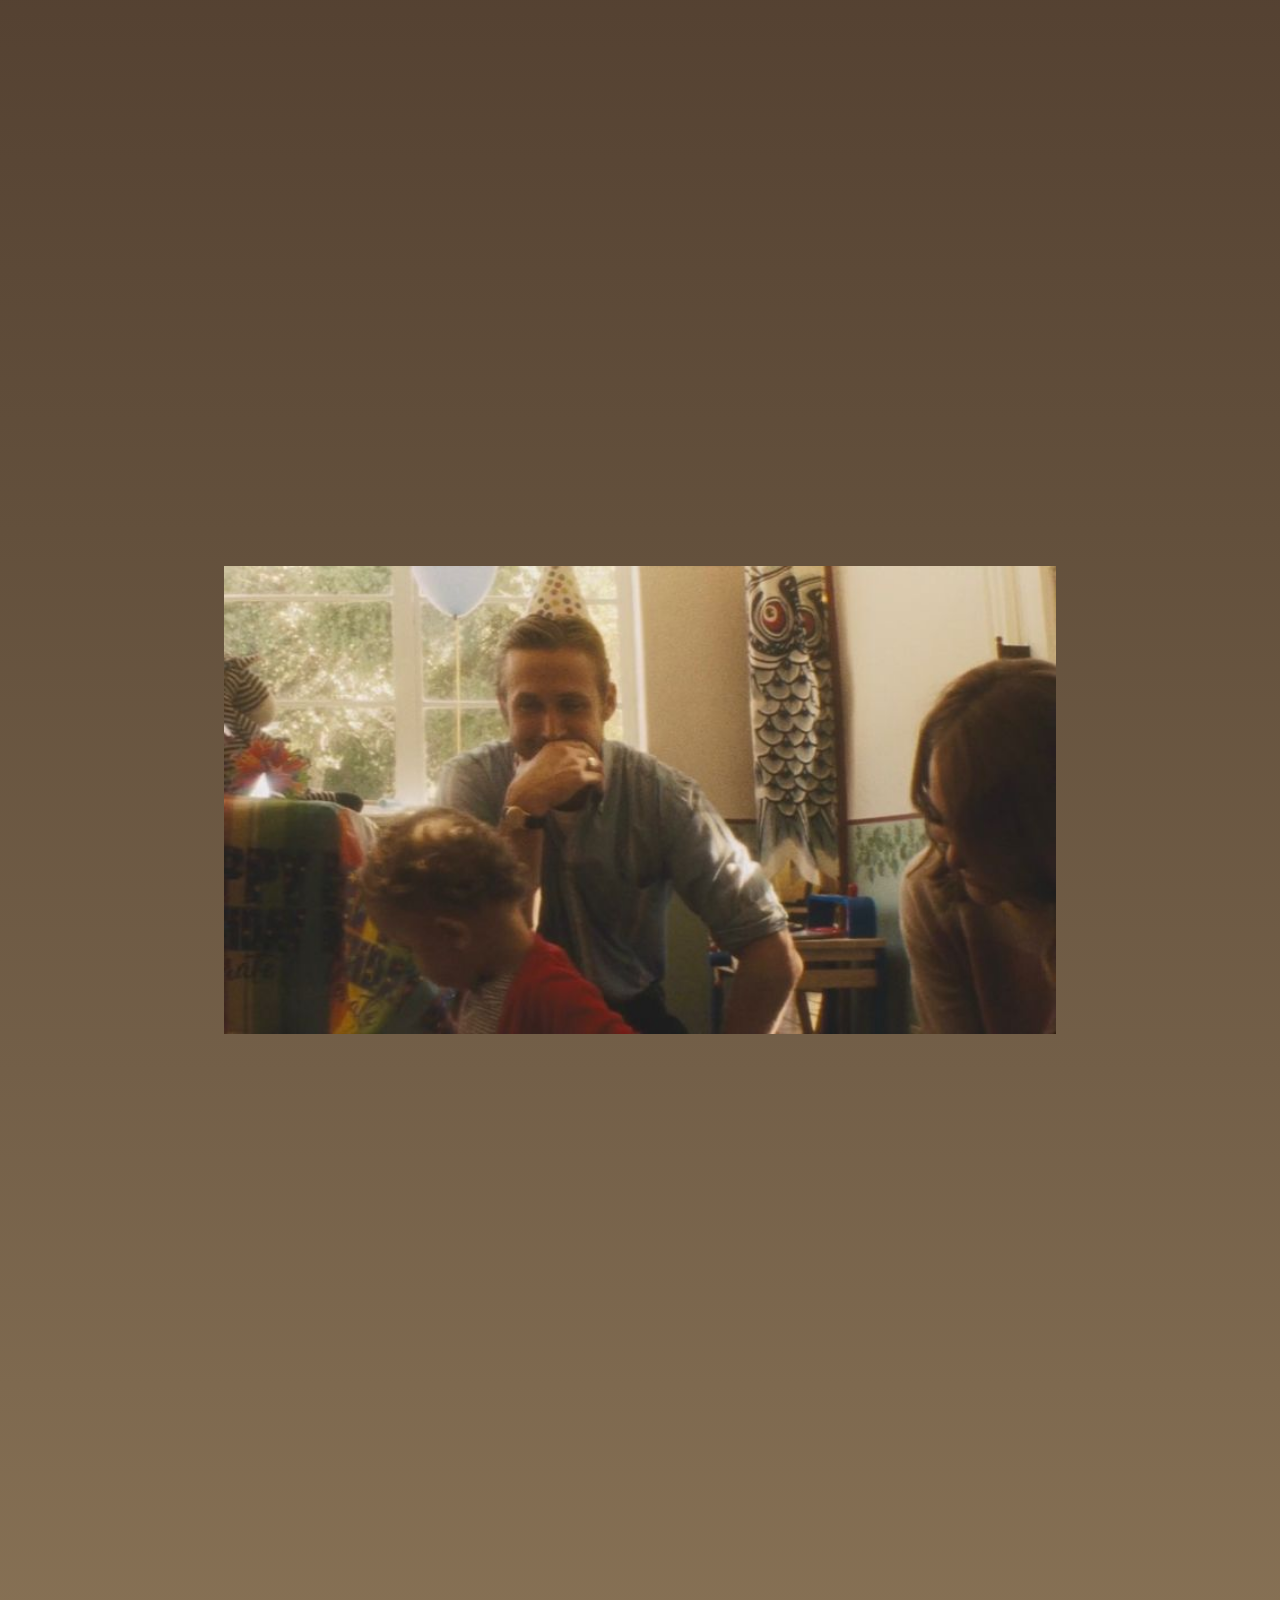
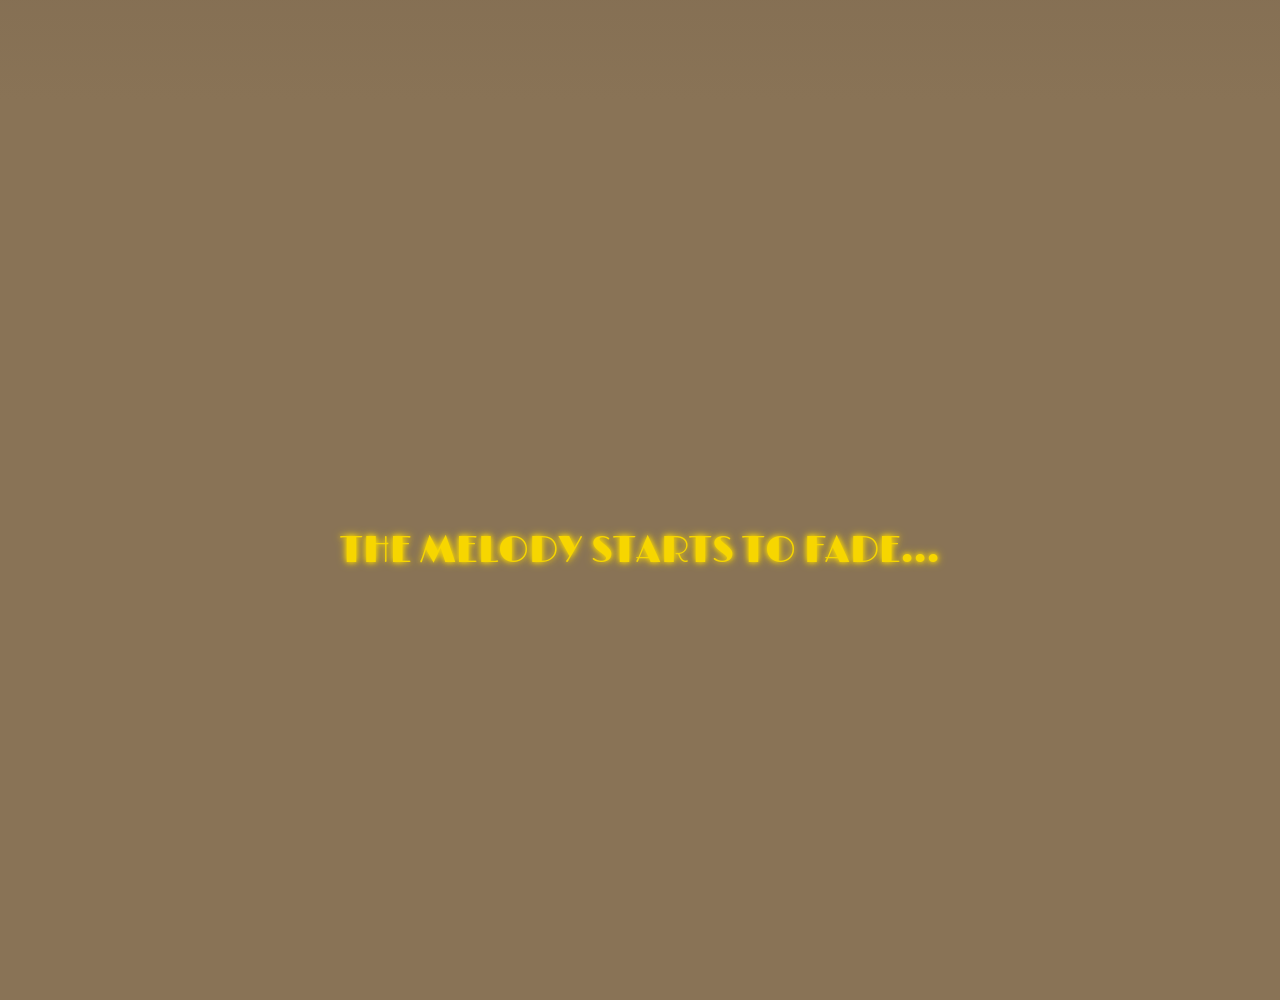
<file: Project 2/page4.html>
<!DOCTYPE html>
<html>
    <head>
        <title>La La Land</title>
        <link rel="stylesheet" href="style.css">

        <link rel="preconnect" href="https://fonts.googleapis.com">
        <link rel="preconnect" href="https://fonts.gstatic.com" crossorigin>
        <link href="https://fonts.googleapis.com/css2?family=Limelight&display=swap" rel="stylesheet">
        <link href="https://fonts.googleapis.com/css2?family=Pinyon+Script&display=swap" rel="stylesheet">
        <link href="https://fonts.googleapis.com/css2?family=Courier+Prime:ital,wght@0,400;0,700;1,400;1,700&display=swap" rel="stylesheet">
        <link href="https://fonts.googleapis.com/css2?family=Plus+Jakarta+Sans:ital,wght@0,200..800;1,200..800&display=swap" rel="stylesheet">

        <meta name="viewport" content="width=device-width,initial-scale=1.0">
    </head>
    <body>
        <section class="paris">
            <img src="images/paris.jpg">
        </section>

        <section class="kitchen">
            <img src="images/kitchen .png">
        </section>

        <section class="mom">
            <img src="images/mom.png">
        </section>

        <section class="family">
            <img src="images/family.png">
        </section>

        <section class="kidbday">
            <img src="images/kidbday.png">
        </section>

        <section class="button4">
            <a href="page5.html">THE MELODY STARTS TO FADE...</a>
        </section>
</html>
</file>
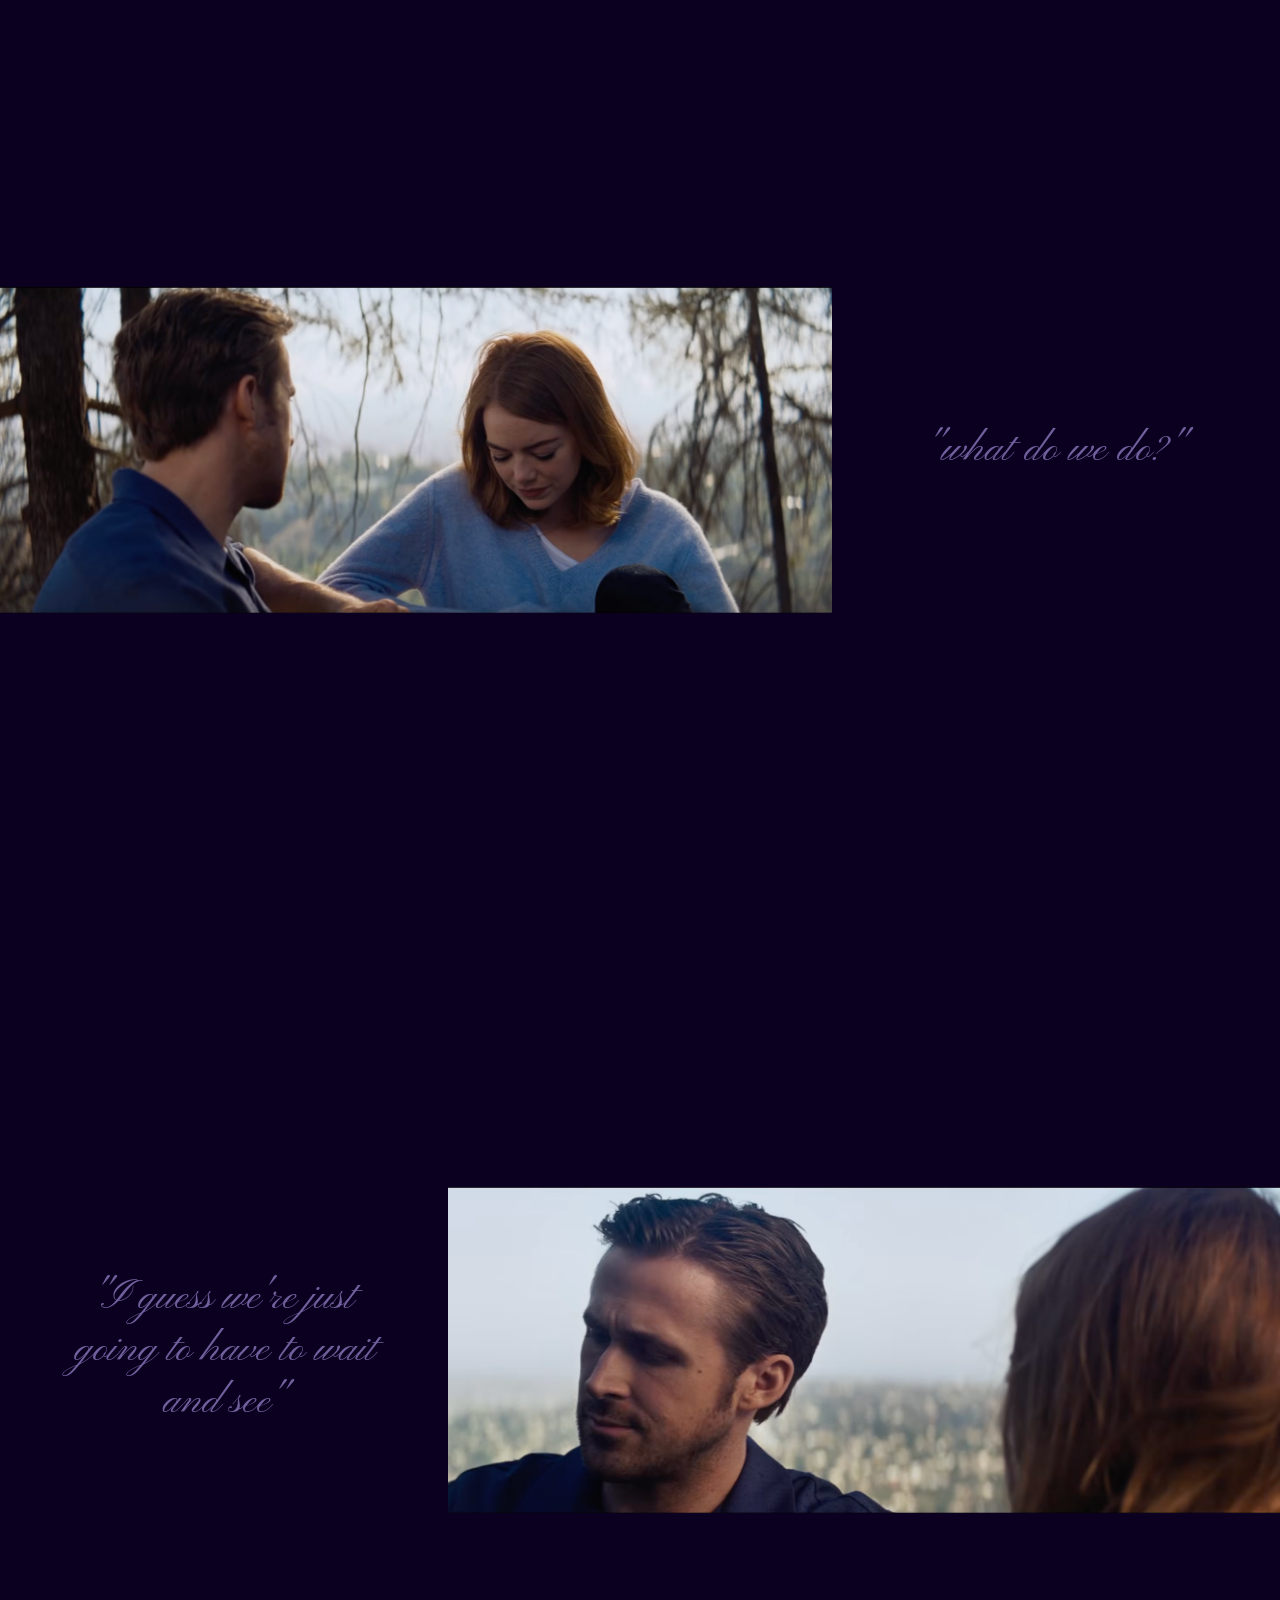
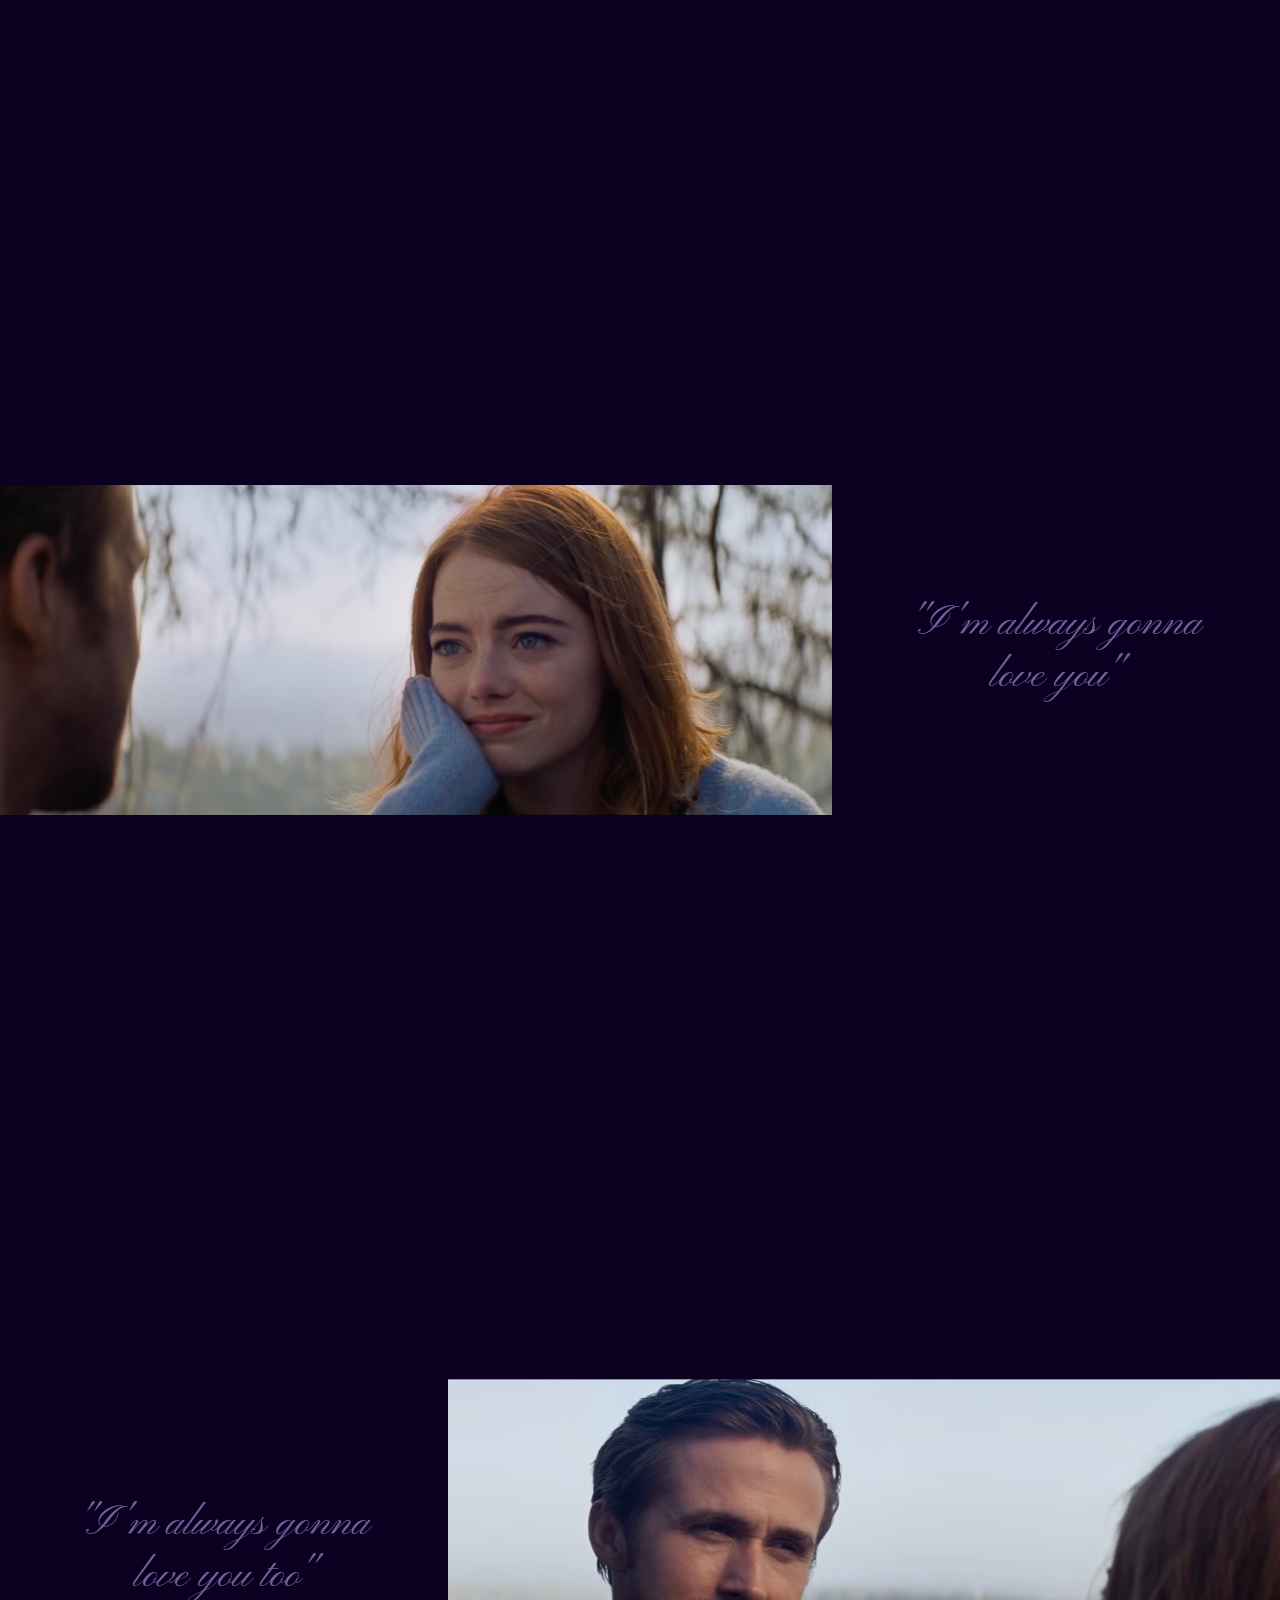
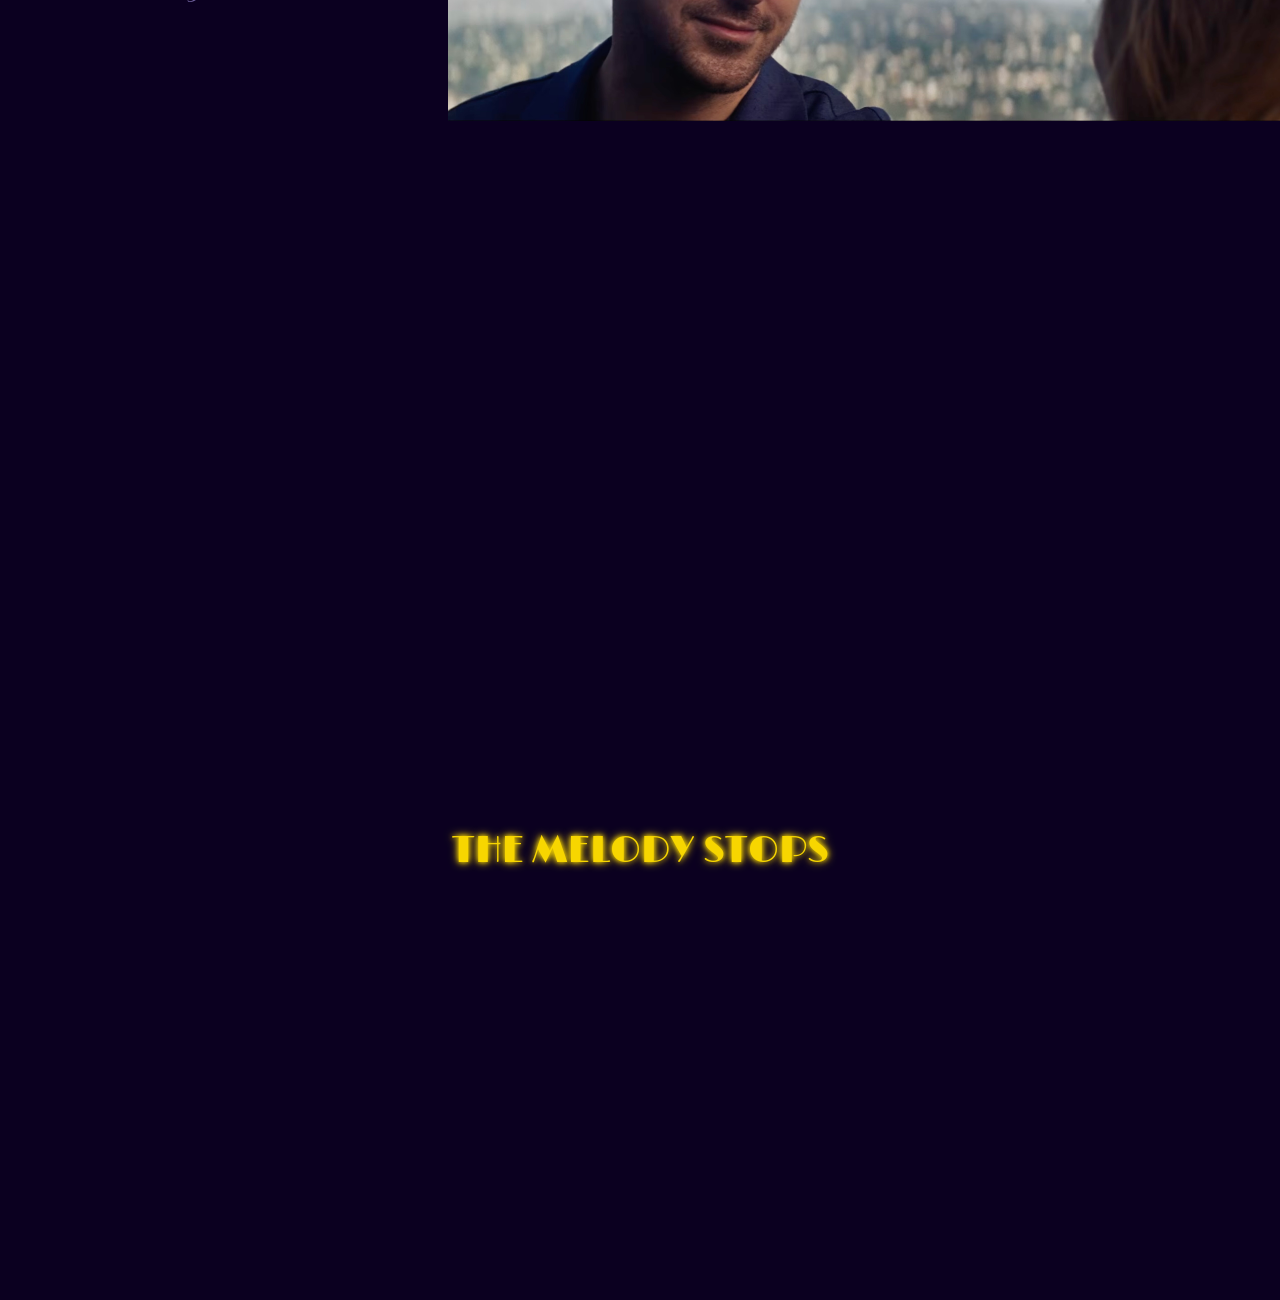
<file: Project 2/page5.html>
<!DOCTYPE html>
<html>
    <head>
        <title>La La Land</title>
        <link rel="stylesheet" href="style.css">

        <link rel="preconnect" href="https://fonts.googleapis.com">
        <link rel="preconnect" href="https://fonts.gstatic.com" crossorigin>
        <link href="https://fonts.googleapis.com/css2?family=Limelight&display=swap" rel="stylesheet">
        <link href="https://fonts.googleapis.com/css2?family=Pinyon+Script&display=swap" rel="stylesheet">
        <link href="https://fonts.googleapis.com/css2?family=Courier+Prime:ital,wght@0,400;0,700;1,400;1,700&display=swap" rel="stylesheet">
        <link href="https://fonts.googleapis.com/css2?family=Plus+Jakarta+Sans:ital,wght@0,200..800;1,200..800&display=swap" rel="stylesheet">

        <meta name="viewport" content="width=device-width,initial-scale=1.0">
    </head>
    <body>
        <section class="griffith1">
            <img src="images/griffith1.png">
            <p>"what do we do?"</p>
        </section>

        <section class="griffith2">
            <p>"I guess we're just going to have to wait and see"</p>
            <img src="images/griffith2.png">
        </section>

        <section class="griffith3">
            <img src="images/griffith3.png">
            <p>"I'm always gonna love you"</p>
        </section>

        <section class="griffith4">
            <p>"I'm always gonna love you too"</p>
            <img src="images/griffith4.png">
        </section>

        <section class="button5">
            <a href="last.html">THE MELODY STOPS</a>
        </section>
</html>
</file>
<file: Exercise 2/stylesheet.css>
body {
    background: rgb(227, 227, 227);
    font-family: Helvetica, Arial, sans-serif;
}

#header {
    margin: 30px 0 10px 15px;
    color: rgb(255, 185, 251);
    padding: 25px;
    background-color: rgb(20, 89, 149);
    font-size: 75px;
}

#author {
    font-size: 23px;
}

.italics {
    font-family: Georgia, serif;
    font-style: italic;
}

.principle {
    margin: 30px 0 10px 15px;
    color:rgb(20, 89, 149);
    font-size: 50px;
}

.details {
    margin: 5px 0 20px 15px;
    padding: 10px 0 0 0;
    color: rgb(15, 15, 83);
    font-size: 30px;
    line-height: 1.5;
}

.img {
    margin: 5px 0 20px 15px;
    width: 600px;
    height: auto;
}

a {
    color: rgb(20, 89, 149);
    margin: 0 0 30px 15px;
    font-family: Georgia, serif;
}

a:visited {
    color: rgb(141, 102, 139);
    margin: 0 0 30px 15px;
    font-family: Georgia, serif;
}
</file>
<file: Exercise 3/style.css>
* {
    margin: 0;
    padding: 0;
    box-sizing: border-box;
}


.fraunces-400 {
  font-family: "Fraunces", serif;
  font-optical-sizing: auto;
  font-weight: 400;
  font-style: normal;
  font-variation-settings:
    "SOFT" 0,
    "WONK" 0;
}

.fraunces-500 {
  font-family: "Fraunces", serif;
  font-optical-sizing: auto;
  font-weight: 500;
  font-style: normal;
  font-variation-settings:
    "SOFT" 0,
    "WONK" 0;
}

.fraunces-630 {
  font-family: "Fraunces", serif;
  font-optical-sizing: auto;
  font-weight: 630;
  font-style: normal;
  font-variation-settings:
    "SOFT" 0,
    "WONK" 0;
}

.fraunces-700 {
  font-family: "Fraunces", serif;
  font-optical-sizing: auto;
  font-weight: 700;
  font-style: normal;
  font-variation-settings:
    "SOFT" 0,
    "WONK" 0;
}

.montserrat-500 {
  font-family: "Montserrat", sans-serif;
  font-optical-sizing: auto;
  font-weight: 500;
  font-style: normal;
}

body {
  background-color: rgb(255, 229, 234);
}

.circle {
    width: 120px;
    height: 120px;
    background-color: rgb(100, 123, 104);
    border-radius: 50%;
}

.triangle {
    width: 0;
    height: 0;
    border-left: 65px solid transparent;
    border-right: 65px solid transparent;
    border-bottom: 120px solid rgb(255, 250, 203);
}

#shapeandlines h2 {
  font-family: "Fraunces", serif;
  font-weight: 500;
  font-size: 30px;
}

#shapeandlines {
  min-height: 100vh;
  display: flex;
  justify-content: space-between;
  align-items: center;
  padding: 30px 15%;
  padding-bottom: 150px;
}

.lovers {
  display: flex;
  flex-direction: column;
  align-items: center;
  justify-content: center;
  gap: 30px;
  flex: 1;
  max-width: 300px;
  text-align: center;
}

#instruction {
  position: fixed;
    top: 20px;
    left: 0;
    width: 100%;
    text-align: center;
    color: gray;
    font-family: "Montserrat", sans-serif;
    font-weight: 500;
    font-size: 15px;
}

.instruction1 {
  display: block;
}

.instruction2, .instruction3, .instruction4 {
  display: none;
}

#vital {
  position: fixed;
  bottom: 20px;
  left: 50%;
  transform: translateX(-50%);
  width: 80%;
  aspect-ratio: 10/ 3;
  pointer-events: none;
}

.heartbeat {
  position: absolute;
  width: 100%;
  height: 100%;
  background-color: rgb(111, 111, 255);

  clip-path: polygon(
    0% 49%, 25% 49%,
    32% 39%, 39% 59%,
    46% 9%, 53% 84%,
    60% 49%, 100% 49%,
    100% 52%, 62% 52%,
    53% 94%, 46% 24%,
    40% 65%, 32% 44%,
    26% 52%, 0% 52%
    );

    animation: gentle-beat 2s ease-in-out infinite;
}

@keyframes gentle-beat {
  0%, 100% {
        transform: scaleY(0.3);
    }

    50% {
        transform: scaleY(0.5);
    }
}

@keyframes strong-beat {
    0%, 100% {
        transform: scaleY(0.4);
    }

    50% {
        transform: scaleY(1);
    }
}

@keyframes heartbeat-reveal {
    from {
        left: 0;
    }

    to {
        left: 100%;
    }
}

.cline2, .cline3, .cline4, .tline2, .tline3, .tline4 {
  display: none;
}


@media screen and (max-width: 1400px) {
  body {
  background-color: rgb(250, 189, 201);
  }

  #shapeandlines h2 {
    font-size: 40px;
    font-weight: 630;
  }

  .cline2, .tline2 {
    display: block;
  }

  .cline1, .cline3, .cline4, .tline1, .tline3, .tline4 {
    display: none;
  }

  .heartbeat {
        animation: strong-beat 1.4s ease-in-out infinite;
    }

  #instruction {
    .instruction2 {
      display: block;
    }
    .instruction1, .instruction3, .instruction4 {
      display: none;
    }
  }
}

@media screen and (max-width: 1000px) {
  body {
  background-color: rgb(250, 142, 163);
  }

  #shapeandlines h2 {
    font-size: 50px;
    font-weight: 700;
  }

  .cline3, .tline3 {
    display: block;
  }

  .cline1, .cline2, .cline4, .tline1, .tline2, .tline4 {
    display: none;
  }

  .heartbeat {
        animation: strong-beat 0.7s ease-in-out infinite;
    }

  #instruction {
    .instruction3 {
      display: block;
    }
    .instruction1, .instruction2, .instruction4 {
      display: none;
    }
  }
}

@media screen and (max-width: 600px) {
  body {
  background-color: rgb(92, 82, 84);
  }

  #shapeandlines h2 {
    font-size: 20px;
    font-weight: 400;
    color: white;
  }

  .cline4, .tline4 {
    display: block;
  }

  .cline1, .cline2, .cline3, .tline1, .tline2, .tline3 {
    display: none;
  }

  .heartbeat {
        animation: none;
        transform: none;
        clip-path: none;
        height: 3px;
        top: 50%;
    }

  #instruction {
    .instruction4 {
      display: block;
    }
    .instruction1, .instruction2, .instruction3 {
      display: none;
    }
  }
}
</file>
<file: Project 1/sytle.css>
* {
    margin: 0;
    padding: 0;
    box-sizing: border-box;
}

html {
    scroll-behavior: smooth;
}

.libre-caslon-condensed-400 {
  font-family: "Libre Caslon Condensed", serif;
  font-optical-sizing: auto;
  font-weight: 400;
  font-style: normal;
}


.libre-caslon-condensed-500 {
  font-family: "Libre Caslon Condensed", serif;
  font-optical-sizing: auto;
  font-weight: 500;
  font-style: normal;
}

.libre-caslon-condensed-600 {
  font-family: "Libre Caslon Condensed", serif;
  font-optical-sizing: auto;
  font-weight: 600;
  font-style: normal;
}

.libre-caslon-condensed-700 {
  font-family: "Libre Caslon Condensed", serif;
  font-optical-sizing: auto;
  font-weight: 700;
  font-style: normal;
}

.zalando-sans-expanded-400 {
  font-family: "Zalando Sans Expanded", sans-serif;
  font-optical-sizing: auto;
  font-weight: 400;
  font-style: normal;
}

.zalando-sans-expanded-600 {
  font-family: "Zalando Sans Expanded", sans-serif;
  font-optical-sizing: auto;
  font-weight: 600;
  font-style: normal;
}

header {
    display: flex;
    flex-wrap: wrap;
    flex-direction: row;
    align-items: stretch;
    justify-content: space-between;
    /* header is in <hero>. sticky element stays within its parent. header will stop sticking when hero section scrolls out of the view */
    position: sticky;
    top: 0;
    z-index: 999;
    padding: 0 30px;
    color: rgb(255, 241, 226);
    text-shadow: 0 2px 3px rgba(0, 0, 0, 0.4);
}

header:hover {
    background-color: rgb(255, 241, 226);
    color: rgb(48, 43, 32);
    text-shadow: none;
}

.title {
    font-size: 20px;
    font-family: "Libre Caslon Condensed", serif;
}

.title > h1 {
    font-weight: 400;
}

.categories {
    display: flex;
    flex-direction: row;
    align-items: stretch;
    font-family: "Libre Caslon Condensed", serif;
    font-weight: 400;
    font-size: 25px;
    text-align: center;
    gap: 20px;
}

.categories > div {
    display: flex;
    align-items: center;
    padding: 20px 0;
}

.categories> .MENU {
    position: static;
    padding-left: 200px;
    margin-left: -200px;
}

.MENU:hover,
.SEARCH:hover,
.ORDER:hover,
.ABOUT:hover,
.ACCOUNT:hover,
.BAG:hover {
    cursor: pointer;
    font-weight: 550;
}

.menu-dropdown {
    display: none; /* hides the dropdown until the hover rule shows it */
    position: absolute; /* takes the dropdown out of the normal layout, so it overlays the hero instead of pushing it down */
    top: 100%; /* Places its top edge at the bottom of the header—100% of the header’s height down */
    left: 0%; /* Makes it as wide as the header */
    width: 100%;

    grid-template-columns: repeat(4, minmax(0, 1fr));
    gap: 40px;
    padding: 50px 60px;

    background-color: rgb(255, 241, 226);
    color: rgb(48, 43, 32);
    text-align: left;
    text-shadow: none;
    font-family: "Libre Caslon Condensed", serif;
    font-weight: 400;
    cursor: pointer;
}

.MENU:hover .menu-dropdown {
    display: grid; /* shows the dropdown when the user hovers over the header */
}

.menu-column h4 {
    font-size: 20px;
    font-weight: 500;
    padding-bottom: 20px;
    margin-bottom: 25px;
    border-bottom: 1px solid rgba(48, 43, 32, 0.25);
}

.menu-column p {
    font-size: 17px;
    line-height: 1.5;
    margin-bottom: 18px;
}

.menu-column p:hover {
    font-weight: 600;
    text-decoration: underline;
}

.title,
.bag {
    display: flex;
    align-items: center;
    padding: 20px 0;
}

.header:hover {
    background-color: rgb(255, 241, 226);
    color: rgb(48, 43, 32);
    text-shadow: none;
}

.search-dropdown {
    display: none;
    position: absolute;
    top: 100%;
    left: 0%;
    width: 100%;
    height: 160px;

    background-color: rgb(255, 241, 226);
    color: rgb(48, 43, 32);
    font-weight: 400;
    cursor: default;

    justify-content: center;
    align-items: center;
}

.SEARCH:hover .search-dropdown {
    display: flex;
}

.search-box {
    width: 60%;
    padding: 15px 20px;
    border: 1px solid rgb(48, 43, 32);
    background-color: white;
    color: rgba(48, 43, 32, 0.43);
    text-align: left;
    font-size: 20px;
    border-radius: 15px;
}

.bag {
    flex-direction: row;
    font-family: "Libre Caslon Condensed", serif;
    font-weight: 400;
    gap: 20px;
}

.bag > div {
    padding: 4px;
    text-align: center;
    font-size: 25px;
}

.hero {
    position: relative;
    background-image: url(image/jalapeno-sandwich.jpeg);
    background-size: cover;
    background-position: center;
    height: 100vh;
    width: 100%;
}

#comingsoon {
    position: absolute;
    width: auto;
    bottom: 100px;
    right: 20px;
    left: 20px;
}

.herotitle {
    display: flex;
    flex-direction: column;
    padding: 30px;
    color: rgb(255, 241, 226);
    text-shadow: 0 2px 3px rgba(0, 0, 0, 0.4);
}

.COMINGSOON {
    font-size: 70px;
}

.jalapeno-sandwich {
    font-size: 36px;
}

.viewmore {
    border-radius: 17px;
    font-size: 18px;
    width: 200px;
    padding: 13px 40px;
    margin: 15px 0 0 0;
    -webkit-appearance: none;
    appearance: none;
    border: 1px solid rgb(255, 241, 226);
    box-shadow: none;
    background-color: rgba(255, 233, 209, 0.3);
    -webkit-backdrop-filter: blur(10px);
    backdrop-filter: blur(10px);
    color: rgb(255, 241, 226);
}

.viewmore:hover {
    cursor: pointer;
    background-color: rgba(255, 233, 209, 0.403);
    -webkit-backdrop-filter: blur(27px);
    backdrop-filter: blur(27px);
    transition: 0.1s;
}

#ourstory {
    background-color: white;
    width: 100%;
    padding: 50px 30px;
}

.storycontent {
    grid-column: span 2 / span 2;
    grid-row: span 4 / span 4;
    grid-column-start: 1;
    grid-row-start: 2;
    padding: 20px 30px;

    display: flex;
    flex-direction: column;
    font-family:'Libre Caslon Condensed', serif;
    font-weight:400;
    color: rgb(48, 43, 32);
}

.storygrid {
    display: grid;
    grid-template-columns: repeat(4, 1fr);
    grid-template-rows: repeat(5, 1fr);
    gap: 13px;
}
    
.storytitle {
    grid-column: span 2 / span 2;
    font-size: 40px;
    padding: 30px;
}

.storycontent > p {
    margin-bottom: 33px;
    line-height: 1.7;
    font-size: 23px;
}

.storyimage {
    grid-column: span 2 / span 2;
    grid-row: span 5 / span 5;
    grid-column-start: 3;
    grid-row-start: 1;
    min-width: 0;
    position: relative;
}

.storyimage img {
    position: absolute; /* prevents its natural size from making the section taller */
    top: 0;
    left: 0;
    width: 100%;
    height: 100%; /*fill the image container */
    object-fit: cover; /* preserves the pic's proportions by cropping it if needed */
    border-radius: 19px;
}

#contactsection {
    display: grid;
    grid-template-columns: repeat(4, 1fr);
    grid-template-rows: auto auto auto auto;
    padding: 40px 40px;
    gap: 8px;
    background-color: rgb(255, 241, 226);
    color: rgb(48, 43, 32);
}

#contactsection h4 {
    padding: 10px 0 5px 0;
    font-weight: 600;
    font-size: 20px;
    font-family: "Libre Caslon Condensed", serif;
}

#contactsection p {
    line-height: 1.7;
    font-size: 17px;
    font-family: "Libre Caslon Condensed", serif;
}
    
.visitus {
    grid-column: span 4 / span 4;
    display: grid;
    text-align: center;
    place-items: center;
    font-family: "Libre Caslon Condensed", serif;
    font-size: 27px;
}

.icon1,
.icon2,
.icon3,
.icon4 {
    grid-row: 2 / span 2;
    display: flex;
    justify-content: center;
    align-items: center;
    padding-top: 50px;
}

#contactsection img {
    width: 37px;
    height: 37px;
    object-fit: contain;
}

.location,
.hours,
.instagram,
.email {
    grid-row: 4;
    text-align: center;
}

.instagram a,
.location a {
    color: inherit;
    text-decoration: none;
}

#reservation {
    display: flex;
    align-items: stretch; /* makes the image ocntainer match the description column's height, including the padding */
    gap: 40px;
    padding: 50px 30px;
    background-color: white;
    color: rgb(48, 43, 32);
    font-family: "Libre Caslon Condensed", serif;
}

.reservation-image {
    flex: 1;
    min-width: 0;
    position: relative;
}

.reservation-image img {
    position: absolute; /* prevents its natural size from making the section taller */
    top: 0;
    left: 0;
    width: 100%;
    height: 100%; /*fill the image container */
    object-fit: cover; /* preserves the pic's proportions by cropping it */
    border-radius: 19px;
}

.reservation-description {
    flex: 1;
    min-width: 0;
    padding: 30px 0;
}

.reservation-description > h3 {
    font-size: 30px;
    margin-bottom: 20px;
}
     
.reservation-description > p {
    font-size: 20px;
    line-height: 1.5;
    font-weight: 430;
    margin-bottom: 30px;
}

.reservation-content {
    margin-bottom: 30px;
}

/* date and time sit next to each other */
.reservation-content-date-time {
    display: flex;
    gap: 20px;
    margin-bottom: 30px;
}

.date,
.time {
    flex: 1;
    min-width:0;
}

.reservation-content > h4,
.date > h4,
.time > h4 {
    font-size: 22px;
    font-weight: 550;
    margin-bottom: 8px;
}

/* fake input boxes */
.input,
.input-request {
    padding: 12px 15px;
    background-color: rgb(243, 243, 245);
    color: rgba(136, 136, 155, 0.688);
    font-size: 17px;
    border-radius: 10px;
}

.input {
    min-height: 45px;
}

.input-request {
    min-height: 80px;
}

.input:hover,
.input-request:hover {
    cursor: pointer;
}

.book-table {
    padding: 10px;
    background-color: rgb(48, 43, 32);
    color: rgb(255, 241, 226);
    font-size: 18px;
    font-weight: 430;
    text-align: center;
    border-radius: 15px;
    cursor: pointer;
}

.book-table:hover {
    background-color: rgb(83, 74, 56);
}
</file>
<file: Project 2/style.css>
* {
    margin: 0;
    padding: 0;
    box-sizing: border-box;
}

.limelight-regular {
  font-family: "Limelight", sans-serif;
  font-weight: 400;
  font-style: normal;
}

.pinyon-script-regular {
  font-family: "Pinyon Script", cursive;
  font-weight: 400;
  font-style: normal;
}

.courier-prime-regular {
  font-family: "Courier Prime", monospace;
  font-weight: 400;
  font-style: normal;
}

body {
    background-color: rgb(11, 0, 32);
}

.introbutton {
    width: 100%;
    height: 100vh;

    display: flex;
    flex-direction: column;

    position: relative;
    justify-content: center;
    align-items: center;

    background-image: url(images/background.jpg);
    background-size: cover;
    background-position: center;
}

.introbutton a {
    font-family: "Limelight", sans-serif;
    font-weight: 400;
    font-size: 14vw;
    color: rgb(247, 214, 0);
    text-decoration: none;
    cursor: pointer;

    text-shadow:
        0 0 5px rgb(247, 214, 0);

    transition: color 0.4s ease-in-out, 
                text-shadow 0.4s ease-in-out;

    animation: appear 5s ease 0s both,
           intro-flicker 3s infinite;
}

.introbutton a:hover {
    color: rgb(255, 247, 186);
    text-shadow:
        0 0 5px rgb(247, 214, 0),
        0 0 12px rgb(247, 214, 0),
        0 0 25px rgb(247, 214, 0);
}

@keyframes intro-flicker {
    0%, 85%, 100% {
        text-shadow:
            0 0 4px rgb(247, 214, 0),
            0 0 10px rgb(247, 214, 0),
            0 0 20px rgb(247, 214, 0);
    }

    87%, 91% {
        text-shadow: none;
    }

    89%, 93% {
        text-shadow:
            0 0 5px rgb(247, 214, 0),
            0 0 15px rgb(247, 214, 0),
            0 0 28px rgb(247, 214, 0);
    }
}

@keyframes neon-flicker {
    0%, 85%, 100% {
        opacity: 1;
        text-shadow:
            0 0 5px rgb(247, 214, 0),
            0 0 15px rgb(247, 214, 0),
            0 0 30px rgb(247, 214, 0);
    }

    87%, 91% {
        opacity: 0.7;
        text-shadow: none;
    }

    89%, 93% {
        opacity: 1;
        text-shadow:
            0 0 5px rgb(247, 214, 0),
            0 0 20px rgb(247, 214, 0),
            0 0 40px rgb(247, 214, 0);
    }
}

@keyframes appear {
    from { opacity: 0; }
    to   { opacity: 1; }
}

.introbutton span:nth-child(1)  { animation-delay: 0s; }
.introbutton span:nth-child(2)  { animation-delay: 0.2s; }
.introbutton span:nth-child(3)  { animation-delay: 0.4s; }
.introbutton span:nth-child(4)  { animation-delay: 0.6s; }
.introbutton span:nth-child(5)  { animation-delay: 0.8s; }
.introbutton span:nth-child(6)  { animation-delay: 1s; }
.introbutton span:nth-child(7)  { animation-delay: 1.2s; }
.introbutton span:nth-child(8)  { animation-delay: 1.4s; }
.introbutton span:nth-child(9)  { animation-delay: 1.6s; }
.introbutton span:nth-child(10) { animation-delay: 1.8s; }
.introbutton span:nth-child(11) { animation-delay: 2s; }
.introbutton span:nth-child(12) { animation-delay: 2.2s; }
.introbutton span:nth-child(13) { animation-delay: 2.4s; }
.introbutton span:nth-child(14) { animation-delay: 2.6s; }
.introbutton span:nth-child(15) { animation-delay: 2.8s; }
.introbutton span:nth-child(16) { animation-delay: 3s; }

.sebs, .piano, .latrain, .paris, .sebslast, .button2, .button3, .button4, .button5, .end {
    width: 100%;
    height: 100vh;
    display: flex;
    justify-content: center;
    align-items: center;
}

.itsover, .griffith1, .griffith3, .lastlookmia {
    width: 100%;
    height: 100vh;
    display: flex;
    justify-content: flex-start;
    align-items: center;
}

.sebs, .latrain, .paris, .griffith1, .sebslast {
    animation: appear 3s ease both;
}

.sebs img, .piano img, .sebslast img, .pianolast img, .lastlookmia img, .lastlookseb img {
    width: 60%;
    height: auto;
}

.followmelody {
    width: 100%;
    height: 300vh;
    display: flex;
    justify-content: center;
    align-items: center;

    background: linear-gradient(
        to bottom,
        rgb(11, 0, 32) 0%,
        rgb(11, 0, 32) 50%,
        rgb(6, 0, 17) 100%
    );
}

.followmelody2 {
    width: 100%;
    height: 300vh;
    display: flex;
    justify-content: center;
    align-items: center;

    background: linear-gradient(
        to bottom,
        black 0%,
        rgb(10, 13, 19) 50%,
        rgb(20, 26, 38) 100%
    );
}

.followmelody p, .followmelody2 p {
    font-family: "Pinyon Script", cursive;
    font-weight: 400;
    font-size: 4vw;
    color:rgb(255, 247, 186);
    text-shadow:
        0 0 8px rgb(205, 186, 255),
        0 0 10px rgb(255, 247, 186);
    text-align: center;

    padding: 10px;
}

.itsover img, .latrain img, .zoo img, .walk img, .bedroom img, .cityofstars img, .paris img, .kitchen img, .mom img, .family img, .kidbday img, .griffith1 img, .griffith2 img, .griffith3 img, .griffith4 img {
    width: 65%;
    height: auto;
}

.itsover p, .griffith1 p, .griffith2 p, .griffith3 p, .griffith4 p {
    flex: 1;
    text-align: center;

    font-family: "Pinyon Script", cursive;
    font-weight: 400;
    font-size: 3.3vw;
    color: rgb(112, 97, 158);
    padding: 70px;
}

.button2 {
    background-color: rgb(34, 14, 34);
}

.button2 a, .button3 a, .button4 a, .button5 a, .end a {
    font-family: "Limelight", sans-serif;
    font-weight: 400;
    font-size: 3vw;
    color: rgb(247, 214, 0);
    text-decoration: none;
    cursor: pointer;
    white-space: nowrap;

    text-shadow:
        0 0 5px rgb(247, 214, 0),
        0 0 10px rgb(247, 214, 0);

    transition: color 0.4s ease-in-out,
                text-shadow 0.4s ease-in-out;

    animation: neon-flicker 3s infinite;
}

.button2 a:hover, .button3 a:hover, .button4 a:hover, .button5 a:hover, .end a:hover {
    color: rgb(255, 247, 186);
    text-shadow:
        0 0 10px rgb(247, 214, 0),
        0 0 25px rgb(247, 214, 0),
        0 0 50px rgb(247, 214, 0);
}

.zoo, .walk, .bedroom, .cityofstars, .kitchen, .mom, .family, .kidbday, .pianolast {
    width: 100%;
    height: 200vh;
    display: flex;
    justify-content: center;
    align-items: center;
}

.griffith2, .griffith4, .lastlookseb {
    width: 100%;
    height: 100vh;
    display: flex;
    justify-content: flex-end;
    align-items: center;
}

.latrain img, .zoo img, .walk img, .bedroom img, .cityofstars img, .paris img, .kitchen img, .mom img, .family img, .kidbday img {
    width: 65%;
    height: auto;
}

.piano {
    background: linear-gradient(
        to bottom,
        rgb(6, 0, 17) 0%,
        rgb(3, 0, 8) 35%,
        black 75%
    );
}

.itsover {
    background: linear-gradient(
        to bottom,
        rgb(20, 26, 38) 0%,
        rgb(22, 24, 38) 20%,
        rgb(27, 20, 38) 50%,
        rgb(31, 16, 35) 75%,
        rgb(34, 14, 34) 100%
    );
}

.latrain {
    background: linear-gradient(
        to bottom,
        rgb(34, 14, 34) 0%,
        rgb(19, 16, 24) 30%,
        rgb(10, 15, 18) 65%,
        rgb(13, 24, 22) 100%
    );
}

.zoo {
    background: linear-gradient(
        to bottom,
        rgb(13, 24, 22) 0%,
        rgb(18, 30, 22) 40%,
        rgb(25, 36, 32) 70%,
        rgb(26, 34, 53) 100%
    );
}

.walk {
    background: linear-gradient(
        to bottom,
        rgb(26, 34, 53) 0%,
        rgb(29, 39, 68) 35%,
        rgb(41, 43, 74) 65%,
        rgb(47, 30, 58) 100%
    );
}

.bedroom {
    background: linear-gradient(
        to bottom,
        rgb(47, 30, 58) 0%,
        rgb(69, 30, 61) 30%,
        rgb(99, 32, 58) 65%,
        rgb(84, 20, 40) 100%
    );
}

.cityofstars {
    background: linear-gradient(
        to bottom,
        rgb(84, 20, 40) 0%,
        rgb(60, 27, 43) 25%,
        rgb(33, 32, 35) 55%,
        rgb(20, 34, 32) 75%,
        rgb(12, 32, 27) 100%
    );
}

.paris {
    background: linear-gradient(
        to bottom,
        rgb(12, 32, 27) 0%,
        rgb(11, 24, 29) 25%,
        rgb(9, 17, 30) 60%,
        rgb(7, 11, 19) 100%
    );
}

.kitchen {
    background: linear-gradient(
        to bottom,
        rgb(7, 11, 19) 0%,
        rgb(13, 12, 16) 30%,
        rgb(22, 18, 13) 70%,
        rgb(24, 18, 12) 100%
    );
}

.mom {
    background: linear-gradient(
        to bottom,
        rgb(24, 18, 12) 0%,
        rgb(17, 13, 10) 35%,
        rgb(10, 8, 7) 70%,
        rgb(6, 6, 6) 100%
    );
}

.family {
    background: linear-gradient(
        to bottom,
        rgb(6, 6, 6) 0%,
        rgb(23, 20, 18) 30%,
        rgb(51, 40, 32) 65%,
        rgb(82, 63, 48) 100%
    );
}

.kidbday {
    background: linear-gradient(
        to bottom,
        rgb(82, 63, 48) 0%,
        rgb(99, 80, 60) 35%,
        rgb(115, 95, 72) 65%,
        rgb(137, 115, 86) 100%
    );
}

.sebslast {
    background: linear-gradient(
        to bottom,
        rgb(11, 0, 32) 0%,
        rgb(9, 0, 26) 50%,
        rgb(6, 0, 17) 100%
    );
}

.pianolast {
    background: linear-gradient(
        to bottom,
        rgb(6, 0, 17) 0%,
        rgb(3, 0, 9) 50%,
        black 100%
    );
}

.lastlookmia, .script, .lastlookseb, .end {
    background-color: black;
}


.button3 {
    background-color: rgb(12, 32, 27);
}

.button4 {
    background-color: rgb(137, 115, 86);
}

.script {
    width: 100%;
    height: 40vh;
    display: flex;
    flex-direction: column;
    justify-content: center;
    align-items: center;
}

.script p {
    font-family: "Courier Prime", monospace;
    font-size: 1.3vw;
    font-weight: 400;
    color: rgb(112, 97, 158);

    text-align: center;
    line-height: 2;
    padding: 0 150px;
}
</file>
